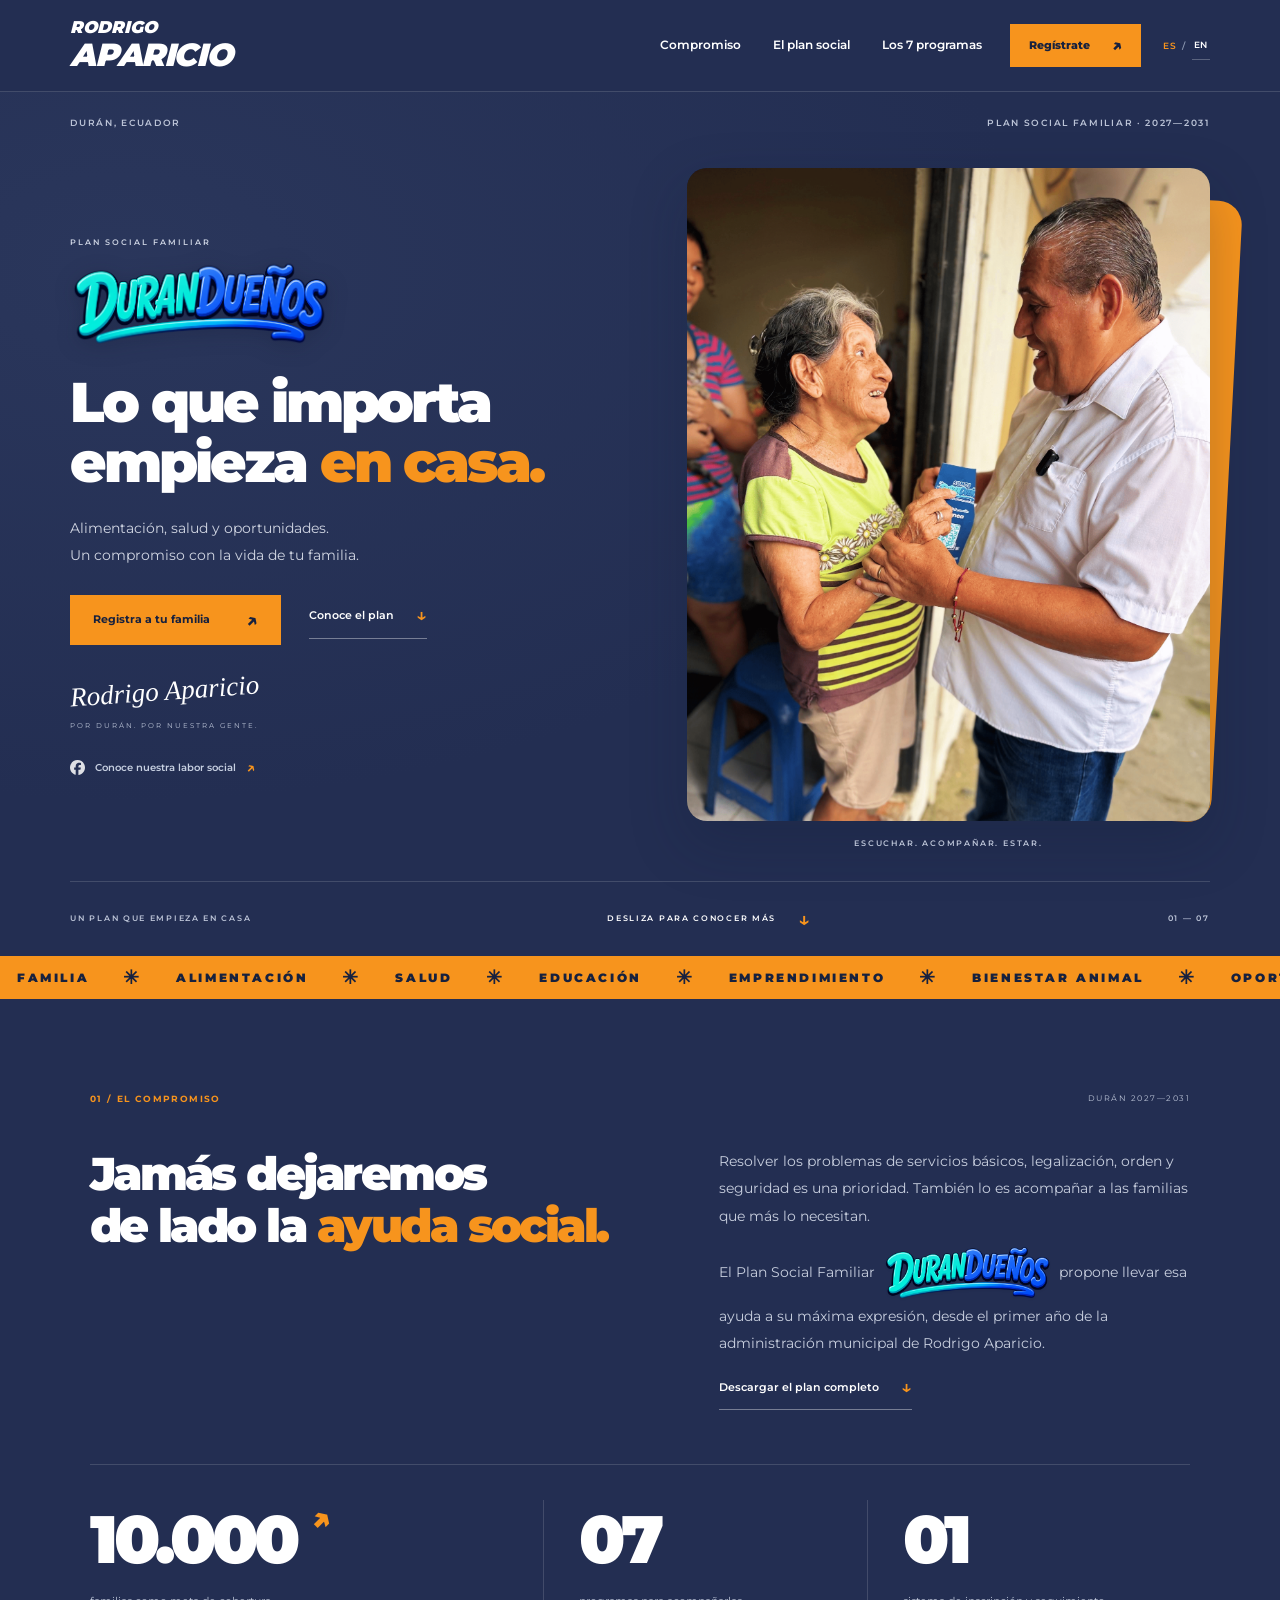
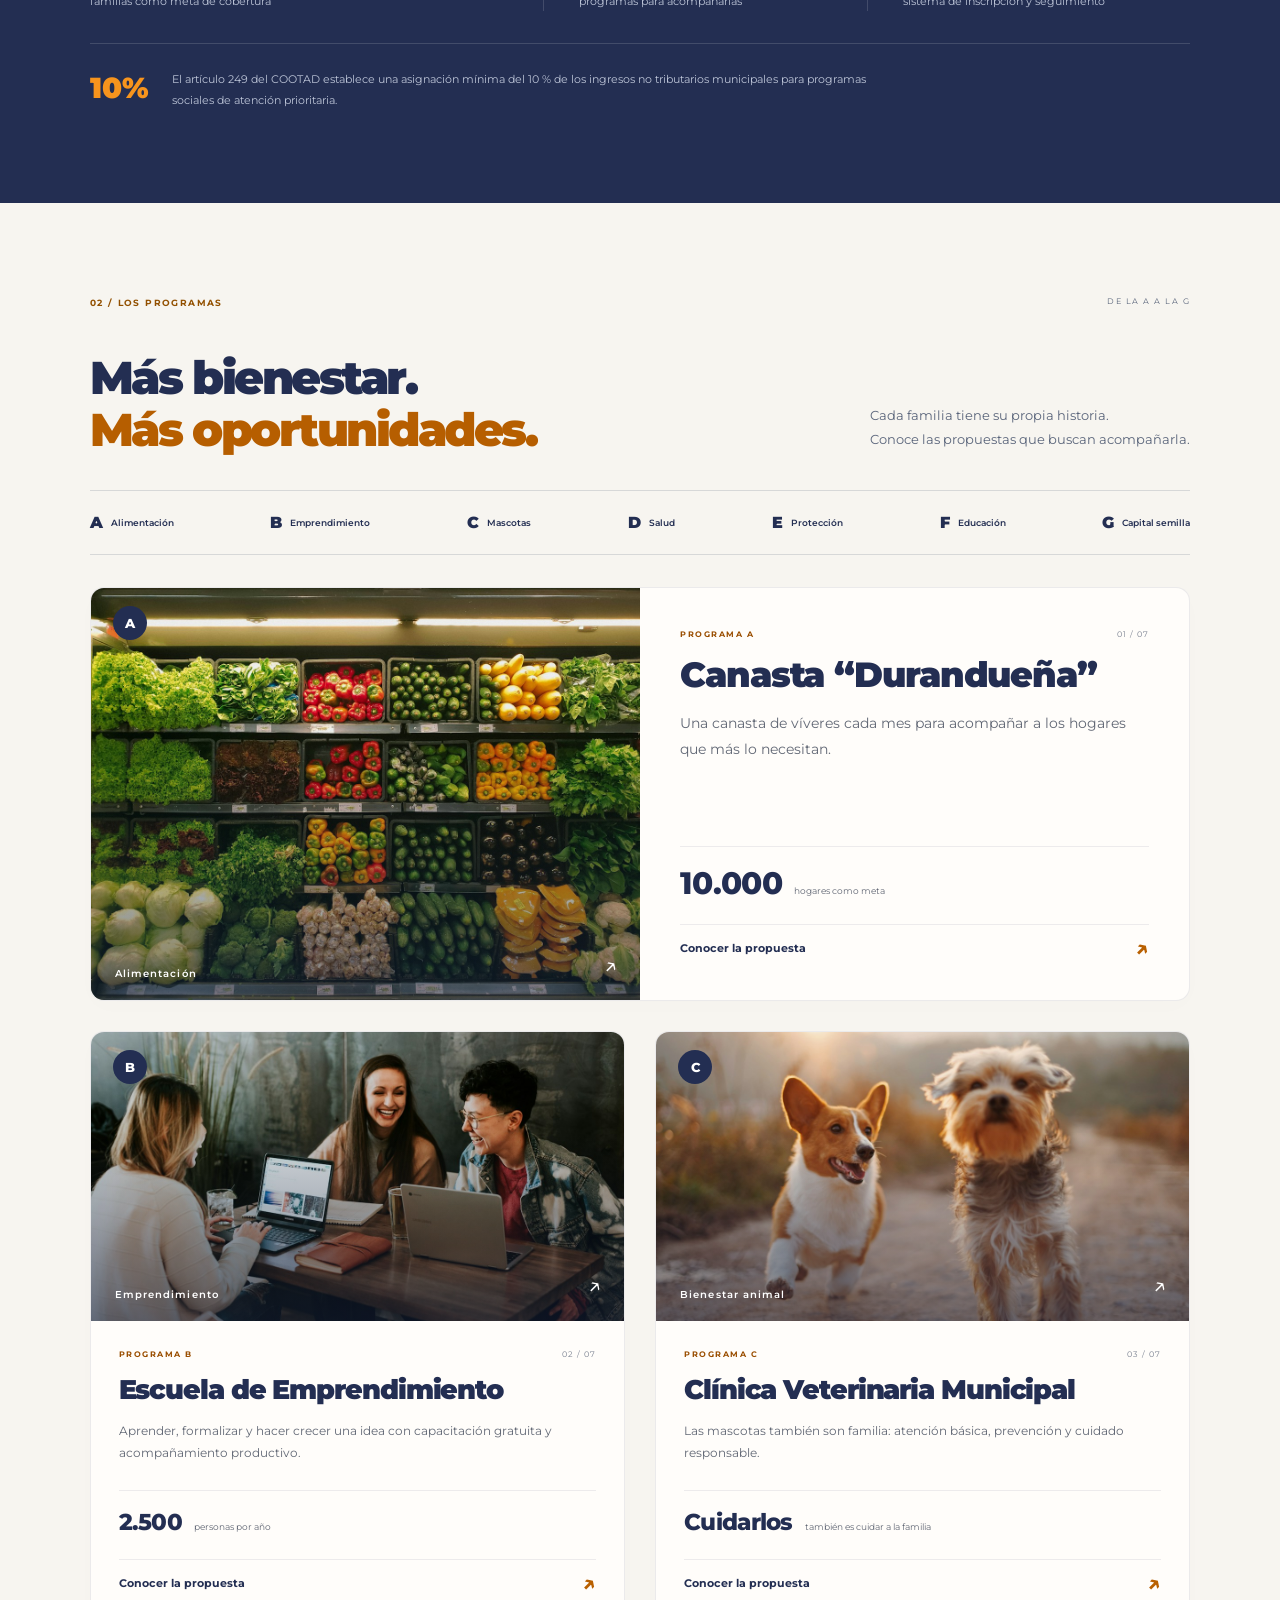
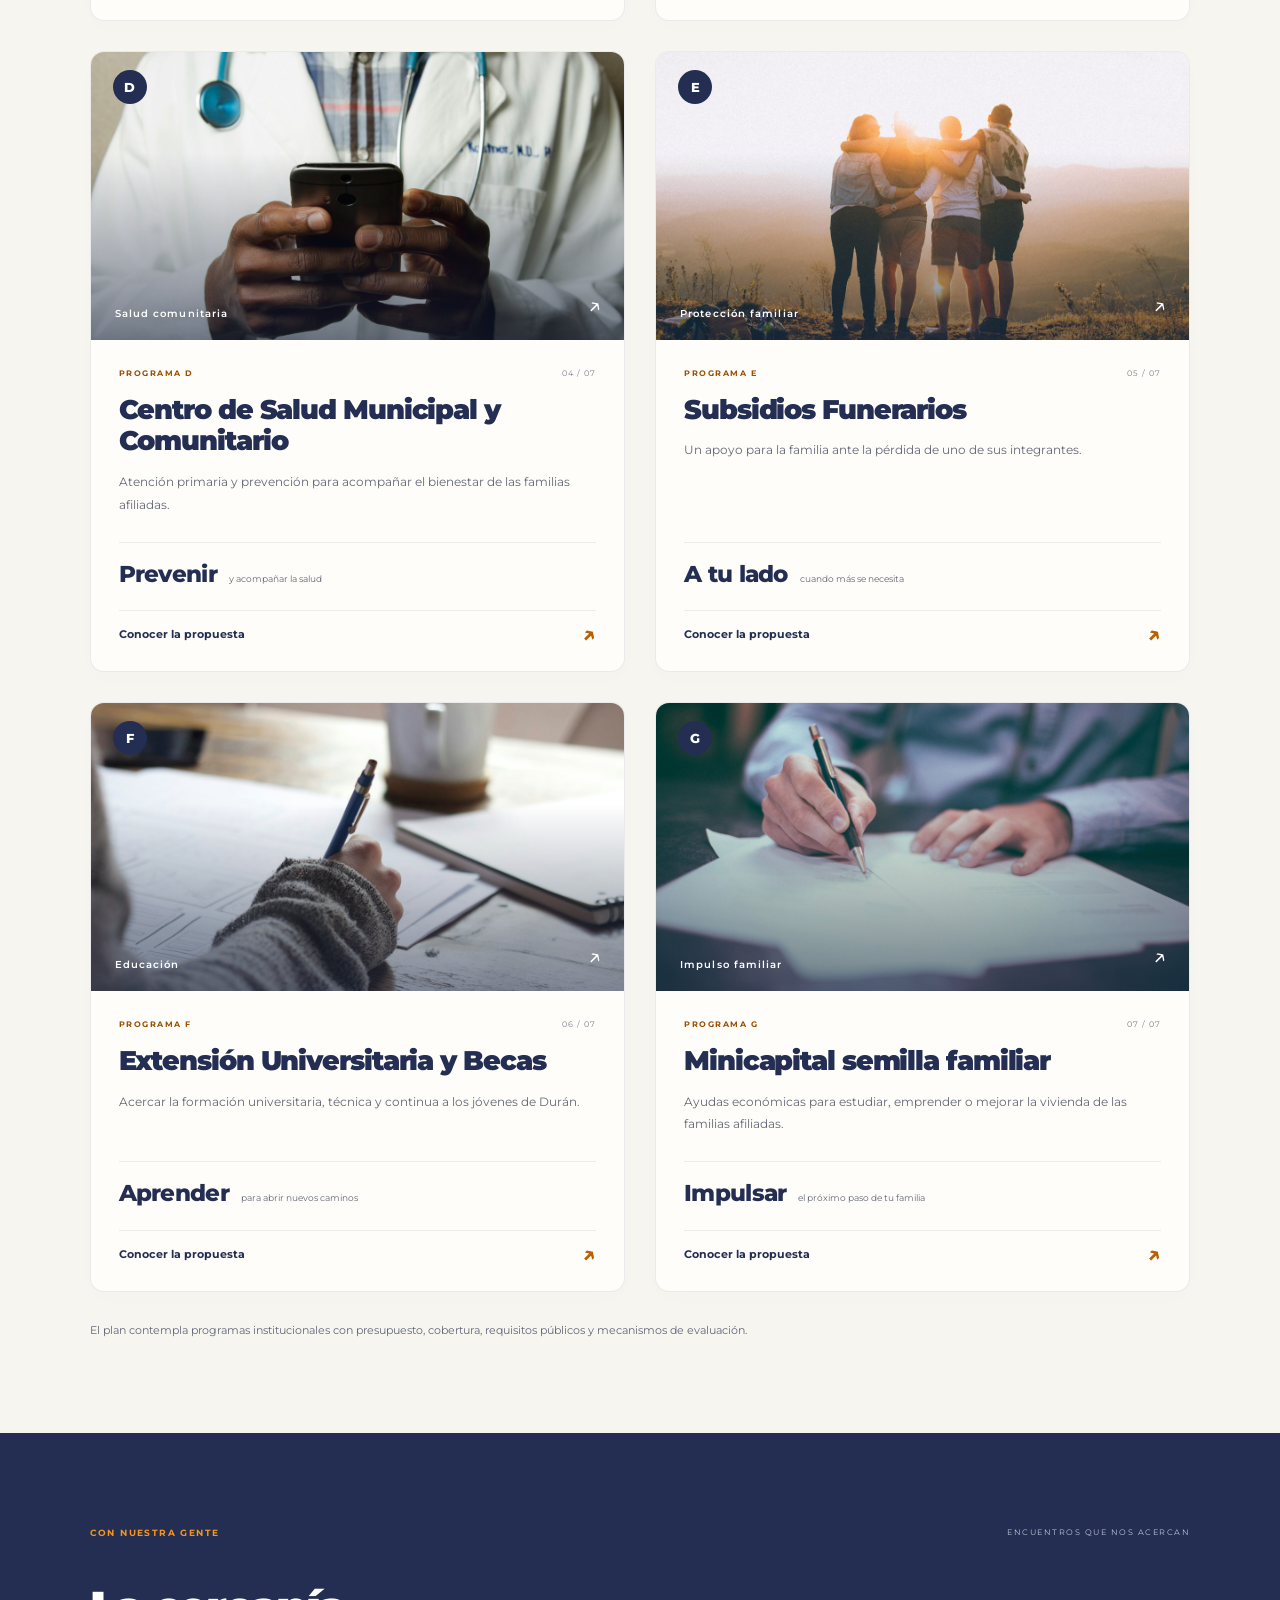
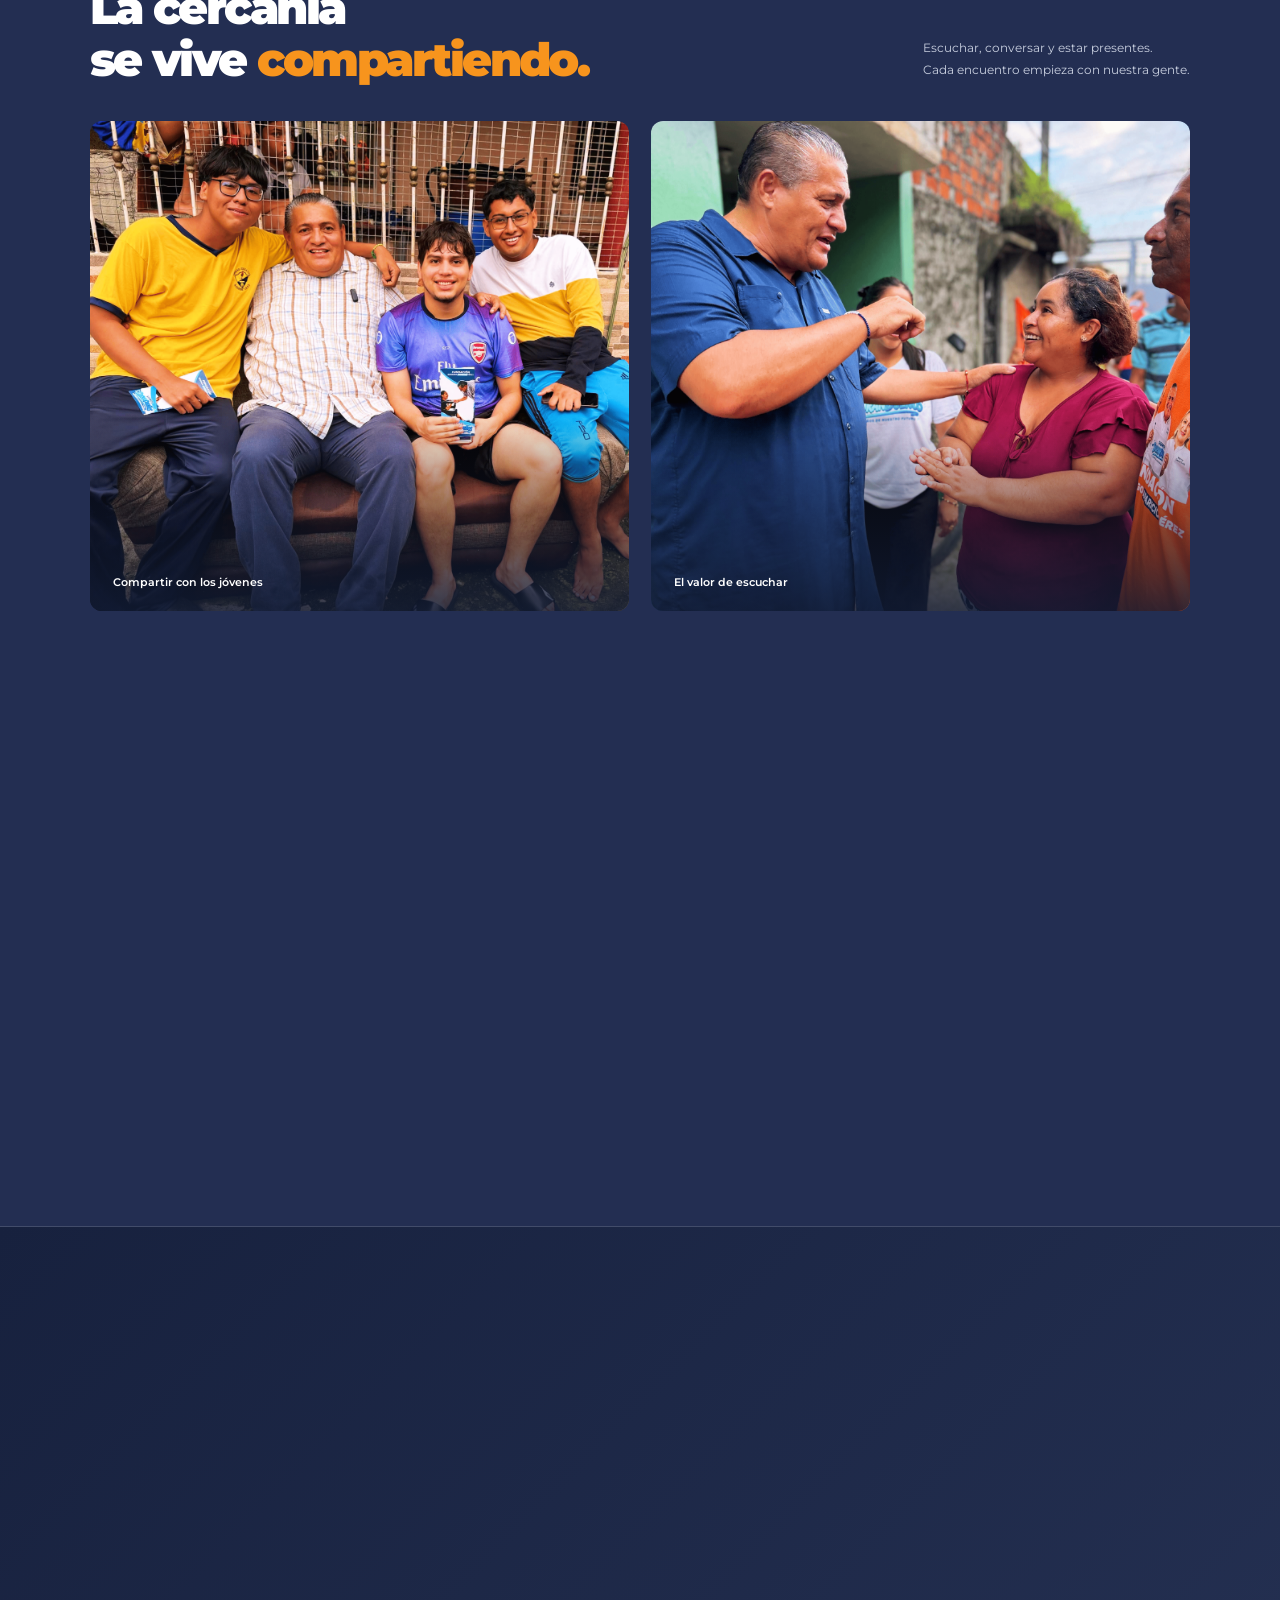
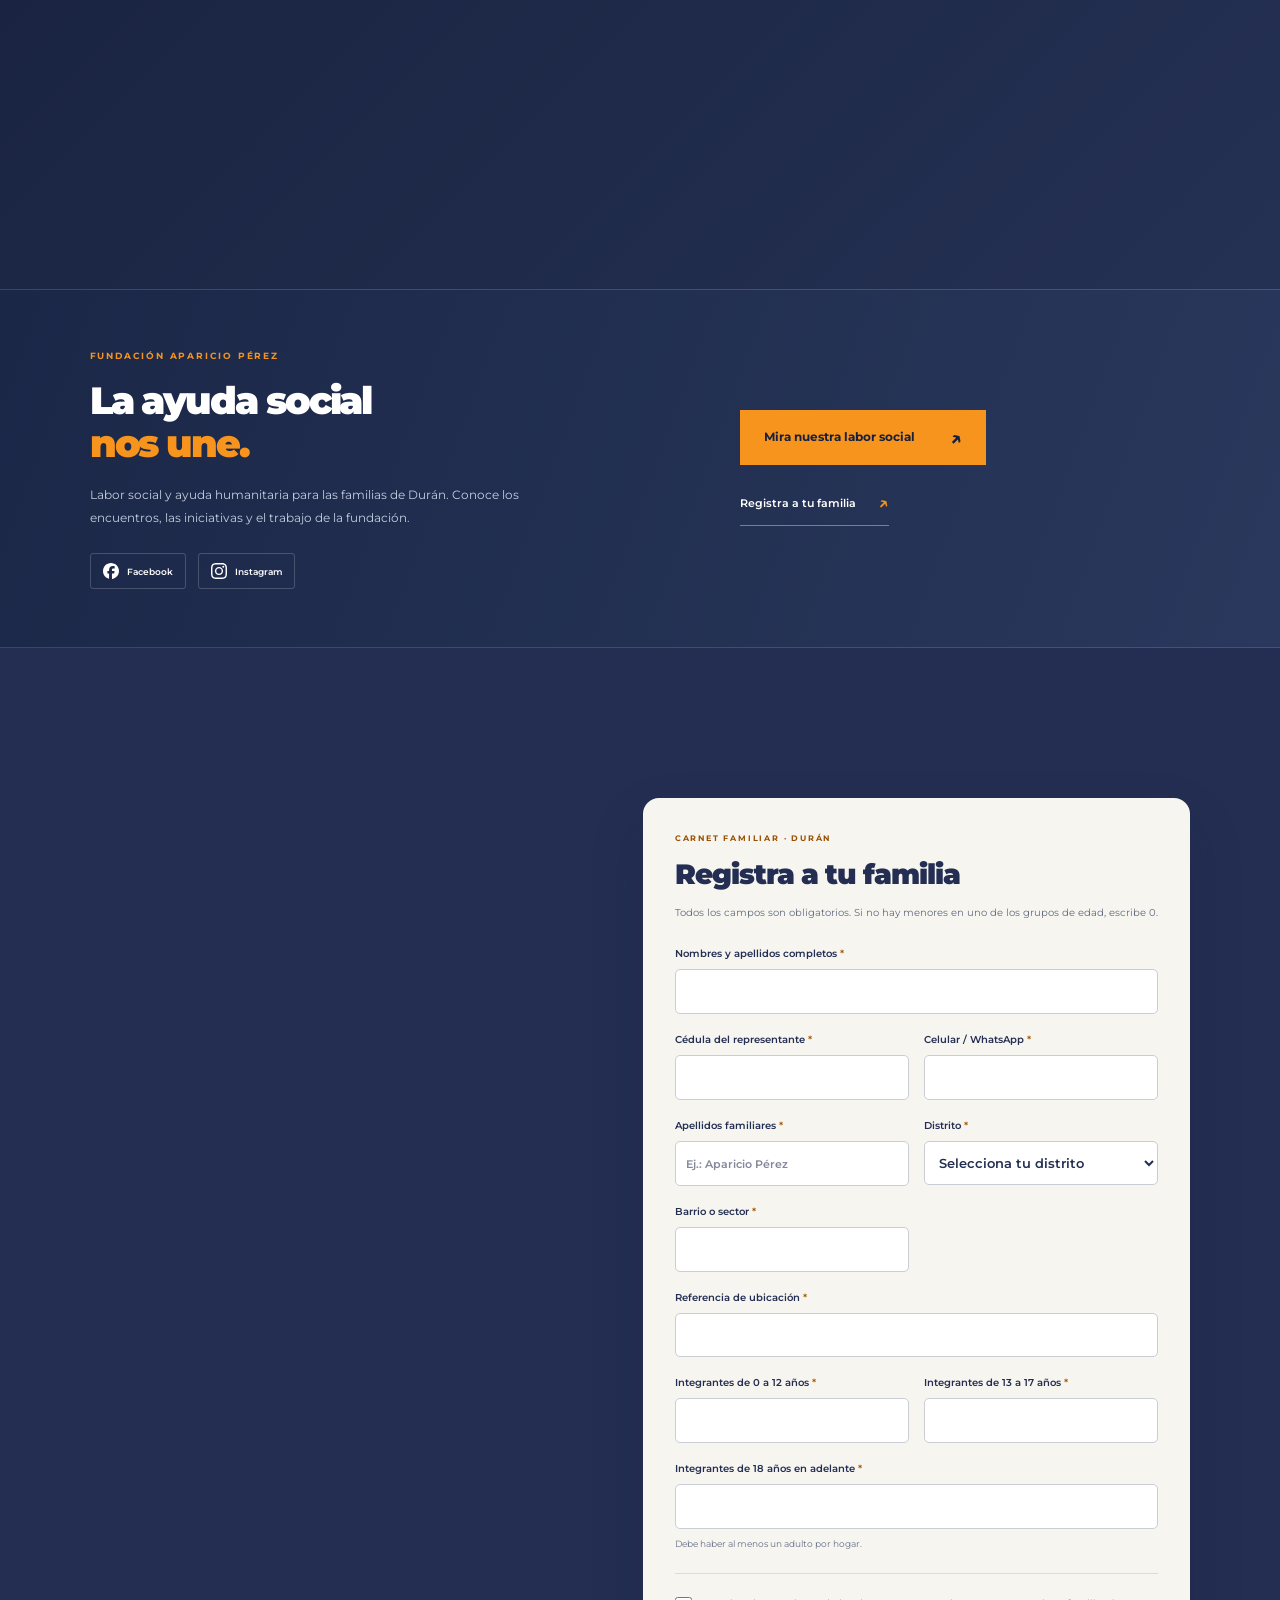
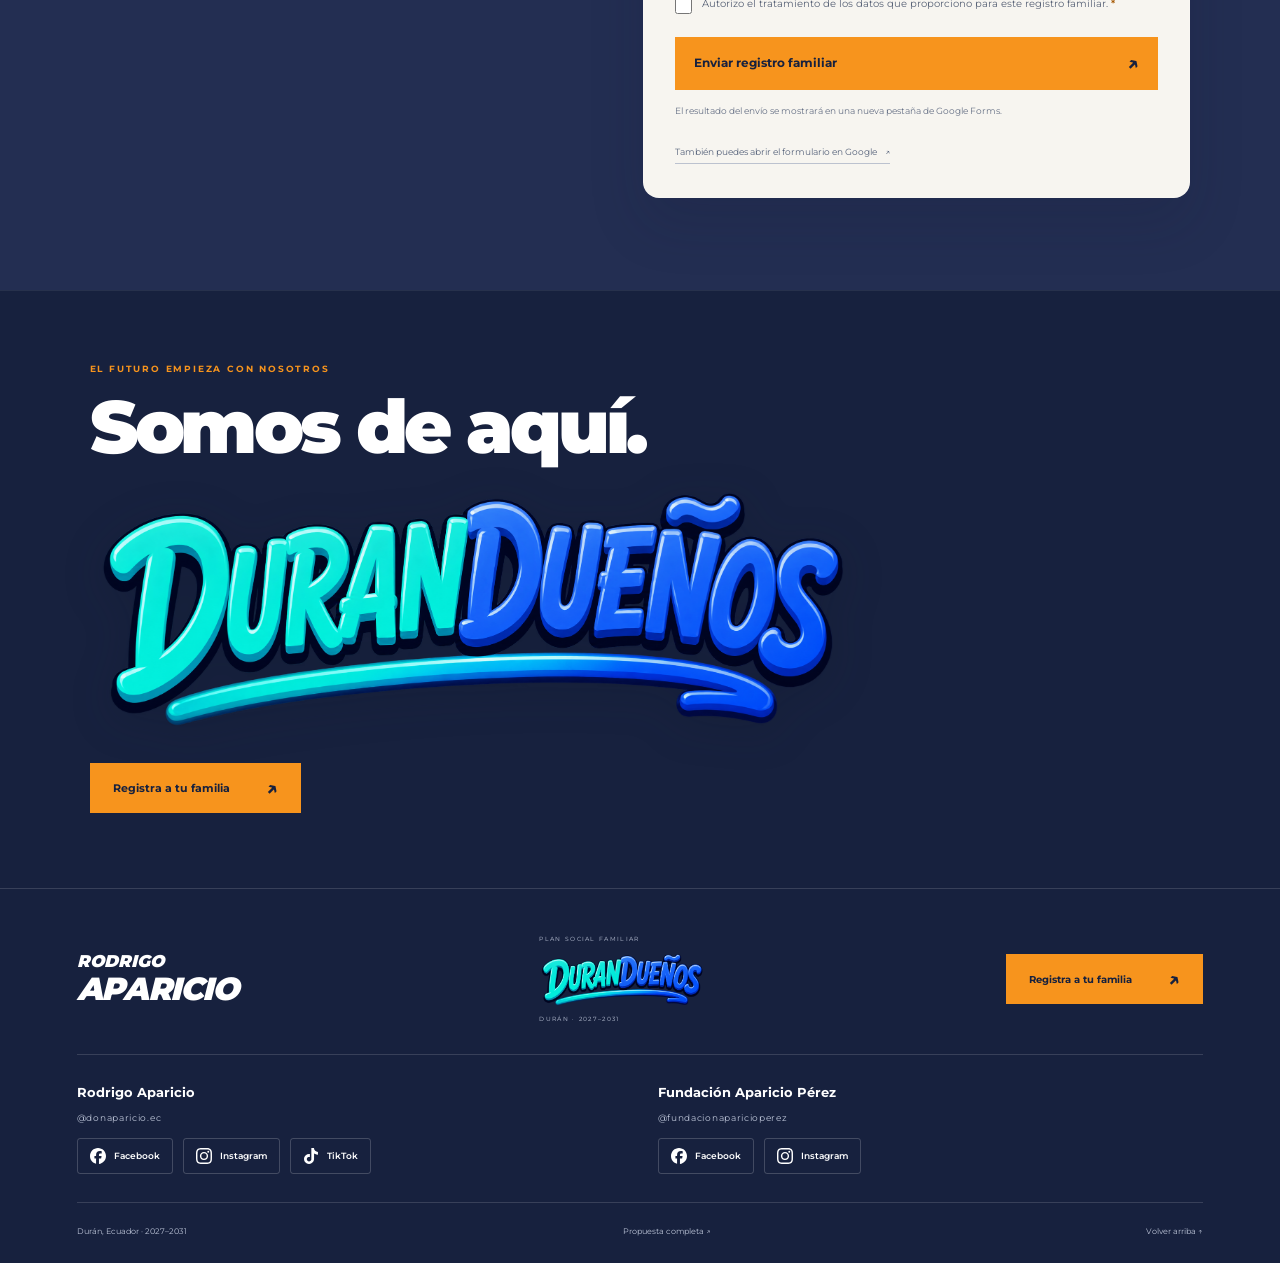
<file: index.html>
<!DOCTYPE html><html lang="es"><head><meta charset="utf-8"><meta name="viewport" content="width=device-width,initial-scale=1"><meta name="theme-color" content="#232e52"><title>Rodrigo Aparicio | Durandueños</title><meta name="description" content="Conoce el Plan Social Familiar Somos Durandueños de Rodrigo Aparicio: siete programas para las familias de Durán, 2027–2031."><meta property="og:title" content="Rodrigo Aparicio · Durandueños"><meta property="og:description" content="Siete programas. Un compromiso con las familias de Durán."><meta property="og:type" content="website"><link rel="icon" href="favicon.ico?v=revalidate-20261112" sizes="any"><link rel="icon" href="favicon-32x32.png?v=revalidate-20261112" type="image/png" sizes="32x32"><link rel="icon" href="favicon-16x16.png?v=revalidate-20261112" type="image/png" sizes="16x16"><link rel="apple-touch-icon" href="apple-touch-icon.png?v=revalidate-20261112" sizes="180x180"><link rel="manifest" href="site.webmanifest?v=revalidate-20261112"><link rel="stylesheet" href="styles.css?v=revalidate-20261112"><script src="app.js?v=revalidate-20261112" defer=""></script><link rel="alternate" hreflang="es" href="index.html"><link rel="alternate" hreflang="en" href="en.html"><link rel="alternate" hreflang="x-default" href="index.html"></head><body>
<a class="skip" href="#contenido">Ir al contenido</a>
<header class="header"><a href="#inicio" class="brand name-brand" aria-label="Rodrigo Aparicio, inicio"><span class="brand-first">RODRIGO</span><span class="brand-last">APARICIO</span></a><nav id="navigation" aria-label="Navegación principal"><a href="#rodrigo">Compromiso</a><a href="#plan">El plan social</a><a href="#programas">Los 7 programas</a></nav><div class="header-actions"><a href="#registro" class="header-register">Regístrate <span aria-hidden="true">↗</span></a><nav class="language-switch" aria-label="Idioma"><span lang="es" aria-current="page">ES</span><span aria-hidden="true">/</span><a href="en.html" lang="en" hreflang="en" aria-label="View this website in English">EN</a></nav></div><button class="menu-button" aria-label="Abrir menú" aria-expanded="false" aria-controls="navigation"><span></span><span></span></button></header>
<main id="contenido"><section class="hero" id="inicio"><div class="hero-topline"><span>DURÁN, ECUADOR</span><span>PLAN SOCIAL FAMILIAR · 2027—2031</span></div><div class="hero-grid"><div class="hero-copy"><div class="hero-program-brand"><span>PLAN SOCIAL FAMILIAR</span><img class="hero-wordmark" src="assets/duranduenos.png?v=revalidate-20261112" width="2176" height="720" alt="Durandueños" loading="eager"></div><h1>Lo que importa<br>empieza <em>en casa.</em></h1><p class="hero-description">Alimentación, salud y oportunidades.<br>Un compromiso con la vida de tu familia.</p><div class="hero-actions"><a class="button orange-button" href="#registro">Registra a tu familia <span>↗</span></a><a class="text-link" href="#programas">Conoce el plan <span>↓</span></a></div><div class="hero-signature"><span>Rodrigo Aparicio</span><small>POR DURÁN. POR NUESTRA GENTE.</small></div><a class="hero-social-cta" href="https://www.facebook.com/fundacionaparicioperez/" target="_blank" rel="noopener noreferrer"><img src="assets/social/facebook.svg?v=revalidate-20261112" alt="" width="15" height="15">Conoce nuestra labor social <span aria-hidden="true">↗</span></a></div><figure class="hero-portrait hero-community"><div class="portrait-frame"><img src="assets/comunidad/visita-vecina.webp?v=revalidate-20261112" width="3024" height="4032" alt="Rodrigo Aparicio conversa con una vecina y le toma las manos" fetchpriority="high"></div><figcaption>ESCUCHAR. ACOMPAÑAR. ESTAR.</figcaption></figure></div><div class="hero-bottom"><span>UN PLAN QUE EMPIEZA EN CASA</span><a href="#plan" aria-label="Descubrir el plan">DESLIZA PARA CONOCER MÁS <span>↓</span></a><span>01 — 07</span></div></section>
<div class="ticker" aria-hidden="true"><div class="ticker-track"><div class="ticker-group"><b class="ticker-word">FAMILIA</b><i aria-hidden="true">✳</i><b class="ticker-word">ALIMENTACIÓN</b><i aria-hidden="true">✳</i><b class="ticker-word">SALUD</b><i aria-hidden="true">✳</i><b class="ticker-word">EDUCACIÓN</b><i aria-hidden="true">✳</i><b class="ticker-word">EMPRENDIMIENTO</b><i aria-hidden="true">✳</i><b class="ticker-word">BIENESTAR ANIMAL</b><i aria-hidden="true">✳</i><b class="ticker-word">OPORTUNIDADES</b><i aria-hidden="true">✳</i><b class="ticker-word">COMUNIDAD</b><i aria-hidden="true">✳</i><b class="ticker-word">VIVIENDA</b><i aria-hidden="true">✳</i><b class="ticker-word">PROTECCIÓN FAMILIAR</b><i aria-hidden="true">✳</i><b class="ticker-word">BECAS</b><i aria-hidden="true">✳</i><b class="ticker-word">DURÁN</b><i aria-hidden="true">✳</i></div><div class="ticker-group"><b class="ticker-word">FAMILIA</b><i aria-hidden="true">✳</i><b class="ticker-word">ALIMENTACIÓN</b><i aria-hidden="true">✳</i><b class="ticker-word">SALUD</b><i aria-hidden="true">✳</i><b class="ticker-word">EDUCACIÓN</b><i aria-hidden="true">✳</i><b class="ticker-word">EMPRENDIMIENTO</b><i aria-hidden="true">✳</i><b class="ticker-word">BIENESTAR ANIMAL</b><i aria-hidden="true">✳</i><b class="ticker-word">OPORTUNIDADES</b><i aria-hidden="true">✳</i><b class="ticker-word">COMUNIDAD</b><i aria-hidden="true">✳</i><b class="ticker-word">VIVIENDA</b><i aria-hidden="true">✳</i><b class="ticker-word">PROTECCIÓN FAMILIAR</b><i aria-hidden="true">✳</i><b class="ticker-word">BECAS</b><i aria-hidden="true">✳</i><b class="ticker-word">DURÁN</b><i aria-hidden="true">✳</i></div></div></div>
<section class="intro section-pad" id="plan"><div class="section-index reveal"><span class="eyebrow">01 / EL COMPROMISO</span><span class="small-label">DURÁN 2027—2031</span></div><div class="intro-grid"><h2 class="reveal">Jamás dejaremos<br>de lado la <span class="orange">ayuda social.</span></h2><div class="intro-copy reveal"><p>Resolver los problemas de servicios básicos, legalización, orden y seguridad es una prioridad. También lo es acompañar a las familias que más lo necesitan.</p><p>El Plan Social Familiar <img class="inline-wordmark" src="assets/duranduenos.png?v=revalidate-20261112" width="2176" height="720" alt="Durandueños" loading="lazy"> propone llevar esa ayuda a su máxima expresión, desde el primer año de la administración municipal de Rodrigo Aparicio.</p><a class="text-link" href="assets/plan-social-somos-duranduenos.pdf?v=revalidate-20261112" download="">Descargar el plan completo <span>↓</span></a></div></div><div class="numbers reveal"><div><strong>10.000<span>↗</span></strong><p>familias como meta de cobertura</p></div><div><strong>07</strong><p>programas para acompañarlas</p></div><div><strong>01</strong><p>sistema de inscripción y seguimiento</p></div></div><div class="plan-funding"><strong>10%</strong><p>El artículo 249 del COOTAD establece una asignación mínima del 10 % de los ingresos no tributarios municipales para programas sociales de atención prioritaria.</p></div></section>
<section class="programs section-pad" id="programas"><div class="section-index reveal"><span class="eyebrow">02 / LOS PROGRAMAS</span><span class="small-label">DE LA A A LA G</span></div><div class="programs-heading reveal"><h2>Más bienestar.<br><span class="orange">Más oportunidades.</span></h2><p>Cada familia tiene su propia historia.<br>Conoce las propuestas que buscan acompañarla.</p></div><nav class="program-nav" aria-label="Ir a un programa"><a href="#programa-a">A <span>Alimentación</span></a><a href="#programa-b">B <span>Emprendimiento</span></a><a href="#programa-c">C <span>Mascotas</span></a><a href="#programa-d">D <span>Salud</span></a><a href="#programa-e">E <span>Protección</span></a><a href="#programa-f">F <span>Educación</span></a><a href="#programa-g">G <span>Capital semilla</span></a></nav><div class="program-list"><article class="program program-photo reveal" id="programa-a"><a class="program-photo-link" href="assets/plan-social-somos-duranduenos.pdf?v=revalidate-20261112#page=6" data-proposal="a" aria-label="Conocer la propuesta: Canasta “Durandueña”"><img class="program-photo-image" src="assets/photos/alimentacion.jpg?v=revalidate-20261112" alt="Frutas y verduras en los estantes de un mercado" width="1200" height="800" loading="lazy"><span class="photo-shade"></span><span class="program-letter">A</span><span class="photo-category">Alimentación</span><span class="photo-arrow" aria-hidden="true">↗</span></a><div class="program-card-body"><div class="program-card-top"><span class="eyebrow">PROGRAMA A</span><span class="program-number">01 / 07</span></div><h3>Canasta “Durandueña”</h3><p>Una canasta de víveres cada mes para acompañar a los hogares que más lo necesitan.</p><div class="card-fact"><strong>10.000</strong><span>hogares como meta</span></div><a class="proposal-open" href="assets/plan-social-somos-duranduenos.pdf?v=revalidate-20261112#page=6" data-proposal="a" aria-label="Conocer la propuesta: Canasta “Durandueña”">Conocer la propuesta <span aria-hidden="true">↗</span></a></div></article><article class="program program-photo reveal" id="programa-b"><a class="program-photo-link" href="assets/plan-social-somos-duranduenos.pdf?v=revalidate-20261112#page=6" data-proposal="b" aria-label="Conocer la propuesta: Escuela de Emprendimiento"><img class="program-photo-image" src="assets/photos/emprendimiento.jpg?v=revalidate-20261112" alt="Tres personas conversan y trabajan con computadoras en una mesa" width="1200" height="800" loading="lazy"><span class="photo-shade"></span><span class="program-letter">B</span><span class="photo-category">Emprendimiento</span><span class="photo-arrow" aria-hidden="true">↗</span></a><div class="program-card-body"><div class="program-card-top"><span class="eyebrow">PROGRAMA B</span><span class="program-number">02 / 07</span></div><h3>Escuela de Emprendimiento</h3><p>Aprender, formalizar y hacer crecer una idea con capacitación gratuita y acompañamiento productivo.</p><div class="card-fact"><strong>2.500</strong><span>personas por año</span></div><a class="proposal-open" href="assets/plan-social-somos-duranduenos.pdf?v=revalidate-20261112#page=6" data-proposal="b" aria-label="Conocer la propuesta: Escuela de Emprendimiento">Conocer la propuesta <span aria-hidden="true">↗</span></a></div></article><article class="program program-photo reveal" id="programa-c"><a class="program-photo-link" href="assets/plan-social-somos-duranduenos.pdf?v=revalidate-20261112#page=7" data-proposal="c" aria-label="Conocer la propuesta: Clínica Veterinaria Municipal"><img class="program-photo-image" src="assets/photos/mascotas.jpg?v=revalidate-20261112" alt="Dos perros corren juntos al aire libre" width="1200" height="800" loading="lazy"><span class="photo-shade"></span><span class="program-letter">C</span><span class="photo-category">Bienestar animal</span><span class="photo-arrow" aria-hidden="true">↗</span></a><div class="program-card-body"><div class="program-card-top"><span class="eyebrow">PROGRAMA C</span><span class="program-number">03 / 07</span></div><h3>Clínica Veterinaria Municipal</h3><p>Las mascotas también son familia: atención básica, prevención y cuidado responsable.</p><div class="card-fact"><strong>Cuidarlos</strong><span>también es cuidar a la familia</span></div><a class="proposal-open" href="assets/plan-social-somos-duranduenos.pdf?v=revalidate-20261112#page=7" data-proposal="c" aria-label="Conocer la propuesta: Clínica Veterinaria Municipal">Conocer la propuesta <span aria-hidden="true">↗</span></a></div></article><article class="program program-photo reveal" id="programa-d"><a class="program-photo-link" href="assets/plan-social-somos-duranduenos.pdf?v=revalidate-20261112#page=7" data-proposal="d" aria-label="Conocer la propuesta: Centro de Salud Municipal y Comunitario"><img class="program-photo-image" src="assets/photos/salud.jpg?v=revalidate-20261112" alt="Profesional de salud con bata y estetoscopio" width="1200" height="800" loading="lazy"><span class="photo-shade"></span><span class="program-letter">D</span><span class="photo-category">Salud comunitaria</span><span class="photo-arrow" aria-hidden="true">↗</span></a><div class="program-card-body"><div class="program-card-top"><span class="eyebrow">PROGRAMA D</span><span class="program-number">04 / 07</span></div><h3>Centro de Salud Municipal y Comunitario</h3><p>Atención primaria y prevención para acompañar el bienestar de las familias afiliadas.</p><div class="card-fact"><strong>Prevenir</strong><span>y acompañar la salud</span></div><a class="proposal-open" href="assets/plan-social-somos-duranduenos.pdf?v=revalidate-20261112#page=7" data-proposal="d" aria-label="Conocer la propuesta: Centro de Salud Municipal y Comunitario">Conocer la propuesta <span aria-hidden="true">↗</span></a></div></article><article class="program program-photo reveal" id="programa-e"><a class="program-photo-link" href="assets/plan-social-somos-duranduenos.pdf?v=revalidate-20261112#page=9" data-proposal="e" aria-label="Conocer la propuesta: Subsidios Funerarios"><img class="program-photo-image" src="assets/photos/proteccion.jpg?v=revalidate-20261112" alt="Personas se acompañan abrazadas frente a un paisaje al atardecer" width="1200" height="800" loading="lazy"><span class="photo-shade"></span><span class="program-letter">E</span><span class="photo-category">Protección familiar</span><span class="photo-arrow" aria-hidden="true">↗</span></a><div class="program-card-body"><div class="program-card-top"><span class="eyebrow">PROGRAMA E</span><span class="program-number">05 / 07</span></div><h3>Subsidios Funerarios</h3><p>Un apoyo para la familia ante la pérdida de uno de sus integrantes.</p><div class="card-fact"><strong>A tu lado</strong><span>cuando más se necesita</span></div><a class="proposal-open" href="assets/plan-social-somos-duranduenos.pdf?v=revalidate-20261112#page=9" data-proposal="e" aria-label="Conocer la propuesta: Subsidios Funerarios">Conocer la propuesta <span aria-hidden="true">↗</span></a></div></article><article class="program program-photo reveal" id="programa-f"><a class="program-photo-link" href="assets/plan-social-somos-duranduenos.pdf?v=revalidate-20261112#page=8" data-proposal="f" aria-label="Conocer la propuesta: Extensión Universitaria y Becas"><img class="program-photo-image" src="assets/photos/educacion.jpg?v=revalidate-20261112" alt="Una persona toma apuntes junto a una computadora portátil" width="1200" height="800" loading="lazy"><span class="photo-shade"></span><span class="program-letter">F</span><span class="photo-category">Educación</span><span class="photo-arrow" aria-hidden="true">↗</span></a><div class="program-card-body"><div class="program-card-top"><span class="eyebrow">PROGRAMA F</span><span class="program-number">06 / 07</span></div><h3>Extensión Universitaria y Becas</h3><p>Acercar la formación universitaria, técnica y continua a los jóvenes de Durán.</p><div class="card-fact"><strong>Aprender</strong><span>para abrir nuevos caminos</span></div><a class="proposal-open" href="assets/plan-social-somos-duranduenos.pdf?v=revalidate-20261112#page=8" data-proposal="f" aria-label="Conocer la propuesta: Extensión Universitaria y Becas">Conocer la propuesta <span aria-hidden="true">↗</span></a></div></article><article class="program program-photo reveal" id="programa-g"><a class="program-photo-link" href="assets/plan-social-somos-duranduenos.pdf?v=revalidate-20261112#page=9" data-proposal="g" aria-label="Conocer la propuesta: Minicapital semilla familiar"><img class="program-photo-image" src="assets/photos/capital.jpg?v=revalidate-20261112" alt="Una persona escribe sobre documentos en una mesa de trabajo" width="1200" height="800" loading="lazy"><span class="photo-shade"></span><span class="program-letter">G</span><span class="photo-category">Impulso familiar</span><span class="photo-arrow" aria-hidden="true">↗</span></a><div class="program-card-body"><div class="program-card-top"><span class="eyebrow">PROGRAMA G</span><span class="program-number">07 / 07</span></div><h3>Minicapital semilla familiar</h3><p>Ayudas económicas para estudiar, emprender o mejorar la vivienda de las familias afiliadas.</p><div class="card-fact"><strong>Impulsar</strong><span>el próximo paso de tu familia</span></div><a class="proposal-open" href="assets/plan-social-somos-duranduenos.pdf?v=revalidate-20261112#page=9" data-proposal="g" aria-label="Conocer la propuesta: Minicapital semilla familiar">Conocer la propuesta <span aria-hidden="true">↗</span></a></div></article></div><p class="program-note">El plan contempla programas institucionales con presupuesto, cobertura, requisitos públicos y mecanismos de evaluación.</p></section>
<section class="community section-pad" id="comunidad"><div class="section-index reveal"><span class="eyebrow">CON NUESTRA GENTE</span><span class="small-label">ENCUENTROS QUE NOS ACERCAN</span></div><div class="community-heading reveal"><h2>La cercanía<br>se vive <span class="orange">compartiendo.</span></h2><p>Escuchar, conversar y estar presentes.<br>Cada encuentro empieza con nuestra gente.</p></div><div class="community-gallery"><figure class="community-shot reveal"><img src="assets/comunidad/encuentro-jovenes.webp?v=revalidate-20261112" alt="Rodrigo Aparicio comparte un momento con tres jóvenes sentados en una banca" width="2680" height="2891" loading="lazy"><figcaption>Compartir con los jóvenes</figcaption></figure><figure class="community-shot reveal"><img src="assets/comunidad/conversacion-vecinos.webp?v=revalidate-20261112" alt="Rodrigo Aparicio conversa con una vecina durante un encuentro" width="3024" height="3554" loading="lazy"><figcaption>El valor de escuchar</figcaption></figure><figure class="community-shot community-wide reveal"><img src="assets/comunidad/recorrido-comercios.webp?v=revalidate-20261112" alt="Rodrigo Aparicio saluda a una vecina en un local comercial" width="3120" height="3120" loading="lazy"><figcaption>Recorridos y conversaciones</figcaption></figure></div></section><section class="rodrigo section-pad" id="rodrigo"><figure class="rodrigo-mark personal-portrait reveal"><img src="assets/rodrigo-aparicio-retrato.jpg?v=revalidate-20261112" alt="Rodrigo Aparicio mira a la cámara y saluda con el pulgar hacia arriba" width="680" height="810" loading="lazy"><figcaption><span>RODRIGO<br>APARICIO</span></figcaption></figure><div class="rodrigo-copy reveal"><p class="eyebrow">03 / COMPROMISO CON LA COMUNIDAD</p><h2>Una vocación<br>de <span class="orange">servicio.</span></h2><p>A través de la Fundación Rodrigo Aparicio Pérez, la ayuda social ha tomado forma en donaciones, brigadas médicas y veterinarias, capacitaciones y ferias de emprendimiento.</p><blockquote>“Jamás dejaremos de lado la ayuda social.”</blockquote><span class="signature">Rodrigo Aparicio</span><div class="social-profiles"><span class="social-handle">@donaparicio.ec</span><div class="social-links"><a class="social-link" href="https://www.facebook.com/donaparicio.ec/" target="_blank" rel="noopener noreferrer" aria-label="Facebook de donaparicio.ec"><img src="assets/social/facebook.svg?v=revalidate-20261112" width="19" height="19" alt=""><span>Facebook</span></a><a class="social-link" href="https://www.instagram.com/donaparicio.ec/" target="_blank" rel="noopener noreferrer" aria-label="Instagram de donaparicio.ec"><img src="assets/social/instagram.svg?v=revalidate-20261112" width="19" height="19" alt=""><span>Instagram</span></a><a class="social-link" href="https://www.tiktok.com/@donaparicio.ec" target="_blank" rel="noopener noreferrer" aria-label="TikTok de donaparicio.ec"><img src="assets/social/tiktok.svg?v=revalidate-20261112" width="19" height="19" alt=""><span>TikTok</span></a></div></div></div></section>
<section class="foundation-band section-pad"><div><p class="eyebrow">FUNDACIÓN APARICIO PÉREZ</p><h2>La ayuda social<br><span class="orange">nos une.</span></h2><p>Labor social y ayuda humanitaria para las familias de Durán. Conoce los encuentros, las iniciativas y el trabajo de la fundación.</p><div class="social-links"><a class="social-link" href="https://www.facebook.com/fundacionaparicioperez/" target="_blank" rel="noopener noreferrer" aria-label="Facebook de fundacionaparicioperez"><img src="assets/social/facebook.svg?v=revalidate-20261112" width="19" height="19" alt=""><span>Facebook</span></a><a class="social-link" href="https://www.instagram.com/fundacionaparicioperez/" target="_blank" rel="noopener noreferrer" aria-label="Instagram de fundacionaparicioperez"><img src="assets/social/instagram.svg?v=revalidate-20261112" width="19" height="19" alt=""><span>Instagram</span></a></div></div><div class="foundation-actions"><a class="button orange-button" href="https://www.facebook.com/fundacionaparicioperez/" target="_blank" rel="noopener noreferrer">Mira nuestra labor social <span>↗</span></a><a class="text-link" href="#registro">Registra a tu familia <span>↗</span></a></div></section><section class="families registration-section section-pad" id="familias"><div class="section-index reveal"><span class="eyebrow">04 / REGISTRO FAMILIAR</span><span class="small-label">EL PRIMER PASO PARA TU HOGAR</span></div><div class="registration-grid" id="registro"><div class="registration-story reveal"><img class="registration-wordmark" src="assets/duranduenos.png?v=revalidate-20261112" width="2176" height="720" alt="Durandueños" loading="lazy"><h2>Tu familia.<br><span class="orange">Nuestro compromiso.</span></h2><p>Registra los datos del jefe o jefa de hogar y de los integrantes de tu familia para el carnet familiar.</p><figure class="registration-photo"><img src="assets/comunidad/encuentro-comunidad.webp?v=revalidate-20261112" width="4032" height="3024" alt="Rodrigo Aparicio junto a un grupo de vecinos y familias" loading="lazy"><figcaption>Un plan que empieza en las familias</figcaption></figure><div class="registration-points"><span><b>01</b> Completa tus datos</span><span><b>02</b> Revisa la información de tu hogar</span><span><b>03</b> Envía tu registro</span></div><p class="registration-explanation">El registro es el primer paso del proceso. La calificación y el acceso a los beneficios estarán sujetos a los requisitos de cada programa.</p><a class="text-link" href="assets/plan-social-somos-duranduenos.pdf?v=revalidate-20261112" target="_blank" rel="noopener">Consulta el plan completo <span>↗</span></a></div><div class="registration-card reveal"><div class="registration-card-head"><span class="eyebrow">CARNET FAMILIAR · DURÁN</span><h3>Registra a tu familia</h3><p>Todos los campos son obligatorios. Si no hay menores en uno de los grupos de edad, escribe 0.</p></div><form id="family-form" action="https://docs.google.com/forms/d/e/1FAIpQLSfVVML2ToPmvagncjsfRIB1ZM5KZGLEKYoaeZqDF_1l52rRVw/formResponse" method="POST" target="_blank" rel="noopener noreferrer" aria-label="Registro familiar"><input type="hidden" name="fvv" value="1"><input type="hidden" name="pageHistory" value="0"><div class="registration-fields"><label class="wide" for="registro-representante"><span>Nombres y apellidos completos <b aria-hidden="true">*</b></span><input id="registro-representante" name="entry.1926352606" type="text" autocomplete="name" maxlength="120" required=""></label><label class="" for="registro-cedula"><span>Cédula del representante <b aria-hidden="true">*</b></span><input id="registro-cedula" name="entry.647804699" type="text" inputmode="numeric" pattern="[0-9]{10}" minlength="10" maxlength="10" title="Escribe los 10 dígitos de tu cédula, sin espacios ni guiones." required=""></label><label class="" for="registro-telefono"><span>Celular / WhatsApp <b aria-hidden="true">*</b></span><input id="registro-telefono" name="entry.1271461771" type="tel" autocomplete="tel" pattern="(09[0-9]{8}|[+]5939[0-9]{8})" title="Escribe tu celular como 0991234567 o +593991234567, sin espacios ni guiones." required=""></label><label class="" for="registro-familia"><span>Apellidos familiares <b aria-hidden="true">*</b></span><input id="registro-familia" name="entry.1056012508" type="text" maxlength="120" placeholder="Ej.: Aparicio Pérez" required=""></label><label for="registro-distrito"><span>Distrito <b aria-hidden="true">*</b></span><select id="registro-distrito" name="entry.1814688568" required=""><option value="">Selecciona tu distrito</option><option value="Distrito 1">Distrito 1</option><option value="Distrito 2">Distrito 2</option><option value="Distrito 3">Distrito 3</option></select></label><label class="" for="registro-sector"><span>Barrio o sector <b aria-hidden="true">*</b></span><input id="registro-sector" name="entry.1822201441" type="text" autocomplete="address-line1" maxlength="200" required=""></label><label class="wide" for="registro-referencia"><span>Referencia de ubicación <b aria-hidden="true">*</b></span><input id="registro-referencia" name="entry.1537436141" type="text" maxlength="250" required=""></label><label class="" for="registro-menores12"><span>Integrantes de 0 a 12 años <b aria-hidden="true">*</b></span><input id="registro-menores12" name="entry.1106739097" type="text" inputmode="numeric" pattern="[0-9]+" title="Escribe un número entero, como 0, 1 o 2." required=""></label><label class="" for="registro-adolescentes"><span>Integrantes de 13 a 17 años <b aria-hidden="true">*</b></span><input id="registro-adolescentes" name="entry.639034366" type="text" inputmode="numeric" pattern="[0-9]+" title="Escribe un número entero, como 0, 1 o 2." required=""></label><label class="wide" for="registro-adultos"><span>Integrantes de 18 años en adelante <b aria-hidden="true">*</b></span><input id="registro-adultos" name="entry.1195699111" type="text" inputmode="numeric" pattern="[1-9]+" title="Escribe la cantidad de adultos del hogar. Debe haber al menos uno." required=""><small class="field-helper">Debe haber al menos un adulto por hogar.</small></label></div><label class="registration-consent"><input type="checkbox" name="entry.1658887415" value="Sí" required=""><span>Autorizo el tratamiento de los datos que proporciono para este registro familiar. <b aria-hidden="true">*</b></span></label><button class="button orange-button registration-submit" type="submit">Enviar registro familiar <span aria-hidden="true">↗</span></button><p class="registration-submit-note">El resultado del envío se mostrará en una nueva pestaña de Google Forms.</p><p id="form-status" role="status" aria-live="polite"></p><a class="registration-direct" href="https://docs.google.com/forms/d/e/1FAIpQLSfVVML2ToPmvagncjsfRIB1ZM5KZGLEKYoaeZqDF_1l52rRVw/viewform?hl=es" target="_blank" rel="noopener noreferrer">También puedes abrir el formulario en Google <span aria-hidden="true">↗</span></a></form></div></div></section>
<section class="closing section-pad"><p class="eyebrow reveal">EL FUTURO EMPIEZA CON NOSOTROS</p><div class="closing-brand reveal"><h2>Somos de aquí.</h2><img class="closing-wordmark" src="assets/duranduenos.png?v=revalidate-20261112" width="2176" height="720" alt="Durandueños" loading="lazy"></div><a class="button light-button" href="#registro">Registra a tu familia <span>↗</span></a><div class="closing-outline" aria-hidden="true">DURÁN</div></section>
</main><footer class="footer"><div class="footer-top"><a href="#inicio" class="brand name-brand" aria-label="Rodrigo Aparicio, inicio"><span class="brand-first">RODRIGO</span><span class="brand-last">APARICIO</span></a><div class="footer-plan"><span>PLAN SOCIAL FAMILIAR</span><img class="footer-wordmark" src="assets/duranduenos.png?v=revalidate-20261112" width="2176" height="720" alt="Durandueños" loading="lazy"><small>DURÁN · 2027–2031</small></div><a class="button orange-button" href="#registro">Registra a tu familia <span>↗</span></a></div><div class="footer-social"><div><h3>Rodrigo Aparicio</h3><span class="social-handle">@donaparicio.ec</span><div class="social-links"><a class="social-link" href="https://www.facebook.com/donaparicio.ec/" target="_blank" rel="noopener noreferrer" aria-label="Facebook de donaparicio.ec"><img src="assets/social/facebook.svg?v=revalidate-20261112" width="19" height="19" alt=""><span>Facebook</span></a><a class="social-link" href="https://www.instagram.com/donaparicio.ec/" target="_blank" rel="noopener noreferrer" aria-label="Instagram de donaparicio.ec"><img src="assets/social/instagram.svg?v=revalidate-20261112" width="19" height="19" alt=""><span>Instagram</span></a><a class="social-link" href="https://www.tiktok.com/@donaparicio.ec" target="_blank" rel="noopener noreferrer" aria-label="TikTok de donaparicio.ec"><img src="assets/social/tiktok.svg?v=revalidate-20261112" width="19" height="19" alt=""><span>TikTok</span></a></div></div><div><h3>Fundación Aparicio Pérez</h3><span class="social-handle">@fundacionaparicioperez</span><div class="social-links"><a class="social-link" href="https://www.facebook.com/fundacionaparicioperez/" target="_blank" rel="noopener noreferrer" aria-label="Facebook de fundacionaparicioperez"><img src="assets/social/facebook.svg?v=revalidate-20261112" width="19" height="19" alt=""><span>Facebook</span></a><a class="social-link" href="https://www.instagram.com/fundacionaparicioperez/" target="_blank" rel="noopener noreferrer" aria-label="Instagram de fundacionaparicioperez"><img src="assets/social/instagram.svg?v=revalidate-20261112" width="19" height="19" alt=""><span>Instagram</span></a></div></div></div><div class="footer-bottom"><span>Durán, Ecuador · 2027–2031</span><a href="assets/plan-social-somos-duranduenos.pdf?v=revalidate-20261112" target="_blank" rel="noopener">Propuesta completa ↗</a><a href="#inicio">Volver arriba ↑</a></div></footer>

<dialog class="proposal-dialog" id="propuesta-a" aria-labelledby="propuesta-title-a"><div class="proposal-dialog-top"><div><span class="eyebrow">PLAN SOCIAL FAMILIAR · 2027—2031</span><img class="dialog-wordmark" src="assets/duranduenos.png?v=revalidate-20261112" width="2176" height="720" alt="Durandueños" loading="lazy"></div><button class="close-button proposal-close" type="button" aria-label="Cerrar propuesta" autofocus="">×</button></div><figure class="proposal-hero"><img src="assets/photos/alimentacion.jpg?v=revalidate-20261112" alt="Frutas y verduras en los estantes de un mercado" width="1200" height="800" loading="lazy"><figcaption>PROGRAMA A · ALIMENTACIÓN</figcaption></figure><div class="proposal-dialog-body"><span class="eyebrow">Alimentación</span><h2 id="propuesta-title-a">Canasta “Durandueña”</h2><p class="proposal-lead">Que lo esencial llegue a casa.</p><div class="proposal-fact"><strong>10.000</strong><span>hogares como meta</span></div><p>La Canasta “Durandueña” es la propuesta de asistencia alimentaria del Plan Social Familiar. Está dirigida a 10.000 hogares vulnerables del cantón y contempla la entrega de canastas de víveres mensuales durante la administración municipal de Rodrigo Aparicio.</p><p>La alimentación forma parte de las necesidades cotidianas de una familia. Por eso, esta iniciativa se plantea como un apoyo periódico a los hogares, dentro de un plan que también reúne salud, educación y oportunidades de emprendimiento. La cobertura propuesta busca que este apoyo llegue de forma periódica a las familias que más lo necesitan.</p><section class="proposal-includes"><h3>Qué contempla</h3><ul><li>Canastas de víveres con una frecuencia mensual.</li><li>Asistencia alimentaria dirigida a hogares en situación de vulnerabilidad.</li><li>Una meta de cobertura de 10.000 hogares del cantón.</li><li>Continuidad durante la administración municipal propuesta.</li></ul></section><section class="proposal-audience"><h3>¿A quién se dirige?</h3><p>Hogares vulnerables de Durán, mediante el proceso de inscripción y calificación familiar del plan.</p></section><section class="proposal-context"><h3>Implementación del programa</h3><p>El programa se integraría al sistema municipal único de inscripción y seguimiento. Su institucionalización contempla presupuesto, cobertura, requisitos públicos y mecanismos de evaluación.</p></section><div class="proposal-links"><a class="button orange-button" href="#registro" data-go-family="">Registrar a mi familia <span>↗</span></a><a class="text-link" href="assets/plan-social-somos-duranduenos.pdf?v=revalidate-20261112#page=6" target="_blank" rel="noopener">Leer en el plan · p. 6 <span>↗</span></a></div><div class="proposal-pagination"><span>01 DE 07 PROPUESTAS</span><button type="button" data-next-proposal="b">Siguiente propuesta <span>→</span></button></div></div></dialog><dialog class="proposal-dialog" id="propuesta-b" aria-labelledby="propuesta-title-b"><div class="proposal-dialog-top"><div><span class="eyebrow">PLAN SOCIAL FAMILIAR · 2027—2031</span><img class="dialog-wordmark" src="assets/duranduenos.png?v=revalidate-20261112" width="2176" height="720" alt="Durandueños" loading="lazy"></div><button class="close-button proposal-close" type="button" aria-label="Cerrar propuesta" autofocus="">×</button></div><figure class="proposal-hero"><img src="assets/photos/emprendimiento.jpg?v=revalidate-20261112" alt="Tres personas conversan y trabajan con computadoras en una mesa" width="1200" height="800" loading="lazy"><figcaption>PROGRAMA B · EMPRENDIMIENTO</figcaption></figure><div class="proposal-dialog-body"><span class="eyebrow">Emprendimiento</span><h2 id="propuesta-title-b">Escuela de Emprendimiento</h2><p class="proposal-lead">Herramientas para dar el siguiente paso.</p><div class="proposal-fact"><strong>2.500</strong><span>personas por año</span></div><p>La Escuela de Emprendimiento propone capacitar gratuitamente a 2.500 personas al año. La formación reúne herramientas de gestión, conocimientos digitales y oficios para apoyar a quienes buscan desarrollar una actividad productiva.</p><p>El programa incluye administración, ventas, marketing digital, inteligencia artificial, costos y formalización de negocios. A estos contenidos se suma el acompañamiento productivo. La formación y el apoyo al desarrollo del emprendimiento se plantean como partes de una misma iniciativa.</p><section class="proposal-includes"><h3>Las áreas de capacitación</h3><ul><li>Administración y costos para la gestión del negocio.</li><li>Ventas y marketing digital.</li><li>Inteligencia artificial aplicada al aprendizaje y la actividad productiva.</li><li>Oficios y formalización de negocios.</li><li>Acompañamiento productivo.</li></ul></section><section class="proposal-audience"><h3>¿A quién se dirige?</h3><p>Personas que buscan formación para emprender o fortalecer su actividad productiva en Durán. La meta anual propuesta es de 2.500 participantes.</p></section><section class="proposal-context"><h3>Implementación del programa</h3><p>La capacitación se plantea como un programa institucional gratuito. La cobertura, los requisitos públicos y la evaluación formarían parte de su implementación dentro del plan social.</p></section><div class="proposal-links"><a class="button orange-button" href="#registro" data-go-family="">Registrar a mi familia <span>↗</span></a><a class="text-link" href="assets/plan-social-somos-duranduenos.pdf?v=revalidate-20261112#page=6" target="_blank" rel="noopener">Leer en el plan · p. 6 <span>↗</span></a></div><div class="proposal-pagination"><span>02 DE 07 PROPUESTAS</span><button type="button" data-next-proposal="c">Siguiente propuesta <span>→</span></button></div></div></dialog><dialog class="proposal-dialog" id="propuesta-c" aria-labelledby="propuesta-title-c"><div class="proposal-dialog-top"><div><span class="eyebrow">PLAN SOCIAL FAMILIAR · 2027—2031</span><img class="dialog-wordmark" src="assets/duranduenos.png?v=revalidate-20261112" width="2176" height="720" alt="Durandueños" loading="lazy"></div><button class="close-button proposal-close" type="button" aria-label="Cerrar propuesta" autofocus="">×</button></div><figure class="proposal-hero"><img src="assets/photos/mascotas.jpg?v=revalidate-20261112" alt="Dos perros corren juntos al aire libre" width="1200" height="800" loading="lazy"><figcaption>PROGRAMA C · BIENESTAR ANIMAL</figcaption></figure><div class="proposal-dialog-body"><span class="eyebrow">Bienestar animal</span><h2 id="propuesta-title-c">Clínica Veterinaria Municipal</h2><p class="proposal-lead">Una familia incluye a sus mascotas.</p><div class="proposal-fact"><strong>Cuidarlos</strong><span>también es cuidar a la familia</span></div><p>La propuesta de Clínica Veterinaria Municipal incorpora a las mascotas a los beneficios del carnet familiar. El plan contempla consultas básicas, esterilización, vacunación y desparasitación como parte de la atención veterinaria.</p><p>El alcance también incluye a los animales rescatados y las campañas de tenencia responsable. De esta manera, el programa reúne atención a las mascotas de las familias afiliadas, acciones preventivas y cuidado de animales que han sido rescatados. Cuidar a los animales y promover una convivencia responsable forman parte de este compromiso.</p><section class="proposal-includes"><h3>Los servicios previstos</h3><ul><li>Consultas veterinarias básicas.</li><li>Esterilización.</li><li>Vacunación y desparasitación.</li><li>Atención a animales rescatados.</li><li>Campañas de tenencia responsable.</li></ul></section><section class="proposal-audience"><h3>¿A quién se dirige?</h3><p>Mascotas de las familias afiliadas mediante su carnet familiar, además de los animales rescatados contemplados por la propuesta.</p></section><section class="proposal-context"><h3>Implementación del programa</h3><p>La clínica formaría parte de los siete programas iniciales del plan, con presupuesto, cobertura y requisitos públicos definidos en su implementación institucional.</p></section><div class="proposal-links"><a class="button orange-button" href="#registro" data-go-family="">Registrar a mi familia <span>↗</span></a><a class="text-link" href="assets/plan-social-somos-duranduenos.pdf?v=revalidate-20261112#page=7" target="_blank" rel="noopener">Leer en el plan · p. 7 <span>↗</span></a></div><div class="proposal-pagination"><span>03 DE 07 PROPUESTAS</span><button type="button" data-next-proposal="d">Siguiente propuesta <span>→</span></button></div></div></dialog><dialog class="proposal-dialog" id="propuesta-d" aria-labelledby="propuesta-title-d"><div class="proposal-dialog-top"><div><span class="eyebrow">PLAN SOCIAL FAMILIAR · 2027—2031</span><img class="dialog-wordmark" src="assets/duranduenos.png?v=revalidate-20261112" width="2176" height="720" alt="Durandueños" loading="lazy"></div><button class="close-button proposal-close" type="button" aria-label="Cerrar propuesta" autofocus="">×</button></div><figure class="proposal-hero"><img src="assets/photos/salud.jpg?v=revalidate-20261112" alt="Profesional de salud con bata y estetoscopio" width="1200" height="800" loading="lazy"><figcaption>PROGRAMA D · SALUD COMUNITARIA</figcaption></figure><div class="proposal-dialog-body"><span class="eyebrow">Salud comunitaria</span><h2 id="propuesta-title-d">Centro de Salud Municipal y Comunitario</h2><p class="proposal-lead">La salud se cuida todos los días.</p><div class="proposal-fact"><strong>Prevenir</strong><span>y acompañar la salud</span></div><p>El Centro de Salud Municipal y Comunitario se plantea como un espacio de atención primaria para las personas afiliadas al plan social. Su alcance reúne prevención, control de enfermedades crónicas y orientación médica.</p><p>La propuesta establece que estos servicios se desarrollarían mediante un convenio con las autoridades sanitarias. Esa articulación forma parte del programa: el centro se concibe dentro de un trabajo coordinado para atender a las familias, orientar sus consultas y acompañar el cuidado de su salud en el ámbito de la atención primaria.</p><section class="proposal-includes"><h3>Las líneas de atención</h3><ul><li>Atención primaria para las personas afiliadas.</li><li>Prevención y cuidado de la salud.</li><li>Control de enfermedades crónicas.</li><li>Orientación médica.</li><li>Articulación mediante un convenio con las autoridades sanitarias.</li></ul></section><section class="proposal-audience"><h3>¿A quién se dirige?</h3><p>Personas afiliadas al Plan Social Familiar, dentro de la cobertura que se establezca para el centro.</p></section><section class="proposal-context"><h3>Implementación del programa</h3><p>La puesta en marcha está vinculada al convenio sanitario contemplado en el documento y a la definición del presupuesto, los requisitos públicos y los mecanismos de evaluación del programa.</p></section><div class="proposal-links"><a class="button orange-button" href="#registro" data-go-family="">Registrar a mi familia <span>↗</span></a><a class="text-link" href="assets/plan-social-somos-duranduenos.pdf?v=revalidate-20261112#page=7" target="_blank" rel="noopener">Leer en el plan · p. 7 <span>↗</span></a></div><div class="proposal-pagination"><span>04 DE 07 PROPUESTAS</span><button type="button" data-next-proposal="e">Siguiente propuesta <span>→</span></button></div></div></dialog><dialog class="proposal-dialog" id="propuesta-e" aria-labelledby="propuesta-title-e"><div class="proposal-dialog-top"><div><span class="eyebrow">PLAN SOCIAL FAMILIAR · 2027—2031</span><img class="dialog-wordmark" src="assets/duranduenos.png?v=revalidate-20261112" width="2176" height="720" alt="Durandueños" loading="lazy"></div><button class="close-button proposal-close" type="button" aria-label="Cerrar propuesta" autofocus="">×</button></div><figure class="proposal-hero"><img src="assets/photos/proteccion.jpg?v=revalidate-20261112" alt="Personas se acompañan abrazadas frente a un paisaje al atardecer" width="1200" height="800" loading="lazy"><figcaption>PROGRAMA E · PROTECCIÓN FAMILIAR</figcaption></figure><div class="proposal-dialog-body"><span class="eyebrow">Protección familiar</span><h2 id="propuesta-title-e">Subsidios Funerarios</h2><p class="proposal-lead">Acompañar también en los momentos difíciles.</p><div class="proposal-fact"><strong>A tu lado</strong><span>cuando más se necesita</span></div><p>Ante el fallecimiento de un integrante de una familia afiliada, el plan propone brindar ayuda mediante exoneraciones o subsidios autorizados de los servicios del cementerio municipal.</p><p>La iniciativa forma parte del eje de apoyo a las familias en los momentos que importan. Su alcance se refiere específicamente a servicios del cementerio municipal y a los mecanismos de exoneración o subsidio autorizados. El apoyo en estos momentos es uno de los siete programas iniciales del Plan Social Familiar.</p><section class="proposal-includes"><h3>El apoyo contemplado</h3><ul><li>Ayuda ante la pérdida de un integrante de la familia afiliada.</li><li>Exoneraciones o subsidios autorizados.</li><li>Aplicación a los servicios del cementerio municipal.</li><li>Incorporación al sistema único de inscripción y seguimiento del plan.</li></ul></section><section class="proposal-audience"><h3>¿A quién se dirige?</h3><p>Familias afiliadas al plan que atraviesen la pérdida de uno de sus integrantes, según las condiciones que se establezcan para el programa.</p></section><section class="proposal-context"><h3>Implementación del programa</h3><p>El presupuesto, la cobertura y los requisitos se definirían de forma pública como parte de la institucionalización del programa. </p></section><div class="proposal-links"><a class="button orange-button" href="#registro" data-go-family="">Registrar a mi familia <span>↗</span></a><a class="text-link" href="assets/plan-social-somos-duranduenos.pdf?v=revalidate-20261112#page=9" target="_blank" rel="noopener">Leer en el plan · p. 9 <span>↗</span></a></div><div class="proposal-pagination"><span>05 DE 07 PROPUESTAS</span><button type="button" data-next-proposal="f">Siguiente propuesta <span>→</span></button></div></div></dialog><dialog class="proposal-dialog" id="propuesta-f" aria-labelledby="propuesta-title-f"><div class="proposal-dialog-top"><div><span class="eyebrow">PLAN SOCIAL FAMILIAR · 2027—2031</span><img class="dialog-wordmark" src="assets/duranduenos.png?v=revalidate-20261112" width="2176" height="720" alt="Durandueños" loading="lazy"></div><button class="close-button proposal-close" type="button" aria-label="Cerrar propuesta" autofocus="">×</button></div><figure class="proposal-hero"><img src="assets/photos/educacion.jpg?v=revalidate-20261112" alt="Una persona toma apuntes junto a una computadora portátil" width="1200" height="800" loading="lazy"><figcaption>PROGRAMA F · EDUCACIÓN</figcaption></figure><div class="proposal-dialog-body"><span class="eyebrow">Educación</span><h2 id="propuesta-title-f">Extensión Universitaria y Becas</h2><p class="proposal-lead">Que estudiar abra más puertas.</p><div class="proposal-fact"><strong>Aprender</strong><span>para abrir nuevos caminos</span></div><p>El plan plantea generar convenios con universidades e institutos para acercar gratuitamente a Durán programas académicos, educación continua, formación técnica y vinculación comunitaria. La propuesta parte de conversaciones iniciadas con estas instituciones.</p><p>Las áreas propuestas recogen las carreras solicitadas por jóvenes durante los recorridos en la ciudad. Abarcan tecnología, ingenierías, energías renovables, servicios y actividades creativas. La extensión universitaria y las becas se presentan como una línea de trabajo que depende de los convenios que se concreten; la lista de áreas corresponde a la propuesta académica planteada.</p><section class="proposal-includes"><h3>Modalidades de formación</h3><ul><li>Programas académicos mediante convenios con universidades e institutos.</li><li>Educación continua.</li><li>Formación técnica.</li><li>Vinculación comunitaria.</li><li>Extensión universitaria y becas estudiantiles.</li></ul></section><section class="proposal-areas"><h3>Áreas de estudio propuestas</h3><div><h4>Tecnología y datos</h4><p>Ciberseguridad · Inteligencia artificial y Ciencia de Datos · Desarrollo de Software y Cloud · Ingeniería en Computación e IA · Ingeniería de Software, Sistemas y Ciberseguridad.</p></div><div><h4>Ingeniería y energía</h4><p>Energías Renovables y Sistemas Fotovoltaicos · Automatización Industrial y Mecatrónica · Ingeniería Eléctrica y Energías Renovables · Ingeniería Mecatrónica y Automatización · Ingeniería de Minas y Geología.</p></div><div><h4>Servicios y creatividad</h4><p>Gastronomía · Marketing · Turismo · Comercio Exterior · Diseño Gráfico y otras áreas.</p></div></section><section class="proposal-audience"><h3>¿A quién se dirige?</h3><p>Jóvenes de Durán y personas interesadas en las oportunidades de formación contempladas por los convenios.</p></section><section class="proposal-context"><h3>Implementación del programa</h3><p>La oferta, la cobertura y los requisitos se articularían con las universidades e institutos participantes y con la implementación institucional del programa.</p></section><div class="proposal-links"><a class="button orange-button" href="#registro" data-go-family="">Registrar a mi familia <span>↗</span></a><a class="text-link" href="assets/plan-social-somos-duranduenos.pdf?v=revalidate-20261112#page=8" target="_blank" rel="noopener">Leer en el plan · p. 8 <span>↗</span></a></div><div class="proposal-pagination"><span>06 DE 07 PROPUESTAS</span><button type="button" data-next-proposal="g">Siguiente propuesta <span>→</span></button></div></div></dialog><dialog class="proposal-dialog" id="propuesta-g" aria-labelledby="propuesta-title-g"><div class="proposal-dialog-top"><div><span class="eyebrow">PLAN SOCIAL FAMILIAR · 2027—2031</span><img class="dialog-wordmark" src="assets/duranduenos.png?v=revalidate-20261112" width="2176" height="720" alt="Durandueños" loading="lazy"></div><button class="close-button proposal-close" type="button" aria-label="Cerrar propuesta" autofocus="">×</button></div><figure class="proposal-hero"><img src="assets/photos/capital.jpg?v=revalidate-20261112" alt="Una persona escribe sobre documentos en una mesa de trabajo" width="1200" height="800" loading="lazy"><figcaption>PROGRAMA G · IMPULSO FAMILIAR</figcaption></figure><div class="proposal-dialog-body"><span class="eyebrow">Impulso familiar</span><h2 id="propuesta-title-g">Minicapital semilla familiar</h2><p class="proposal-lead">Un impulso para los proyectos de casa.</p><div class="proposal-fact"><strong>Impulsar</strong><span>el próximo paso de tu familia</span></div><p>El Minicapital semilla familiar propone ayudas económicas para las familias afiliadas que califiquen. El apoyo está previsto para tres destinos: educación superior, desarrollo de emprendimientos y mejoras en la infraestructura de la vivienda.</p><p>Esta línea de apoyo reconoce que los proyectos de una familia pueden tomar caminos distintos: continuar los estudios, desarrollar una actividad productiva o mejorar las condiciones de su hogar. El acceso a las ayudas estará sujeto a la calificación familiar y a los destinos establecidos en la propuesta.</p><section class="proposal-includes"><h3>Tres destinos para el apoyo</h3><ul><li>Educación superior.</li><li>Desarrollo de emprendimientos.</li><li>Mejoras en la infraestructura de la vivienda.</li></ul></section><section class="proposal-audience"><h3>¿A quién se dirige?</h3><p>Familias afiliadas al plan que cumplan con el proceso de calificación para las ayudas económicas.</p></section><section class="proposal-context"><h3>Implementación del programa</h3><p>El programa tendría requisitos públicos, presupuesto, cobertura y evaluación. </p></section><div class="proposal-links"><a class="button orange-button" href="#registro" data-go-family="">Registrar a mi familia <span>↗</span></a><a class="text-link" href="assets/plan-social-somos-duranduenos.pdf?v=revalidate-20261112#page=9" target="_blank" rel="noopener">Leer en el plan · p. 9 <span>↗</span></a></div><div class="proposal-pagination"><span>07 DE 07 PROPUESTAS</span><button type="button" data-next-proposal="a">Siguiente propuesta <span>→</span></button></div></div></dialog></body></html>
</file>
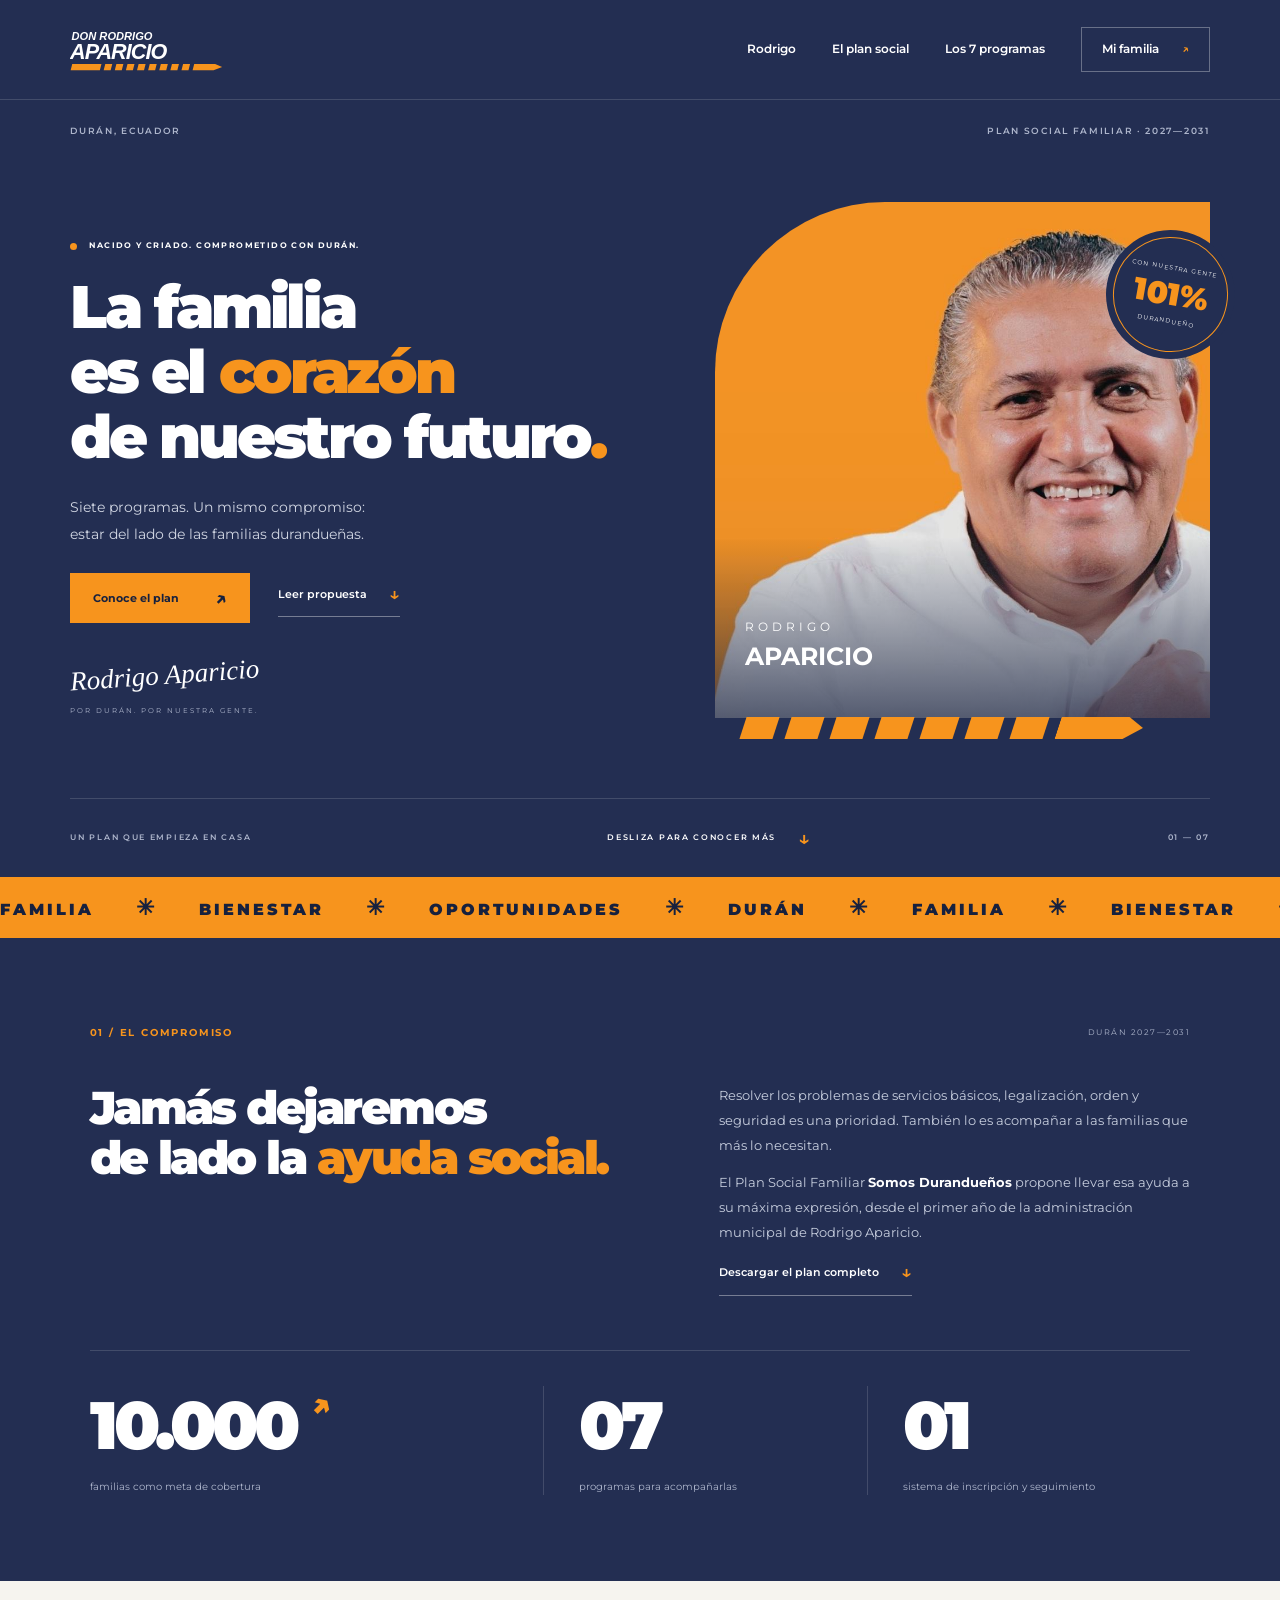
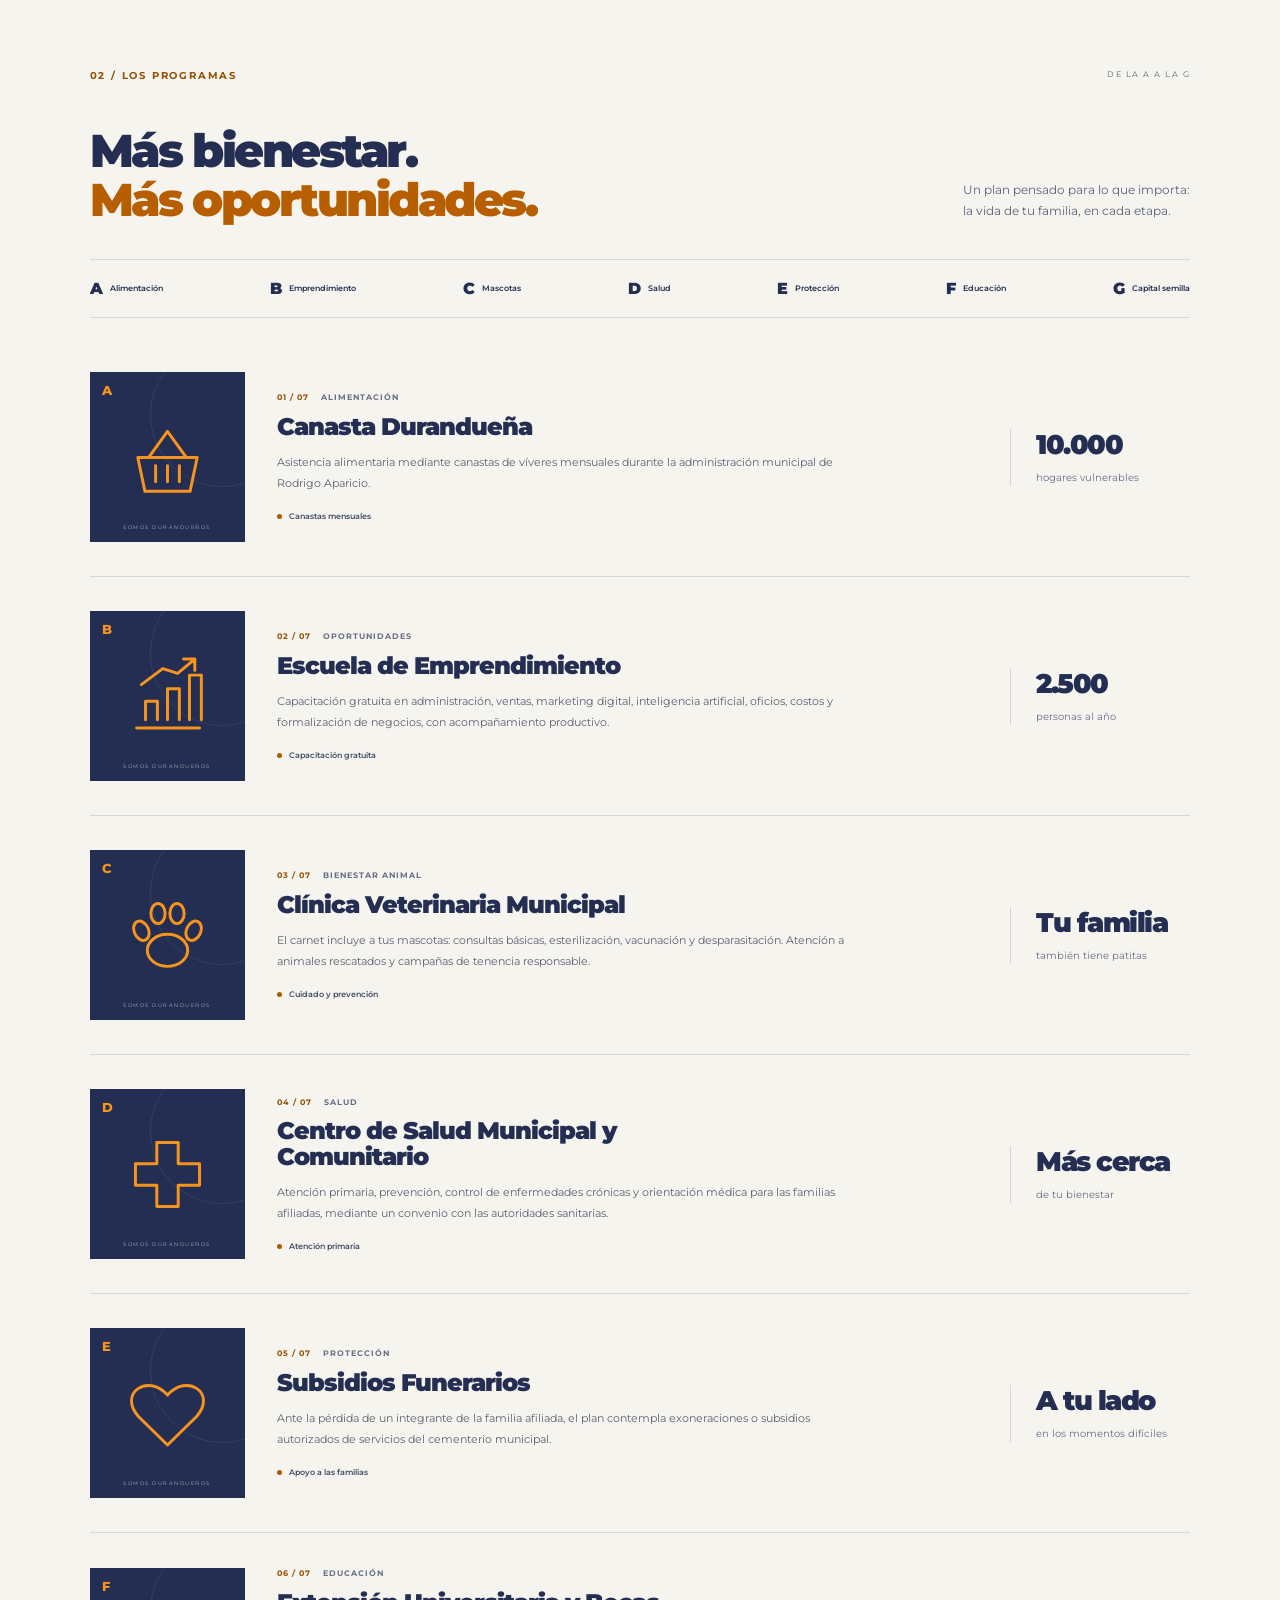
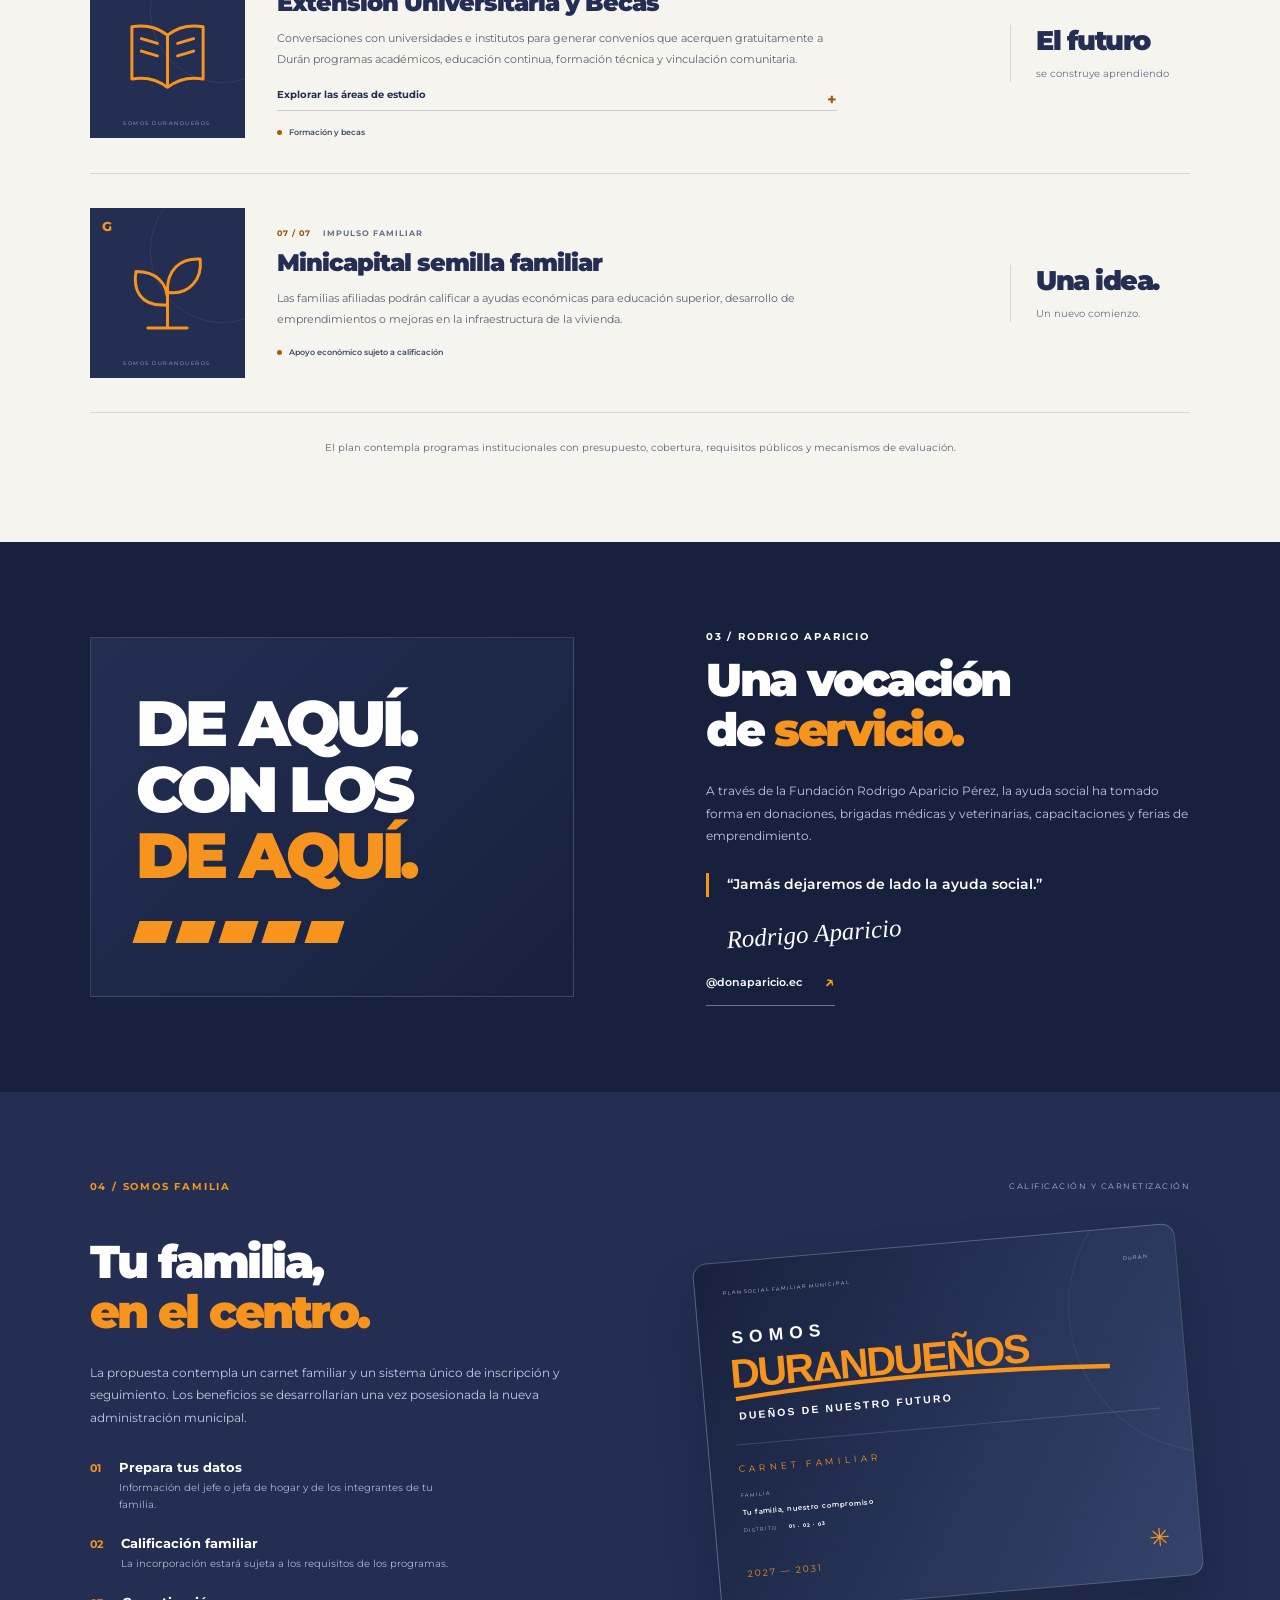
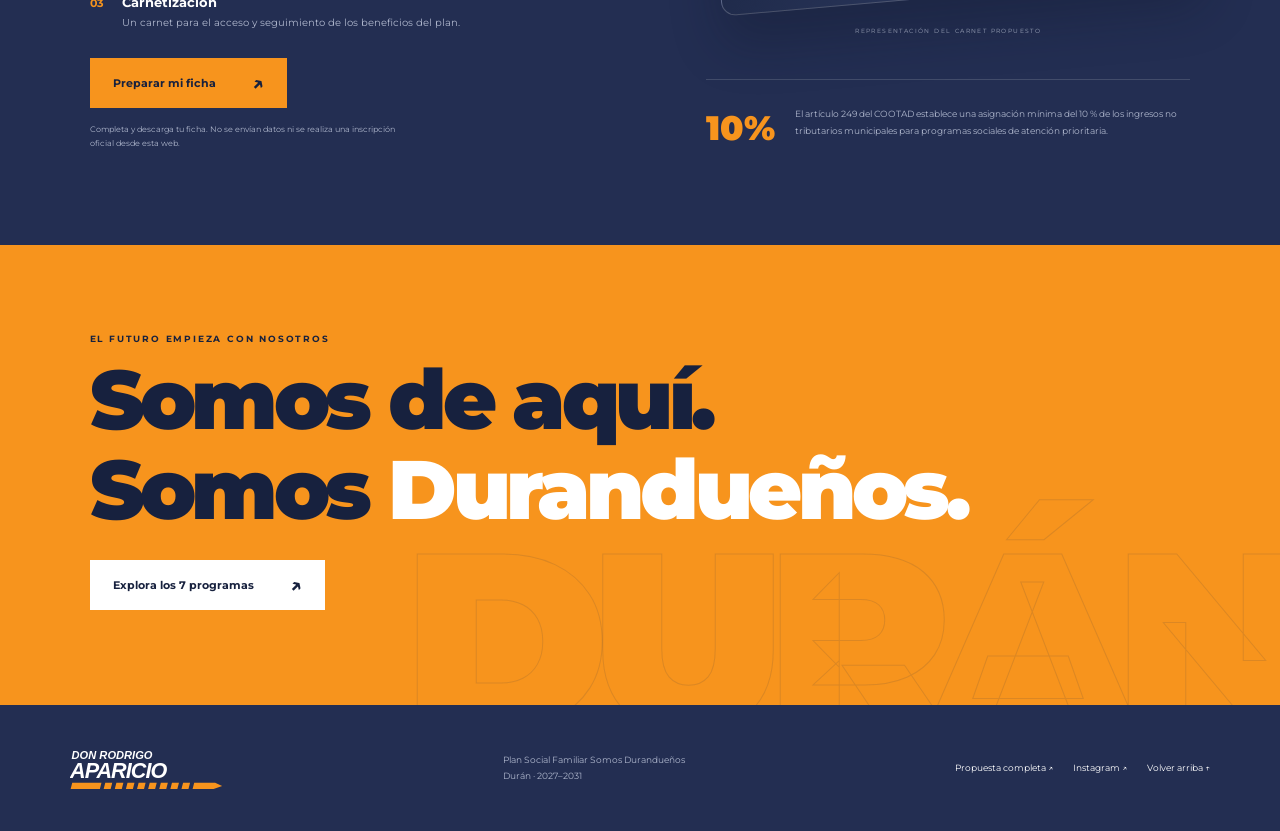
<file: docs/index.html>
<!doctype html>
<html lang="es"><head><meta charset="utf-8"><meta name="viewport" content="width=device-width,initial-scale=1"><meta name="theme-color" content="#232e52"><title>Rodrigo Aparicio | Somos Durandueños</title><meta name="description" content="Conoce el Plan Social Familiar Somos Durandueños de Rodrigo Aparicio: siete programas para las familias de Durán, 2027–2031."><meta property="og:title" content="Rodrigo Aparicio · Somos Durandueños"><meta property="og:description" content="Siete programas. Un compromiso con las familias de Durán."><meta property="og:type" content="website"><link rel="icon" href="assets/favicon.svg" type="image/svg+xml"><link rel="stylesheet" href="styles.css"><script src="app.js" defer></script></head><body>
<a class="skip" href="#contenido">Ir al contenido</a>
<header class="header"><a href="#inicio" class="brand" aria-label="Rodrigo Aparicio, inicio"><img src="assets/donapa.svg" width="170" height="48" alt="Don Rodrigo Aparicio"></a><nav id="navigation" aria-label="Navegación principal"><a href="#rodrigo">Rodrigo</a><a href="#plan">El plan social</a><a href="#programas">Los 7 programas</a><a href="#familias" class="nav-cta">Mi familia <span>↗</span></a></nav><button class="menu-button" aria-label="Abrir menú" aria-expanded="false" aria-controls="navigation"><span></span><span></span></button></header>
<main id="contenido"><section class="hero" id="inicio"><div class="hero-topline"><span>DURÁN, ECUADOR</span><span>PLAN SOCIAL FAMILIAR · 2027—2031</span></div><div class="hero-grid"><div class="hero-copy"><p class="eyebrow"><i></i> NACIDO Y CRIADO. COMPROMETIDO CON DURÁN.</p><h1>La familia<br>es el <em>corazón</em><br>de nuestro futuro<span class="orange">.</span></h1><p class="hero-description">Siete programas. Un mismo compromiso:<br>estar del lado de las familias durandueñas.</p><div class="hero-actions"><a class="button orange-button" href="#programas">Conoce el plan <span>↗</span></a><a class="text-link" href="assets/plan-social-somos-duranduenos.pdf" target="_blank" rel="noopener">Leer propuesta <span>↓</span></a></div><div class="hero-signature"><span>Rodrigo Aparicio</span><small>POR DURÁN. POR NUESTRA GENTE.</small></div></div><div class="hero-portrait"><div class="portrait-frame"><img src="assets/rodrigo-aparicio.jpg" width="930" height="910" alt="Rodrigo Aparicio, con camisa blanca, sonriendo" fetchpriority="high"></div><span class="portrait-label">RODRIGO<br><b>APARICIO</b></span><div class="portrait-seal"><span>CON NUESTRA GENTE</span><strong>101%</strong><span>DURANDUEÑO</span></div><div class="stripes" aria-hidden="true"><i></i><i></i><i></i><i></i><i></i><i></i><i></i><i></i></div></div></div><div class="hero-bottom"><span>UN PLAN QUE EMPIEZA EN CASA</span><a href="#plan" aria-label="Descubrir el plan">DESLIZA PARA CONOCER MÁS <span>↓</span></a><span>01 — 07</span></div></section>
<div class="ticker" aria-hidden="true"><div>FAMILIA <span>✳</span> BIENESTAR <span>✳</span> OPORTUNIDADES <span>✳</span> DURÁN <span>✳</span> FAMILIA <span>✳</span> BIENESTAR <span>✳</span> OPORTUNIDADES <span>✳</span> DURÁN <span>✳</span></div></div>
<section class="intro section-pad" id="plan"><div class="section-index reveal"><span class="eyebrow">01 / EL COMPROMISO</span><span class="small-label">DURÁN 2027—2031</span></div><div class="intro-grid"><h2 class="reveal">Jamás dejaremos<br>de lado la <span class="orange">ayuda social.</span></h2><div class="intro-copy reveal"><p>Resolver los problemas de servicios básicos, legalización, orden y seguridad es una prioridad. También lo es acompañar a las familias que más lo necesitan.</p><p>El Plan Social Familiar <strong>Somos Durandueños</strong> propone llevar esa ayuda a su máxima expresión, desde el primer año de la administración municipal de Rodrigo Aparicio.</p><a class="text-link" href="assets/plan-social-somos-duranduenos.pdf" download>Descargar el plan completo <span>↓</span></a></div></div><div class="numbers reveal"><div><strong>10.000<span>↗</span></strong><p>familias como meta de cobertura</p></div><div><strong>07</strong><p>programas para acompañarlas</p></div><div><strong>01</strong><p>sistema de inscripción y seguimiento</p></div></div></section>
<section class="programs section-pad" id="programas"><div class="section-index reveal"><span class="eyebrow">02 / LOS PROGRAMAS</span><span class="small-label">DE LA A A LA G</span></div><div class="programs-heading reveal"><h2>Más bienestar.<br><span class="orange">Más oportunidades.</span></h2><p>Un plan pensado para lo que importa:<br>la vida de tu familia, en cada etapa.</p></div><nav class="program-nav" aria-label="Ir a un programa"><a href="#programa-a">A <span>Alimentación</span></a><a href="#programa-b">B <span>Emprendimiento</span></a><a href="#programa-c">C <span>Mascotas</span></a><a href="#programa-d">D <span>Salud</span></a><a href="#programa-e">E <span>Protección</span></a><a href="#programa-f">F <span>Educación</span></a><a href="#programa-g">G <span>Capital semilla</span></a></nav><div class="program-list"><article class="program reveal" id="programa-a"><div class="program-visual"><span class="program-code">A</span><img src="assets/basket.svg" alt="" width="160" height="160" loading="lazy"><span class="visual-caption">SOMOS DURANDUEÑOS</span><span class="visual-orbit"></span></div><div class="program-copy"><div class="eyebrow"><span>01 / 07</span> Alimentación</div><h3>Canasta Durandueña</h3><p>Asistencia alimentaria mediante canastas de víveres mensuales durante la administración municipal de Rodrigo Aparicio.</p><span class="program-tag"><i></i>Canastas mensuales</span></div><div class="program-stat"><strong>10.000</strong><span>hogares vulnerables</span></div></article><article class="program reveal" id="programa-b"><div class="program-visual"><span class="program-code">B</span><img src="assets/spark.svg" alt="" width="160" height="160" loading="lazy"><span class="visual-caption">SOMOS DURANDUEÑOS</span><span class="visual-orbit"></span></div><div class="program-copy"><div class="eyebrow"><span>02 / 07</span> Oportunidades</div><h3>Escuela de Emprendimiento</h3><p>Capacitación gratuita en administración, ventas, marketing digital, inteligencia artificial, oficios, costos y formalización de negocios, con acompañamiento productivo.</p><span class="program-tag"><i></i>Capacitación gratuita</span></div><div class="program-stat"><strong>2.500</strong><span>personas al año</span></div></article><article class="program reveal" id="programa-c"><div class="program-visual"><span class="program-code">C</span><img src="assets/paw.svg" alt="" width="160" height="160" loading="lazy"><span class="visual-caption">SOMOS DURANDUEÑOS</span><span class="visual-orbit"></span></div><div class="program-copy"><div class="eyebrow"><span>03 / 07</span> Bienestar animal</div><h3>Clínica Veterinaria Municipal</h3><p>El carnet incluye a tus mascotas: consultas básicas, esterilización, vacunación y desparasitación. Atención a animales rescatados y campañas de tenencia responsable.</p><span class="program-tag"><i></i>Cuidado y prevención</span></div><div class="program-stat"><strong>Tu familia</strong><span>también tiene patitas</span></div></article><article class="program reveal" id="programa-d"><div class="program-visual"><span class="program-code">D</span><img src="assets/health.svg" alt="" width="160" height="160" loading="lazy"><span class="visual-caption">SOMOS DURANDUEÑOS</span><span class="visual-orbit"></span></div><div class="program-copy"><div class="eyebrow"><span>04 / 07</span> Salud</div><h3>Centro de Salud Municipal y Comunitario</h3><p>Atención primaria, prevención, control de enfermedades crónicas y orientación médica para las familias afiliadas, mediante un convenio con las autoridades sanitarias.</p><span class="program-tag"><i></i>Atención primaria</span></div><div class="program-stat"><strong>Más cerca</strong><span>de tu bienestar</span></div></article><article class="program reveal" id="programa-e"><div class="program-visual"><span class="program-code">E</span><img src="assets/heart.svg" alt="" width="160" height="160" loading="lazy"><span class="visual-caption">SOMOS DURANDUEÑOS</span><span class="visual-orbit"></span></div><div class="program-copy"><div class="eyebrow"><span>05 / 07</span> Protección</div><h3>Subsidios Funerarios</h3><p>Ante la pérdida de un integrante de la familia afiliada, el plan contempla exoneraciones o subsidios autorizados de servicios del cementerio municipal.</p><span class="program-tag"><i></i>Apoyo a las familias</span></div><div class="program-stat"><strong>A tu lado</strong><span>en los momentos difíciles</span></div></article><article class="program reveal" id="programa-f"><div class="program-visual"><span class="program-code">F</span><img src="assets/book.svg" alt="" width="160" height="160" loading="lazy"><span class="visual-caption">SOMOS DURANDUEÑOS</span><span class="visual-orbit"></span></div><div class="program-copy"><div class="eyebrow"><span>06 / 07</span> Educación</div><h3>Extensión Universitaria y Becas</h3><p>Conversaciones con universidades e institutos para generar convenios que acerquen gratuitamente a Durán programas académicos, educación continua, formación técnica y vinculación comunitaria.</p><details class="careers"><summary>Explorar las áreas de estudio <span>+</span></summary><p>Ciberseguridad · Inteligencia artificial · Ciencia de Datos · Energías Renovables · Sistemas Fotovoltaicos · Automatización Industrial · Mecatrónica · Desarrollo de Software y Cloud · Ingeniería en Computación · Ingeniería Eléctrica · Ingeniería de Minas · Geología · Ingeniería de Software y Sistemas · Gastronomía · Marketing · Turismo · Comercio Exterior · Diseño Gráfico y otras áreas.</p></details><span class="program-tag"><i></i>Formación y becas</span></div><div class="program-stat"><strong>El futuro</strong><span>se construye aprendiendo</span></div></article><article class="program reveal" id="programa-g"><div class="program-visual"><span class="program-code">G</span><img src="assets/seed.svg" alt="" width="160" height="160" loading="lazy"><span class="visual-caption">SOMOS DURANDUEÑOS</span><span class="visual-orbit"></span></div><div class="program-copy"><div class="eyebrow"><span>07 / 07</span> Impulso familiar</div><h3>Minicapital semilla familiar</h3><p>Las familias afiliadas podrán calificar a ayudas económicas para educación superior, desarrollo de emprendimientos o mejoras en la infraestructura de la vivienda.</p><span class="program-tag"><i></i>Apoyo económico sujeto a calificación</span></div><div class="program-stat"><strong>Una idea.</strong><span>Un nuevo comienzo.</span></div></article></div><p class="program-note">El plan contempla programas institucionales con presupuesto, cobertura, requisitos públicos y mecanismos de evaluación.</p></section>
<section class="rodrigo section-pad" id="rodrigo"><div class="rodrigo-mark reveal"><span>DE AQUÍ.<br>CON LOS<br><em>DE AQUÍ.</em></span><div class="stripes" aria-hidden="true"><i></i><i></i><i></i><i></i><i></i></div></div><div class="rodrigo-copy reveal"><p class="eyebrow">03 / RODRIGO APARICIO</p><h2>Una vocación<br>de <span class="orange">servicio.</span></h2><p>A través de la Fundación Rodrigo Aparicio Pérez, la ayuda social ha tomado forma en donaciones, brigadas médicas y veterinarias, capacitaciones y ferias de emprendimiento.</p><blockquote>“Jamás dejaremos de lado la ayuda social.”</blockquote><span class="signature">Rodrigo Aparicio</span><a class="text-link" href="https://www.instagram.com/donaparicio.ec/" target="_blank" rel="noopener">@donaparicio.ec <span>↗</span></a></div></section>
<section class="families section-pad" id="familias"><div class="section-index reveal"><span class="eyebrow">04 / SOMOS FAMILIA</span><span class="small-label">CALIFICACIÓN Y CARNETIZACIÓN</span></div><div class="families-grid"><div class="reveal"><h2>Tu familia,<br><span class="orange">en el centro.</span></h2><p>La propuesta contempla un carnet familiar y un sistema único de inscripción y seguimiento. Los beneficios se desarrollarían una vez posesionada la nueva administración municipal.</p><ol class="steps"><li><span>01</span><div><h3>Prepara tus datos</h3><p>Información del jefe o jefa de hogar y de los integrantes de tu familia.</p></div></li><li><span>02</span><div><h3>Calificación familiar</h3><p>La incorporación estará sujeta a los requisitos de los programas.</p></div></li><li><span>03</span><div><h3>Carnetización</h3><p>Un carnet para el acceso y seguimiento de los beneficios del plan.</p></div></li></ol><button class="button orange-button" id="open-form">Preparar mi ficha <span>↗</span></button><p class="form-note">Completa y descarga tu ficha. No se envían datos ni se realiza una inscripción oficial desde esta web.</p></div><div class="family-card-wrap reveal"><div class="family-card"><div class="card-top"><span>PLAN SOCIAL FAMILIAR MUNICIPAL</span><span>DURÁN</span></div><img src="assets/somos-duranduenos.svg" width="355" height="95" alt="Somos Durandueños. Dueños de nuestro futuro" loading="lazy"><div class="card-title">CARNET FAMILIAR</div><div class="card-fields"><span>FAMILIA</span><b>Tu familia, nuestro compromiso</b><span>DISTRITO <b>01 · 02 · 03</b></span></div><div class="card-bottom"><span>2027 — 2031</span><span>✳</span></div></div><p class="card-caption">REPRESENTACIÓN DEL CARNET PROPUESTO</p><div class="legal-note"><span>10%</span><p>El artículo 249 del COOTAD establece una asignación mínima del 10 % de los ingresos no tributarios municipales para programas sociales de atención prioritaria.</p></div></div></div></section>
<section class="closing section-pad"><p class="eyebrow reveal">EL FUTURO EMPIEZA CON NOSOTROS</p><h2 class="reveal">Somos de aquí.<br>Somos <span>Durandueños.</span></h2><a class="button light-button" href="#programas">Explora los 7 programas <span>↗</span></a><div class="closing-outline" aria-hidden="true">DURÁN</div></section>
</main><footer class="footer"><a href="#inicio" class="brand"><img src="assets/donapa.svg" width="170" height="48" alt="Don Rodrigo Aparicio"></a><p>Plan Social Familiar Somos Durandueños<br>Durán · 2027–2031</p><div><a href="assets/plan-social-somos-duranduenos.pdf" target="_blank" rel="noopener">Propuesta completa ↗</a><a href="https://www.instagram.com/donaparicio.ec/" target="_blank" rel="noopener">Instagram ↗</a><a href="#inicio">Volver arriba ↑</a></div></footer>
<dialog id="family-dialog" aria-labelledby="form-title"><div class="dialog-top"><span class="eyebrow">SOMOS DURANDUEÑOS</span><button id="close-form" class="close-button" aria-label="Cerrar ficha">×</button></div><h2 id="form-title">La ficha de <span class="orange">tu familia.</span></h2><p>Prepara una copia para descargar. Tus datos permanecen en este navegador mientras completas el formulario; no se guardan en un servidor.</p><form id="family-form"><div class="form-grid"><label class="wide">Nombres y apellidos del jefe o jefa de hogar<input name="representante" autocomplete="name" required maxlength="120"></label><label>Teléfono / WhatsApp<input type="tel" name="telefono" autocomplete="tel" required pattern="[+0-9 ()-]{7,20}" maxlength="20"></label><label>Cédula<input name="cedula" inputmode="numeric" pattern="[0-9]{10}" maxlength="10" required title="Ingresa 10 dígitos"></label><label>Distrito<select name="distrito" required><option value="">Selecciona</option><option>1</option><option>2</option><option>3</option></select></label><label>Nombre de la familia<input name="familia" required maxlength="100"></label><label class="wide">Barrio, ciudadela o sector<input name="sector" autocomplete="address-line1" required maxlength="160"></label><label>Menores de 12 años<input type="number" name="menores12" min="0" max="50" value="0" required></label><label>De 13 a 17 años<input type="number" name="adolescentes" min="0" max="50" value="0" required></label><label>Mayores de edad<input type="number" name="adultos" min="1" max="50" value="1" required></label><label>Brigadista y equipo (opcional)<input name="brigadista" maxlength="120"></label></div><p class="form-note">La ficha original no especifica la categoría de 12 años. Puedes indicarla en observaciones.</p><label>Observaciones (opcional)<textarea name="observaciones" rows="2" maxlength="500"></textarea></label><button class="button orange-button" type="submit">Descargar mi ficha <span>↓</span></button><p id="form-status" role="status"></p><p class="form-note">Descargar esta ficha no implica calificación, carnetización ni acceso a beneficios. Puedes borrar todos los datos al terminar.</p><button class="clear-button" type="reset">Borrar mis datos</button></form></dialog>
</body></html>
</file>
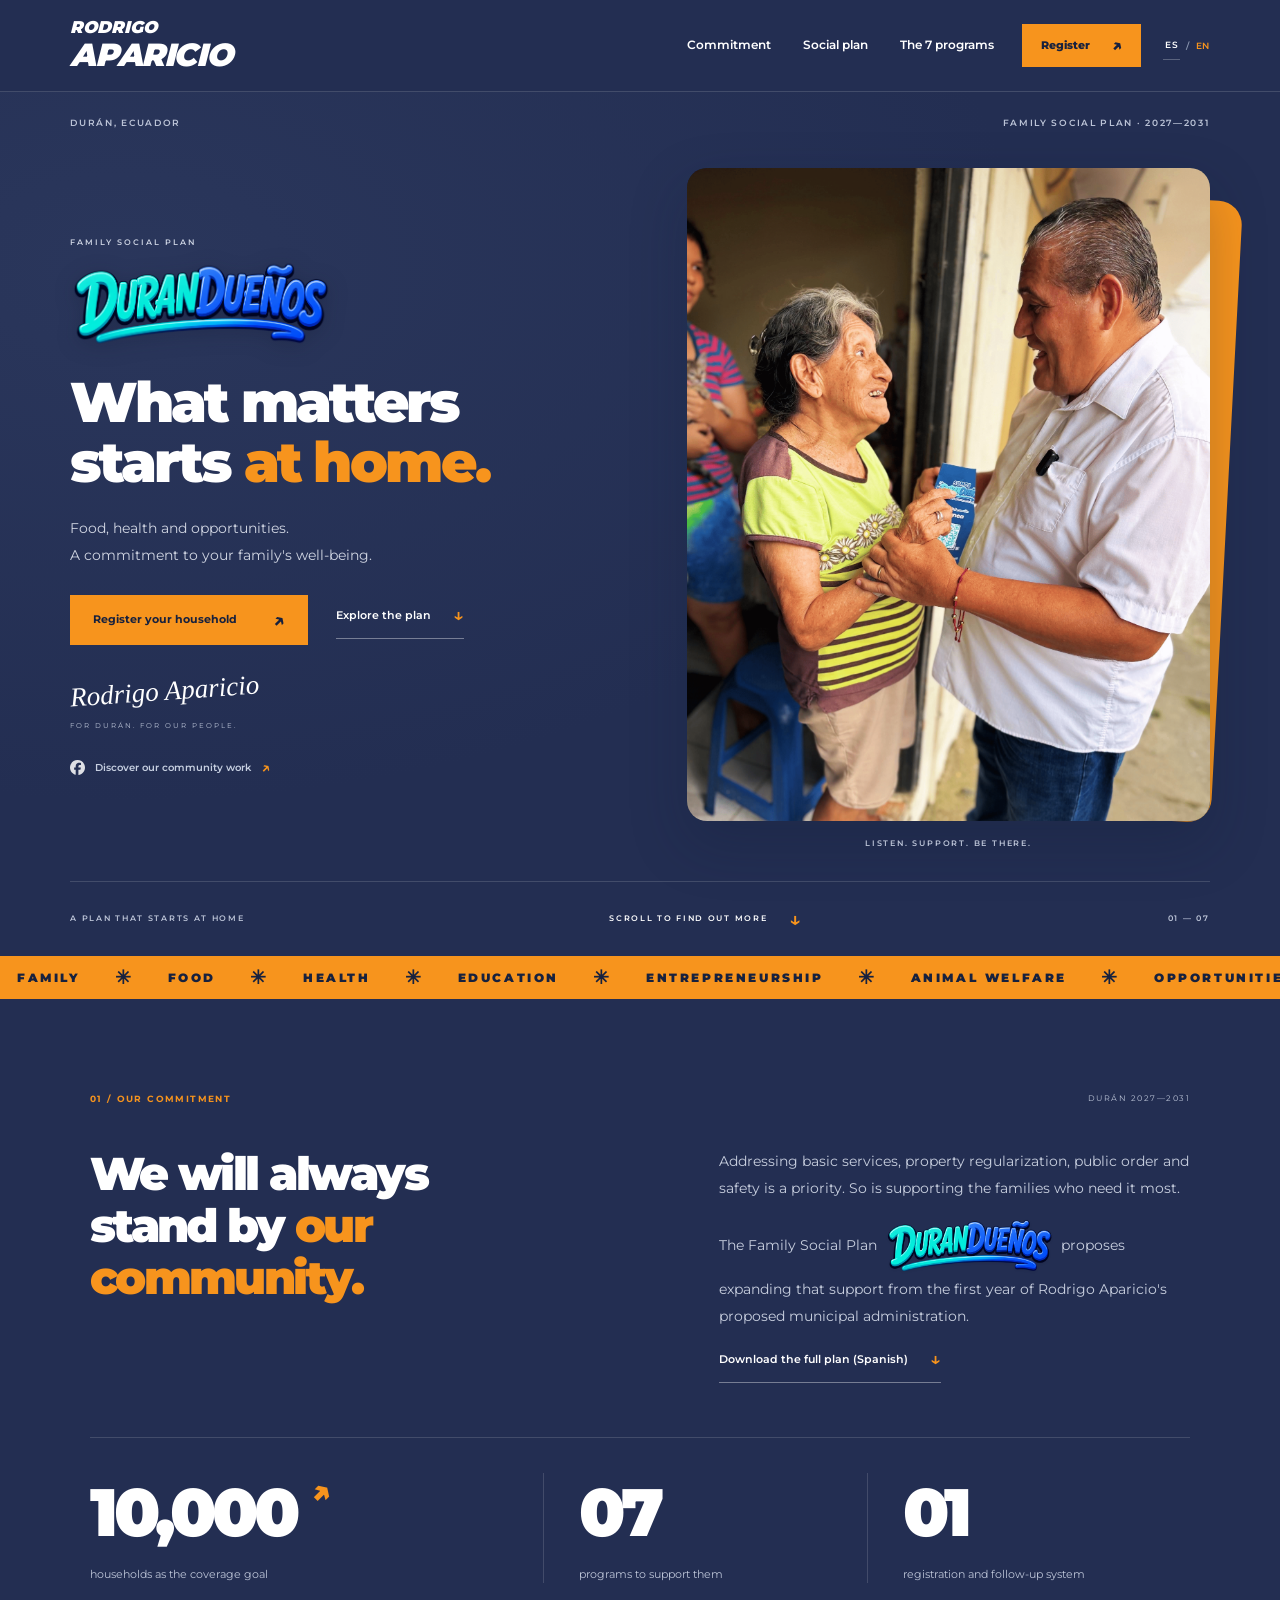
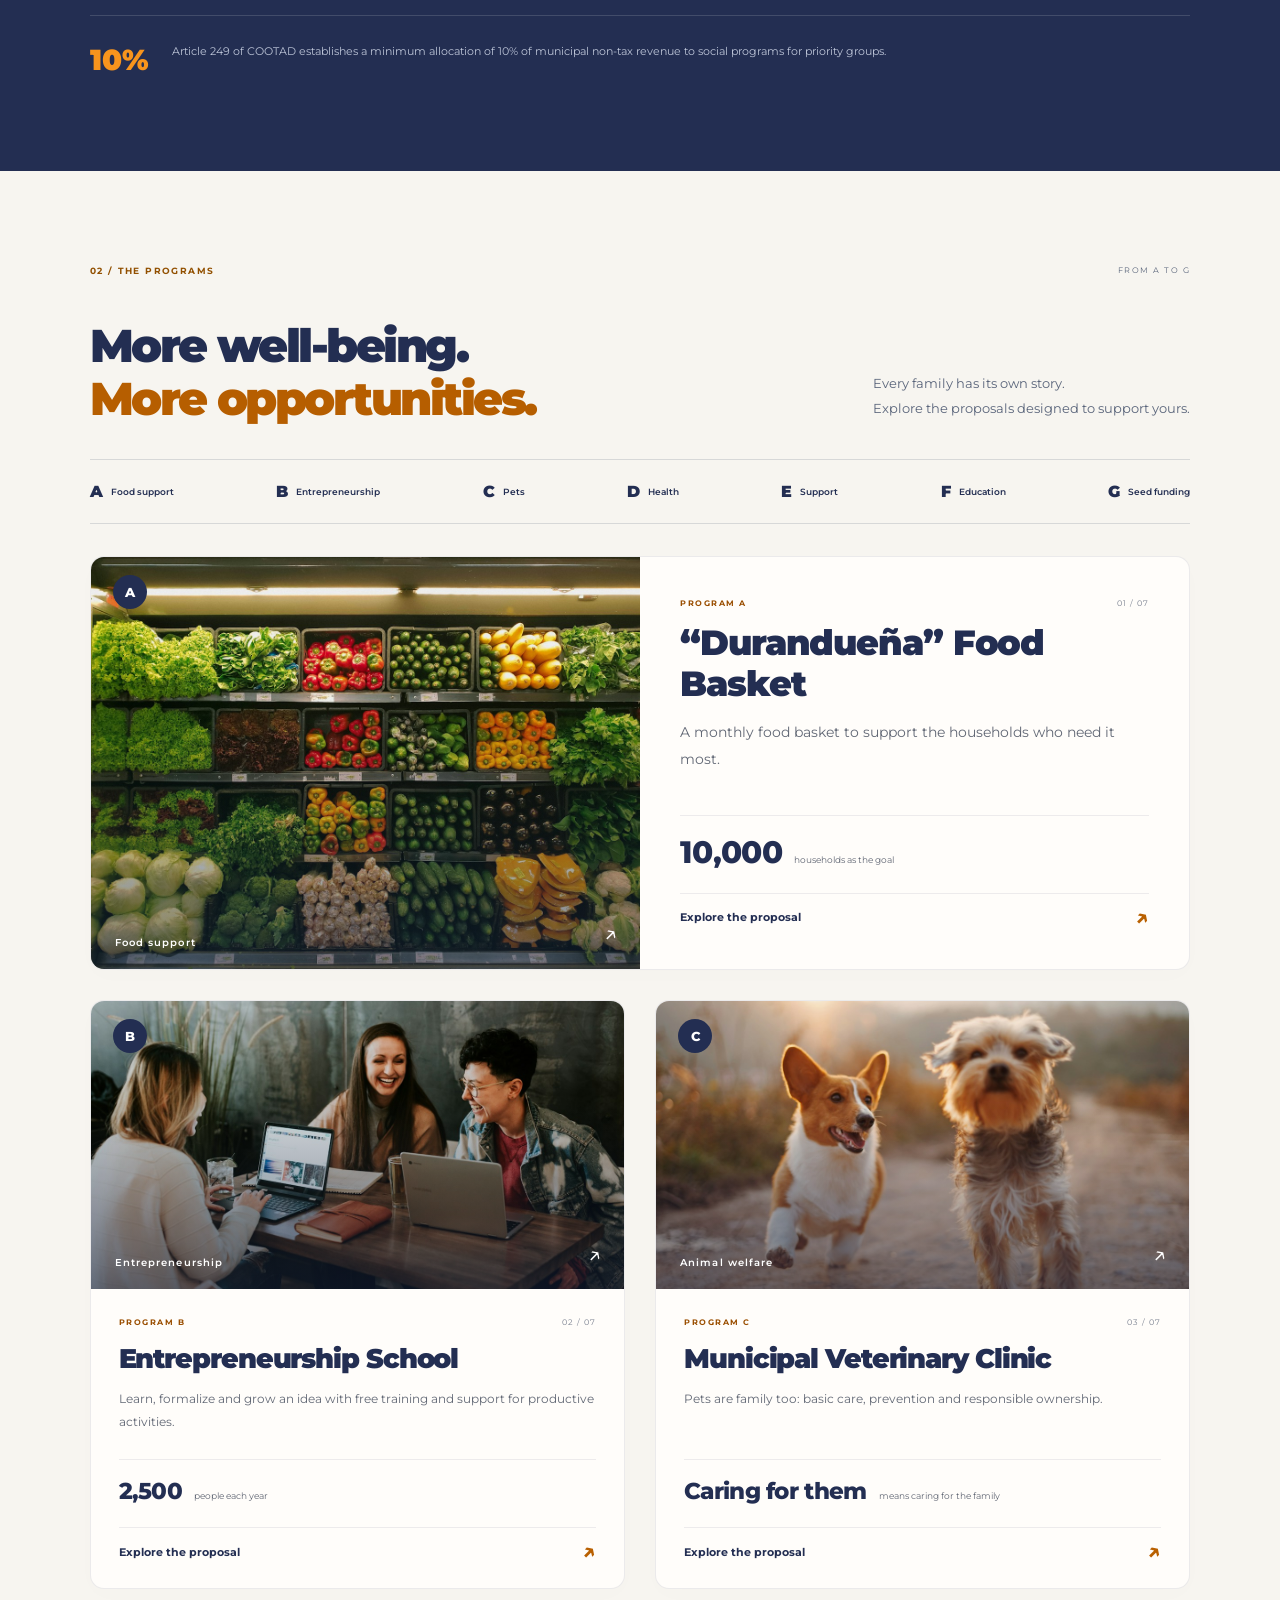
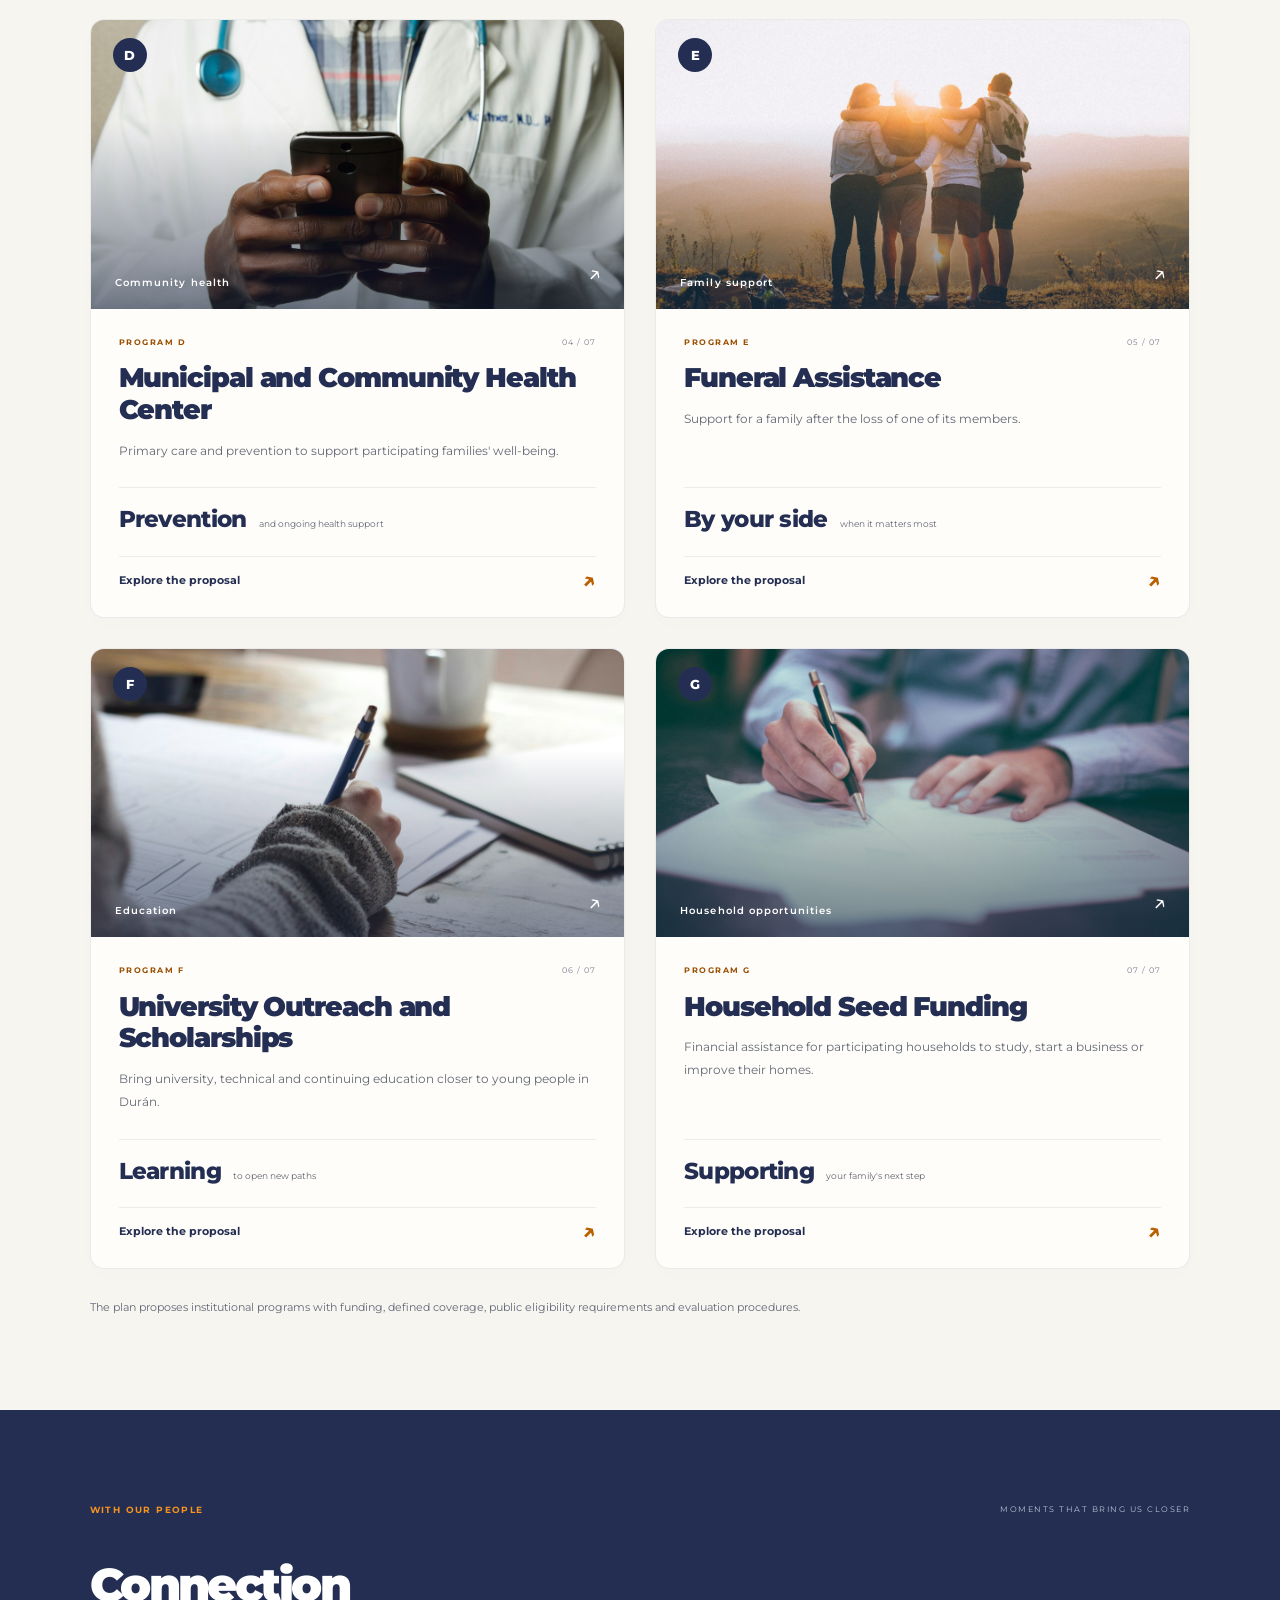
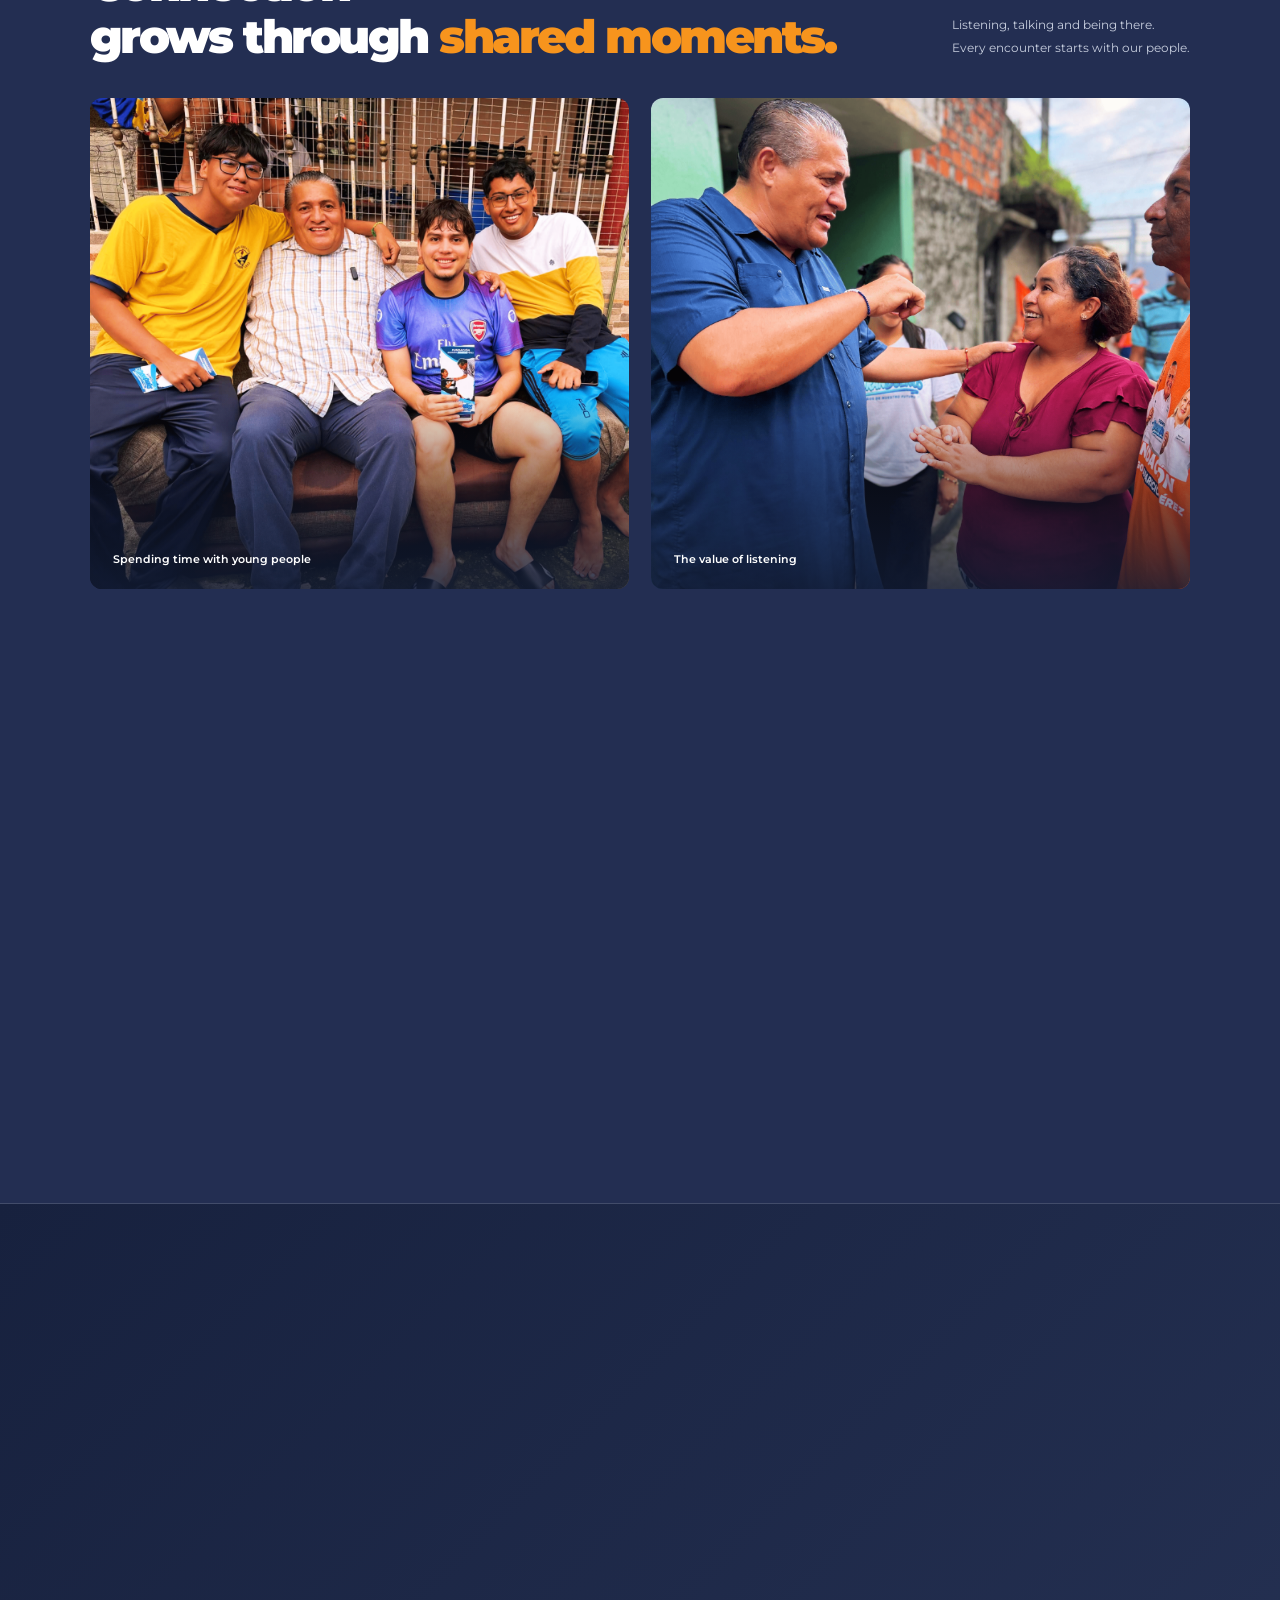
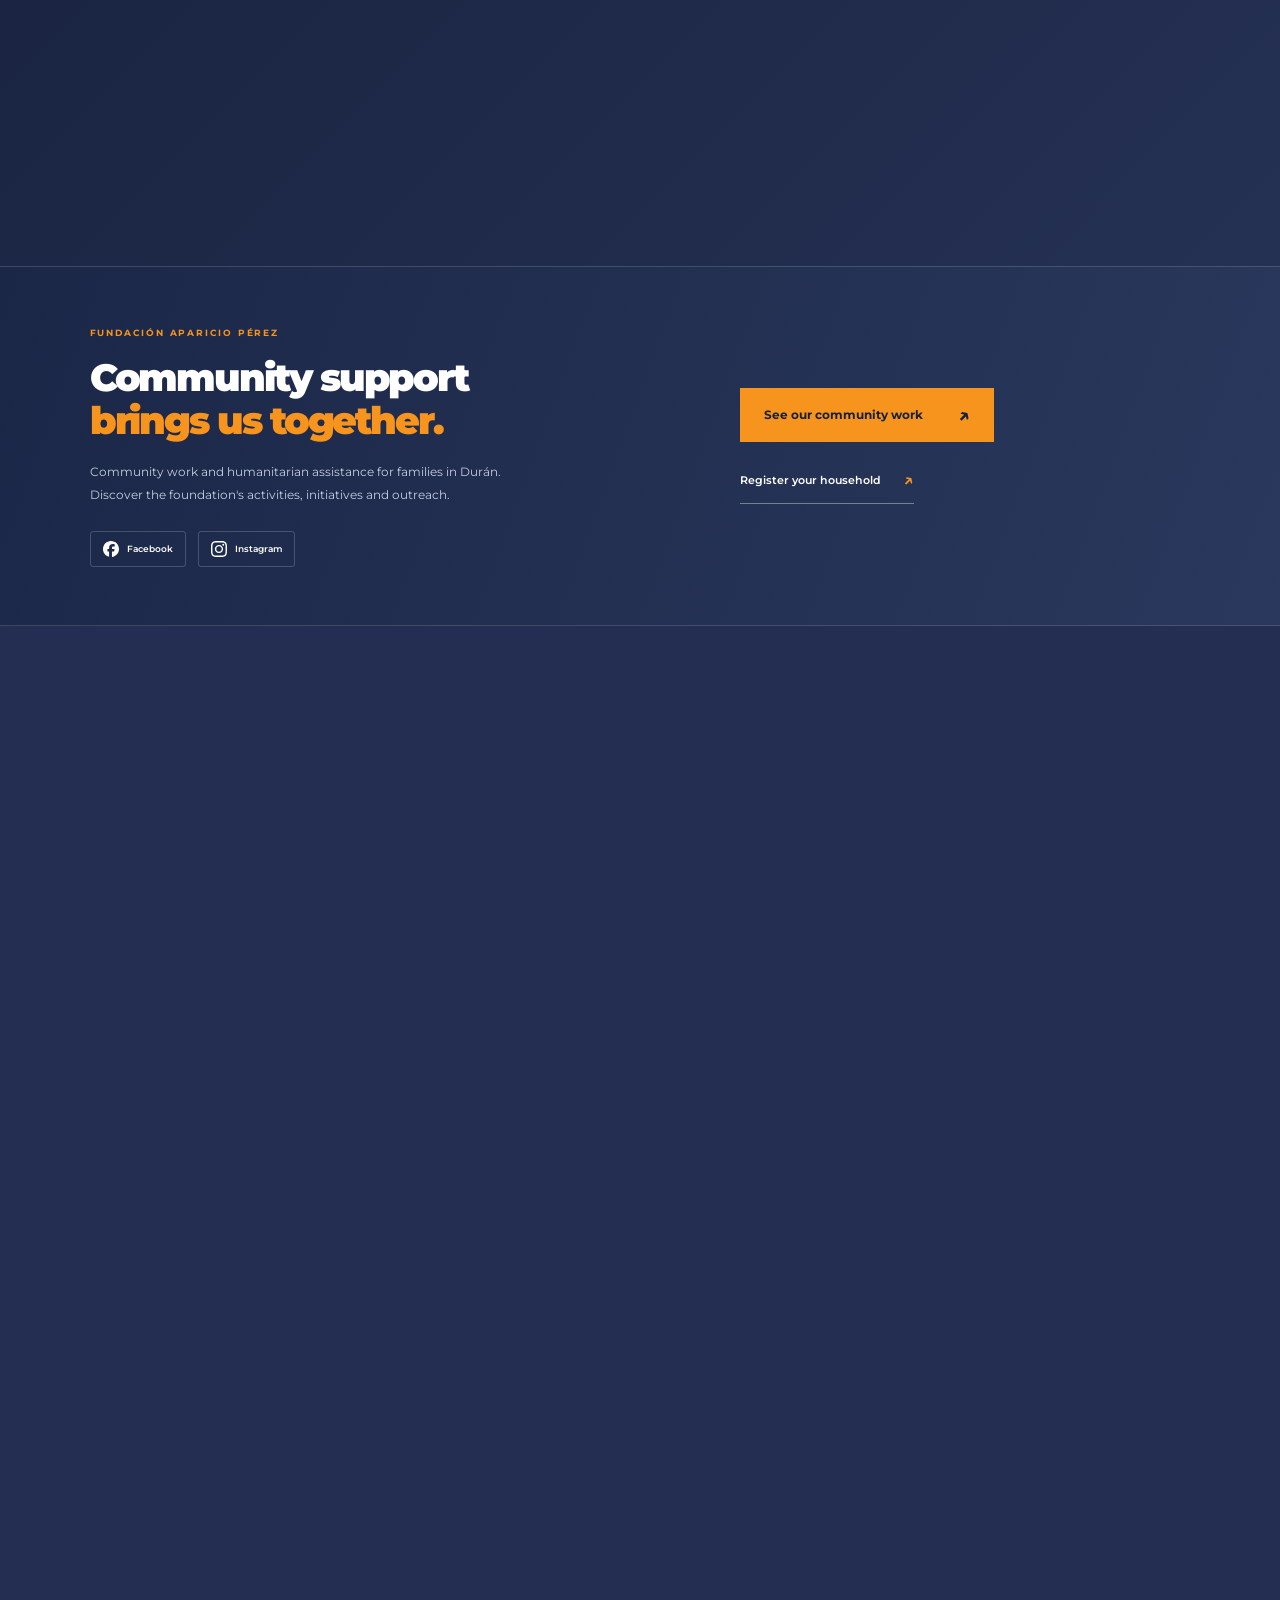
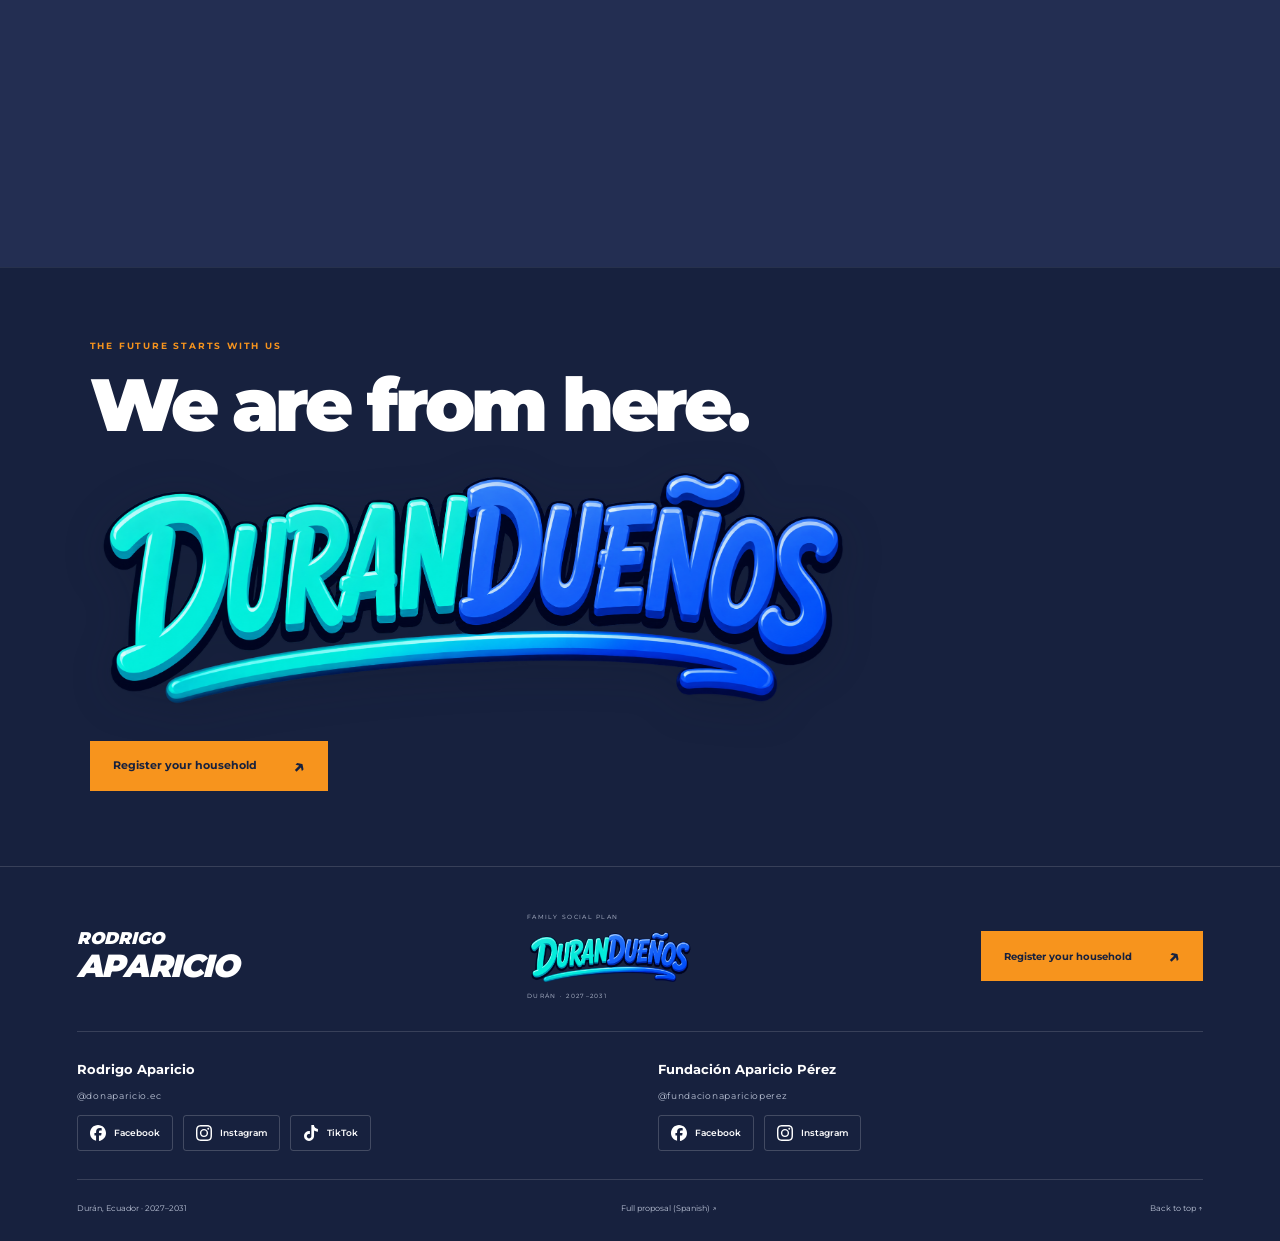
<file: en.html>
<!DOCTYPE html><html lang="en"><head><meta charset="utf-8"><meta name="viewport" content="width=device-width,initial-scale=1"><meta name="theme-color" content="#232e52"><title>Rodrigo Aparicio | Durandueños</title><meta name="description" content="Explore Rodrigo Aparicio’s Family Social Plan for Durán: seven proposed programs for 2027–2031 and household registration."><meta property="og:title" content="Rodrigo Aparicio · Durandueños"><meta property="og:description" content="Seven programs. A commitment to families in Durán."><meta property="og:type" content="website"><link rel="icon" href="favicon.ico?v=revalidate-20261112" sizes="any"><link rel="icon" href="favicon-32x32.png?v=revalidate-20261112" type="image/png" sizes="32x32"><link rel="icon" href="favicon-16x16.png?v=revalidate-20261112" type="image/png" sizes="16x16"><link rel="apple-touch-icon" href="apple-touch-icon.png?v=revalidate-20261112" sizes="180x180"><link rel="manifest" href="site.webmanifest?v=revalidate-20261112"><link rel="stylesheet" href="styles.css?v=revalidate-20261112"><script src="app.js?v=revalidate-20261112" defer=""></script><link rel="alternate" hreflang="es" href="index.html"><link rel="alternate" hreflang="en" href="en.html"><link rel="alternate" hreflang="x-default" href="index.html"></head><body>
<a class="skip" href="#contenido">Skip to content</a>
<header class="header"><a href="#inicio" class="brand name-brand" aria-label="Rodrigo Aparicio, home"><span class="brand-first">RODRIGO</span><span class="brand-last">APARICIO</span></a><nav id="navigation" aria-label="Main navigation"><a href="#rodrigo">Commitment</a><a href="#plan">Social plan</a><a href="#programas">The 7 programs</a></nav><div class="header-actions"><a href="#registro" class="header-register">Register <span aria-hidden="true">↗</span></a><nav class="language-switch" aria-label="Language"><a href="index.html" lang="es" hreflang="es" aria-label="Ver esta web en español">ES</a><span aria-hidden="true">/</span><span lang="en" aria-current="page">EN</span></nav></div><button class="menu-button" aria-label="Open menu" aria-expanded="false" aria-controls="navigation"><span></span><span></span></button></header>
<main id="contenido"><section class="hero" id="inicio"><div class="hero-topline"><span>DURÁN, ECUADOR</span><span>FAMILY SOCIAL PLAN · 2027—2031</span></div><div class="hero-grid"><div class="hero-copy"><div class="hero-program-brand"><span>FAMILY SOCIAL PLAN</span><img class="hero-wordmark" src="assets/duranduenos.png?v=revalidate-20261112" width="2176" height="720" alt="Durandueños" loading="eager"></div><h1>What matters<br>starts <em>at home.</em></h1><p class="hero-description">Food, health and opportunities.<br>A commitment to your family's well-being.</p><div class="hero-actions"><a class="button orange-button" href="#registro">Register your household <span>↗</span></a><a class="text-link" href="#programas">Explore the plan <span>↓</span></a></div><div class="hero-signature"><span>Rodrigo Aparicio</span><small>FOR DURÁN. FOR OUR PEOPLE.</small></div><a class="hero-social-cta" href="https://www.facebook.com/fundacionaparicioperez/" target="_blank" rel="noopener noreferrer"><img src="assets/social/facebook.svg?v=revalidate-20261112" alt="" width="15" height="15">Discover our community work <span aria-hidden="true">↗</span></a></div><figure class="hero-portrait hero-community"><div class="portrait-frame"><img src="assets/comunidad/visita-vecina.webp?v=revalidate-20261112" width="3024" height="4032" alt="Rodrigo Aparicio talks with a neighbor and holds her hands" fetchpriority="high"></div><figcaption>LISTEN. SUPPORT. BE THERE.</figcaption></figure></div><div class="hero-bottom"><span>A PLAN THAT STARTS AT HOME</span><a href="#plan" aria-label="Discover the plan">SCROLL TO FIND OUT MORE <span>↓</span></a><span>01 — 07</span></div></section>
<div class="ticker" aria-hidden="true"><div class="ticker-track"><div class="ticker-group"><b class="ticker-word">FAMILY</b><i aria-hidden="true">✳</i><b class="ticker-word">FOOD</b><i aria-hidden="true">✳</i><b class="ticker-word">HEALTH</b><i aria-hidden="true">✳</i><b class="ticker-word">EDUCATION</b><i aria-hidden="true">✳</i><b class="ticker-word">ENTREPRENEURSHIP</b><i aria-hidden="true">✳</i><b class="ticker-word">ANIMAL WELFARE</b><i aria-hidden="true">✳</i><b class="ticker-word">OPPORTUNITIES</b><i aria-hidden="true">✳</i><b class="ticker-word">COMMUNITY</b><i aria-hidden="true">✳</i><b class="ticker-word">HOUSING</b><i aria-hidden="true">✳</i><b class="ticker-word">FAMILY SUPPORT</b><i aria-hidden="true">✳</i><b class="ticker-word">SCHOLARSHIPS</b><i aria-hidden="true">✳</i><b class="ticker-word">DURÁN</b><i aria-hidden="true">✳</i></div><div class="ticker-group"><b class="ticker-word">FAMILY</b><i aria-hidden="true">✳</i><b class="ticker-word">FOOD</b><i aria-hidden="true">✳</i><b class="ticker-word">HEALTH</b><i aria-hidden="true">✳</i><b class="ticker-word">EDUCATION</b><i aria-hidden="true">✳</i><b class="ticker-word">ENTREPRENEURSHIP</b><i aria-hidden="true">✳</i><b class="ticker-word">ANIMAL WELFARE</b><i aria-hidden="true">✳</i><b class="ticker-word">OPPORTUNITIES</b><i aria-hidden="true">✳</i><b class="ticker-word">COMMUNITY</b><i aria-hidden="true">✳</i><b class="ticker-word">HOUSING</b><i aria-hidden="true">✳</i><b class="ticker-word">FAMILY SUPPORT</b><i aria-hidden="true">✳</i><b class="ticker-word">SCHOLARSHIPS</b><i aria-hidden="true">✳</i><b class="ticker-word">DURÁN</b><i aria-hidden="true">✳</i></div></div></div>
<section class="intro section-pad" id="plan"><div class="section-index reveal"><span class="eyebrow">01 / OUR COMMITMENT</span><span class="small-label">DURÁN 2027—2031</span></div><div class="intro-grid"><h2 class="reveal">We will always<br>stand by <span class="orange">our community.</span></h2><div class="intro-copy reveal"><p>Addressing basic services, property regularization, public order and safety is a priority. So is supporting the families who need it most.</p><p>The Family Social Plan <img class="inline-wordmark" src="assets/duranduenos.png?v=revalidate-20261112" width="2176" height="720" alt="Durandueños" loading="lazy"> proposes expanding that support from the first year of Rodrigo Aparicio's proposed municipal administration.</p><a class="text-link" href="assets/plan-social-somos-duranduenos.pdf?v=revalidate-20261112" download="">Download the full plan (Spanish) <span>↓</span></a></div></div><div class="numbers reveal"><div><strong>10,000<span>↗</span></strong><p>households as the coverage goal</p></div><div><strong>07</strong><p>programs to support them</p></div><div><strong>01</strong><p>registration and follow-up system</p></div></div><div class="plan-funding"><strong>10%</strong><p>Article 249 of COOTAD establishes a minimum allocation of 10% of municipal non-tax revenue to social programs for priority groups.</p></div></section>
<section class="programs section-pad" id="programas"><div class="section-index reveal"><span class="eyebrow">02 / THE PROGRAMS</span><span class="small-label">FROM A TO G</span></div><div class="programs-heading reveal"><h2>More well-being.<br><span class="orange">More opportunities.</span></h2><p>Every family has its own story.<br>Explore the proposals designed to support yours.</p></div><nav class="program-nav" aria-label="Go to a program"><a href="#programa-a">A <span>Food support</span></a><a href="#programa-b">B <span>Entrepreneurship</span></a><a href="#programa-c">C <span>Pets</span></a><a href="#programa-d">D <span>Health</span></a><a href="#programa-e">E <span>Support</span></a><a href="#programa-f">F <span>Education</span></a><a href="#programa-g">G <span>Seed funding</span></a></nav><div class="program-list"><article class="program program-photo reveal" id="programa-a"><a class="program-photo-link" href="assets/plan-social-somos-duranduenos.pdf?v=revalidate-20261112#page=6" data-proposal="a" aria-label="Explore the proposal: “Durandueña” Food Basket"><img class="program-photo-image" src="assets/photos/alimentacion.jpg?v=revalidate-20261112" alt="Fruit and vegetables on market shelves" width="1200" height="800" loading="lazy"><span class="photo-shade"></span><span class="program-letter">A</span><span class="photo-category">Food support</span><span class="photo-arrow" aria-hidden="true">↗</span></a><div class="program-card-body"><div class="program-card-top"><span class="eyebrow">PROGRAM A</span><span class="program-number">01 / 07</span></div><h3>“Durandueña” Food Basket</h3><p>A monthly food basket to support the households who need it most.</p><div class="card-fact"><strong>10,000</strong><span>households as the goal</span></div><a class="proposal-open" href="assets/plan-social-somos-duranduenos.pdf?v=revalidate-20261112#page=6" data-proposal="a" aria-label="Explore the proposal: “Durandueña” Food Basket">Explore the proposal <span aria-hidden="true">↗</span></a></div></article><article class="program program-photo reveal" id="programa-b"><a class="program-photo-link" href="assets/plan-social-somos-duranduenos.pdf?v=revalidate-20261112#page=6" data-proposal="b" aria-label="Explore the proposal: Entrepreneurship School"><img class="program-photo-image" src="assets/photos/emprendimiento.jpg?v=revalidate-20261112" alt="Three people talk and work on laptops around a table" width="1200" height="800" loading="lazy"><span class="photo-shade"></span><span class="program-letter">B</span><span class="photo-category">Entrepreneurship</span><span class="photo-arrow" aria-hidden="true">↗</span></a><div class="program-card-body"><div class="program-card-top"><span class="eyebrow">PROGRAM B</span><span class="program-number">02 / 07</span></div><h3>Entrepreneurship School</h3><p>Learn, formalize and grow an idea with free training and support for productive activities.</p><div class="card-fact"><strong>2,500</strong><span>people each year</span></div><a class="proposal-open" href="assets/plan-social-somos-duranduenos.pdf?v=revalidate-20261112#page=6" data-proposal="b" aria-label="Explore the proposal: Entrepreneurship School">Explore the proposal <span aria-hidden="true">↗</span></a></div></article><article class="program program-photo reveal" id="programa-c"><a class="program-photo-link" href="assets/plan-social-somos-duranduenos.pdf?v=revalidate-20261112#page=7" data-proposal="c" aria-label="Explore the proposal: Municipal Veterinary Clinic"><img class="program-photo-image" src="assets/photos/mascotas.jpg?v=revalidate-20261112" alt="Two dogs run together outdoors" width="1200" height="800" loading="lazy"><span class="photo-shade"></span><span class="program-letter">C</span><span class="photo-category">Animal welfare</span><span class="photo-arrow" aria-hidden="true">↗</span></a><div class="program-card-body"><div class="program-card-top"><span class="eyebrow">PROGRAM C</span><span class="program-number">03 / 07</span></div><h3>Municipal Veterinary Clinic</h3><p>Pets are family too: basic care, prevention and responsible ownership.</p><div class="card-fact"><strong>Caring for them</strong><span>means caring for the family</span></div><a class="proposal-open" href="assets/plan-social-somos-duranduenos.pdf?v=revalidate-20261112#page=7" data-proposal="c" aria-label="Explore the proposal: Municipal Veterinary Clinic">Explore the proposal <span aria-hidden="true">↗</span></a></div></article><article class="program program-photo reveal" id="programa-d"><a class="program-photo-link" href="assets/plan-social-somos-duranduenos.pdf?v=revalidate-20261112#page=7" data-proposal="d" aria-label="Explore the proposal: Municipal and Community Health Center"><img class="program-photo-image" src="assets/photos/salud.jpg?v=revalidate-20261112" alt="Health professional wearing a coat and stethoscope" width="1200" height="800" loading="lazy"><span class="photo-shade"></span><span class="program-letter">D</span><span class="photo-category">Community health</span><span class="photo-arrow" aria-hidden="true">↗</span></a><div class="program-card-body"><div class="program-card-top"><span class="eyebrow">PROGRAM D</span><span class="program-number">04 / 07</span></div><h3>Municipal and Community Health Center</h3><p>Primary care and prevention to support participating families' well-being.</p><div class="card-fact"><strong>Prevention</strong><span>and ongoing health support</span></div><a class="proposal-open" href="assets/plan-social-somos-duranduenos.pdf?v=revalidate-20261112#page=7" data-proposal="d" aria-label="Explore the proposal: Municipal and Community Health Center">Explore the proposal <span aria-hidden="true">↗</span></a></div></article><article class="program program-photo reveal" id="programa-e"><a class="program-photo-link" href="assets/plan-social-somos-duranduenos.pdf?v=revalidate-20261112#page=9" data-proposal="e" aria-label="Explore the proposal: Funeral Assistance"><img class="program-photo-image" src="assets/photos/proteccion.jpg?v=revalidate-20261112" alt="People stand together with their arms around each other at sunset" width="1200" height="800" loading="lazy"><span class="photo-shade"></span><span class="program-letter">E</span><span class="photo-category">Family support</span><span class="photo-arrow" aria-hidden="true">↗</span></a><div class="program-card-body"><div class="program-card-top"><span class="eyebrow">PROGRAM E</span><span class="program-number">05 / 07</span></div><h3>Funeral Assistance</h3><p>Support for a family after the loss of one of its members.</p><div class="card-fact"><strong>By your side</strong><span>when it matters most</span></div><a class="proposal-open" href="assets/plan-social-somos-duranduenos.pdf?v=revalidate-20261112#page=9" data-proposal="e" aria-label="Explore the proposal: Funeral Assistance">Explore the proposal <span aria-hidden="true">↗</span></a></div></article><article class="program program-photo reveal" id="programa-f"><a class="program-photo-link" href="assets/plan-social-somos-duranduenos.pdf?v=revalidate-20261112#page=8" data-proposal="f" aria-label="Explore the proposal: University Outreach and Scholarships"><img class="program-photo-image" src="assets/photos/educacion.jpg?v=revalidate-20261112" alt="A person takes notes next to a laptop" width="1200" height="800" loading="lazy"><span class="photo-shade"></span><span class="program-letter">F</span><span class="photo-category">Education</span><span class="photo-arrow" aria-hidden="true">↗</span></a><div class="program-card-body"><div class="program-card-top"><span class="eyebrow">PROGRAM F</span><span class="program-number">06 / 07</span></div><h3>University Outreach and Scholarships</h3><p>Bring university, technical and continuing education closer to young people in Durán.</p><div class="card-fact"><strong>Learning</strong><span>to open new paths</span></div><a class="proposal-open" href="assets/plan-social-somos-duranduenos.pdf?v=revalidate-20261112#page=8" data-proposal="f" aria-label="Explore the proposal: University Outreach and Scholarships">Explore the proposal <span aria-hidden="true">↗</span></a></div></article><article class="program program-photo reveal" id="programa-g"><a class="program-photo-link" href="assets/plan-social-somos-duranduenos.pdf?v=revalidate-20261112#page=9" data-proposal="g" aria-label="Explore the proposal: Household Seed Funding"><img class="program-photo-image" src="assets/photos/capital.jpg?v=revalidate-20261112" alt="A person writes on documents at a desk" width="1200" height="800" loading="lazy"><span class="photo-shade"></span><span class="program-letter">G</span><span class="photo-category">Household opportunities</span><span class="photo-arrow" aria-hidden="true">↗</span></a><div class="program-card-body"><div class="program-card-top"><span class="eyebrow">PROGRAM G</span><span class="program-number">07 / 07</span></div><h3>Household Seed Funding</h3><p>Financial assistance for participating households to study, start a business or improve their homes.</p><div class="card-fact"><strong>Supporting</strong><span>your family's next step</span></div><a class="proposal-open" href="assets/plan-social-somos-duranduenos.pdf?v=revalidate-20261112#page=9" data-proposal="g" aria-label="Explore the proposal: Household Seed Funding">Explore the proposal <span aria-hidden="true">↗</span></a></div></article></div><p class="program-note">The plan proposes institutional programs with funding, defined coverage, public eligibility requirements and evaluation procedures.</p></section>
<section class="community section-pad" id="comunidad"><div class="section-index reveal"><span class="eyebrow">WITH OUR PEOPLE</span><span class="small-label">MOMENTS THAT BRING US CLOSER</span></div><div class="community-heading reveal"><h2>Connection<br>grows through <span class="orange">shared moments.</span></h2><p>Listening, talking and being there.<br>Every encounter starts with our people.</p></div><div class="community-gallery"><figure class="community-shot reveal"><img src="assets/comunidad/encuentro-jovenes.webp?v=revalidate-20261112" alt="Rodrigo Aparicio shares a moment with three young people sitting on a bench" width="2680" height="2891" loading="lazy"><figcaption>Spending time with young people</figcaption></figure><figure class="community-shot reveal"><img src="assets/comunidad/conversacion-vecinos.webp?v=revalidate-20261112" alt="Rodrigo Aparicio talks with a neighbor during a visit" width="3024" height="3554" loading="lazy"><figcaption>The value of listening</figcaption></figure><figure class="community-shot community-wide reveal"><img src="assets/comunidad/recorrido-comercios.webp?v=revalidate-20261112" alt="Rodrigo Aparicio greets a neighbor in a shop" width="3120" height="3120" loading="lazy"><figcaption>Visits and conversations</figcaption></figure></div></section><section class="rodrigo section-pad" id="rodrigo"><figure class="rodrigo-mark personal-portrait reveal"><img src="assets/rodrigo-aparicio-retrato.jpg?v=revalidate-20261112" alt="Rodrigo Aparicio faces the camera and gives a thumbs-up" width="680" height="810" loading="lazy"><figcaption><span>RODRIGO<br>APARICIO</span></figcaption></figure><div class="rodrigo-copy reveal"><p class="eyebrow">03 / COMMITMENT TO THE COMMUNITY</p><h2>A commitment<br>to <span class="orange">service.</span></h2><p>Through Fundación Rodrigo Aparicio Pérez, community support has taken the form of donations, medical and veterinary outreach, training and entrepreneurship fairs.</p><blockquote>“We will always stand by our community.”</blockquote><span class="signature">Rodrigo Aparicio</span><div class="social-profiles"><span class="social-handle">@donaparicio.ec</span><div class="social-links"><a class="social-link" href="https://www.facebook.com/donaparicio.ec/" target="_blank" rel="noopener noreferrer" aria-label="Facebook: donaparicio.ec"><img src="assets/social/facebook.svg?v=revalidate-20261112" width="19" height="19" alt=""><span>Facebook</span></a><a class="social-link" href="https://www.instagram.com/donaparicio.ec/" target="_blank" rel="noopener noreferrer" aria-label="Instagram: donaparicio.ec"><img src="assets/social/instagram.svg?v=revalidate-20261112" width="19" height="19" alt=""><span>Instagram</span></a><a class="social-link" href="https://www.tiktok.com/@donaparicio.ec" target="_blank" rel="noopener noreferrer" aria-label="TikTok: donaparicio.ec"><img src="assets/social/tiktok.svg?v=revalidate-20261112" width="19" height="19" alt=""><span>TikTok</span></a></div></div></div></section>
<section class="foundation-band section-pad"><div><p class="eyebrow">FUNDACIÓN APARICIO PÉREZ</p><h2>Community support<br><span class="orange">brings us together.</span></h2><p>Community work and humanitarian assistance for families in Durán. Discover the foundation's activities, initiatives and outreach.</p><div class="social-links"><a class="social-link" href="https://www.facebook.com/fundacionaparicioperez/" target="_blank" rel="noopener noreferrer" aria-label="Facebook: fundacionaparicioperez"><img src="assets/social/facebook.svg?v=revalidate-20261112" width="19" height="19" alt=""><span>Facebook</span></a><a class="social-link" href="https://www.instagram.com/fundacionaparicioperez/" target="_blank" rel="noopener noreferrer" aria-label="Instagram: fundacionaparicioperez"><img src="assets/social/instagram.svg?v=revalidate-20261112" width="19" height="19" alt=""><span>Instagram</span></a></div></div><div class="foundation-actions"><a class="button orange-button" href="https://www.facebook.com/fundacionaparicioperez/" target="_blank" rel="noopener noreferrer">See our community work <span>↗</span></a><a class="text-link" href="#registro">Register your household <span>↗</span></a></div></section><section class="families registration-section section-pad" id="familias"><div class="section-index reveal"><span class="eyebrow">04 / HOUSEHOLD REGISTRATION</span><span class="small-label">THE FIRST STEP FOR YOUR HOUSEHOLD</span></div><div class="registration-grid" id="registro"><div class="registration-story reveal"><img class="registration-wordmark" src="assets/duranduenos.png?v=revalidate-20261112" width="2176" height="720" alt="Durandueños" loading="lazy"><h2>Your family.<br><span class="orange">Our commitment.</span></h2><p>Enter the household representative's details and the number of family members to register for the family card.</p><figure class="registration-photo"><img src="assets/comunidad/encuentro-comunidad.webp?v=revalidate-20261112" width="4032" height="3024" alt="Rodrigo Aparicio with a group of neighbors and families" loading="lazy"><figcaption>A plan that starts with families</figcaption></figure><div class="registration-points"><span><b>01</b> Enter your details</span><span><b>02</b> Review your household information</span><span><b>03</b> Submit your registration</span></div><p class="registration-explanation">Registration is the first step. Eligibility and access to benefits remain subject to each program's requirements.</p><a class="text-link" href="assets/plan-social-somos-duranduenos.pdf?v=revalidate-20261112" target="_blank" rel="noopener">Read the full plan (Spanish) <span>↗</span></a></div><div class="registration-card reveal"><div class="registration-card-head"><span class="eyebrow">FAMILY CARD · DURÁN</span><h3>Register your household</h3><p>All fields are required. Enter 0 for any age group with no children in your household.</p></div><form id="family-form" action="https://docs.google.com/forms/d/e/1FAIpQLSfVVML2ToPmvagncjsfRIB1ZM5KZGLEKYoaeZqDF_1l52rRVw/formResponse?hl=en" method="POST" target="_blank" rel="noopener noreferrer" aria-label="Household registration"><input type="hidden" name="fvv" value="1"><input type="hidden" name="pageHistory" value="0"><div class="registration-fields"><label class="wide" for="registro-representante"><span>Full name of the household representative <b aria-hidden="true">*</b></span><input id="registro-representante" name="entry.1926352606" type="text" autocomplete="name" maxlength="120" required=""></label><label class="" for="registro-cedula"><span>Representative's Ecuadorian ID number <b aria-hidden="true">*</b></span><input id="registro-cedula" name="entry.647804699" type="text" inputmode="numeric" pattern="[0-9]{10}" minlength="10" maxlength="10" title="Enter the 10 digits of your Ecuadorian ID number, without spaces or hyphens." required=""></label><label class="" for="registro-telefono"><span>Mobile / WhatsApp <b aria-hidden="true">*</b></span><input id="registro-telefono" name="entry.1271461771" type="tel" autocomplete="tel" pattern="(09[0-9]{8}|[+]5939[0-9]{8})" title="Enter your mobile number as 0991234567 or +593991234567, without spaces or hyphens." required=""></label><label class="" for="registro-familia"><span>Family surnames <b aria-hidden="true">*</b></span><input id="registro-familia" name="entry.1056012508" type="text" maxlength="120" placeholder="E.g. Aparicio Pérez" required=""></label><label for="registro-distrito"><span>District <b aria-hidden="true">*</b></span><select id="registro-distrito" name="entry.1814688568" required=""><option value="">Select your district</option><option value="Distrito 1">District 1</option><option value="Distrito 2">District 2</option><option value="Distrito 3">District 3</option></select></label><label class="" for="registro-sector"><span>Neighborhood or area <b aria-hidden="true">*</b></span><input id="registro-sector" name="entry.1822201441" type="text" autocomplete="address-line1" maxlength="200" required=""></label><label class="wide" for="registro-referencia"><span>Directions or nearby landmark <b aria-hidden="true">*</b></span><input id="registro-referencia" name="entry.1537436141" type="text" maxlength="250" required=""></label><label class="" for="registro-menores12"><span>Household members aged 0–12 <b aria-hidden="true">*</b></span><input id="registro-menores12" name="entry.1106739097" type="text" inputmode="numeric" pattern="[0-9]+" title="Enter a whole number, such as 0, 1 or 2." required=""></label><label class="" for="registro-adolescentes"><span>Household members aged 13–17 <b aria-hidden="true">*</b></span><input id="registro-adolescentes" name="entry.639034366" type="text" inputmode="numeric" pattern="[0-9]+" title="Enter a whole number, such as 0, 1 or 2." required=""></label><label class="wide" for="registro-adultos"><span>Household members aged 18 and over <b aria-hidden="true">*</b></span><input id="registro-adultos" name="entry.1195699111" type="text" inputmode="numeric" pattern="[1-9]+" title="Enter the number of adults in your household. At least one is required." required=""><small class="field-helper">Each household must have at least one adult.</small></label></div><label class="registration-consent"><input type="checkbox" name="entry.1658887415" value="Sí" required=""><span>I authorize the processing of the information I provide for this household registration. <b aria-hidden="true">*</b></span></label><button class="button orange-button registration-submit" type="submit">Submit household registration <span aria-hidden="true">↗</span></button><p class="registration-submit-note">The result of your submission will appear in a new Google Forms tab.</p><p id="form-status" role="status" aria-live="polite"></p><a class="registration-direct" href="https://docs.google.com/forms/d/e/1FAIpQLSfVVML2ToPmvagncjsfRIB1ZM5KZGLEKYoaeZqDF_1l52rRVw/viewform?hl=en" target="_blank" rel="noopener noreferrer">You can also open the form in Google <span aria-hidden="true">↗</span></a></form></div></div></section>
<section class="closing section-pad"><p class="eyebrow reveal">THE FUTURE STARTS WITH US</p><div class="closing-brand reveal"><h2>We are from here.</h2><img class="closing-wordmark" src="assets/duranduenos.png?v=revalidate-20261112" width="2176" height="720" alt="Durandueños" loading="lazy"></div><a class="button light-button" href="#registro">Register your household <span>↗</span></a><div class="closing-outline" aria-hidden="true">DURÁN</div></section>
</main><footer class="footer"><div class="footer-top"><a href="#inicio" class="brand name-brand" aria-label="Rodrigo Aparicio, home"><span class="brand-first">RODRIGO</span><span class="brand-last">APARICIO</span></a><div class="footer-plan"><span>FAMILY SOCIAL PLAN</span><img class="footer-wordmark" src="assets/duranduenos.png?v=revalidate-20261112" width="2176" height="720" alt="Durandueños" loading="lazy"><small>DURÁN · 2027–2031</small></div><a class="button orange-button" href="#registro">Register your household <span>↗</span></a></div><div class="footer-social"><div><h3>Rodrigo Aparicio</h3><span class="social-handle">@donaparicio.ec</span><div class="social-links"><a class="social-link" href="https://www.facebook.com/donaparicio.ec/" target="_blank" rel="noopener noreferrer" aria-label="Facebook: donaparicio.ec"><img src="assets/social/facebook.svg?v=revalidate-20261112" width="19" height="19" alt=""><span>Facebook</span></a><a class="social-link" href="https://www.instagram.com/donaparicio.ec/" target="_blank" rel="noopener noreferrer" aria-label="Instagram: donaparicio.ec"><img src="assets/social/instagram.svg?v=revalidate-20261112" width="19" height="19" alt=""><span>Instagram</span></a><a class="social-link" href="https://www.tiktok.com/@donaparicio.ec" target="_blank" rel="noopener noreferrer" aria-label="TikTok: donaparicio.ec"><img src="assets/social/tiktok.svg?v=revalidate-20261112" width="19" height="19" alt=""><span>TikTok</span></a></div></div><div><h3>Fundación Aparicio Pérez</h3><span class="social-handle">@fundacionaparicioperez</span><div class="social-links"><a class="social-link" href="https://www.facebook.com/fundacionaparicioperez/" target="_blank" rel="noopener noreferrer" aria-label="Facebook: fundacionaparicioperez"><img src="assets/social/facebook.svg?v=revalidate-20261112" width="19" height="19" alt=""><span>Facebook</span></a><a class="social-link" href="https://www.instagram.com/fundacionaparicioperez/" target="_blank" rel="noopener noreferrer" aria-label="Instagram: fundacionaparicioperez"><img src="assets/social/instagram.svg?v=revalidate-20261112" width="19" height="19" alt=""><span>Instagram</span></a></div></div></div><div class="footer-bottom"><span>Durán, Ecuador · 2027–2031</span><a href="assets/plan-social-somos-duranduenos.pdf?v=revalidate-20261112" target="_blank" rel="noopener">Full proposal (Spanish) ↗</a><a href="#inicio">Back to top ↑</a></div></footer>

<dialog class="proposal-dialog" id="propuesta-a" aria-labelledby="propuesta-title-a"><div class="proposal-dialog-top"><div><span class="eyebrow">FAMILY SOCIAL PLAN · 2027—2031</span><img class="dialog-wordmark" src="assets/duranduenos.png?v=revalidate-20261112" width="2176" height="720" alt="Durandueños" loading="lazy"></div><button class="close-button proposal-close" type="button" aria-label="Close proposal" autofocus="">×</button></div><figure class="proposal-hero"><img src="assets/photos/alimentacion.jpg?v=revalidate-20261112" alt="Fruit and vegetables on market shelves" width="1200" height="800" loading="lazy"><figcaption>PROGRAM A · FOOD</figcaption></figure><div class="proposal-dialog-body"><span class="eyebrow">Food support</span><h2 id="propuesta-title-a">“Durandueña” Food Basket</h2><p class="proposal-lead">Bringing the essentials home.</p><div class="proposal-fact"><strong>10,000</strong><span>households as the goal</span></div><p>The “Durandueña” Food Basket is the Family Social Plan's food assistance proposal. It targets 10,000 vulnerable households in the canton and proposes monthly food baskets during Rodrigo Aparicio's proposed municipal administration.</p><p>Food is an everyday household need. This initiative therefore proposes regular support within a plan that also brings together health, education and entrepreneurship opportunities. Its proposed coverage aims to reach the families who need this recurring assistance most.</p><section class="proposal-includes"><h3>What it includes</h3><ul><li>Food baskets distributed monthly.</li><li>Food assistance for vulnerable households.</li><li>A coverage goal of 10,000 households in the canton.</li><li>Continuity throughout the proposed municipal administration.</li></ul></section><section class="proposal-audience"><h3>Who is it for?</h3><p>Vulnerable households in Durán, through the plan's household registration and eligibility process.</p></section><section class="proposal-context"><h3>Program implementation</h3><p>The program would join the municipality's unified registration and follow-up system. Its institutional implementation would define funding, coverage, public eligibility requirements and evaluation procedures.</p></section><div class="proposal-links"><a class="button orange-button" href="#registro" data-go-family="">Register my household <span>↗</span></a><a class="text-link" href="assets/plan-social-somos-duranduenos.pdf?v=revalidate-20261112#page=6" target="_blank" rel="noopener">Read the plan (Spanish) · p. 6 <span>↗</span></a></div><div class="proposal-pagination"><span>01 OF 07 PROPOSALS</span><button type="button" data-next-proposal="b">Next proposal <span>→</span></button></div></div></dialog><dialog class="proposal-dialog" id="propuesta-b" aria-labelledby="propuesta-title-b"><div class="proposal-dialog-top"><div><span class="eyebrow">FAMILY SOCIAL PLAN · 2027—2031</span><img class="dialog-wordmark" src="assets/duranduenos.png?v=revalidate-20261112" width="2176" height="720" alt="Durandueños" loading="lazy"></div><button class="close-button proposal-close" type="button" aria-label="Close proposal" autofocus="">×</button></div><figure class="proposal-hero"><img src="assets/photos/emprendimiento.jpg?v=revalidate-20261112" alt="Three people talk and work on laptops around a table" width="1200" height="800" loading="lazy"><figcaption>PROGRAM B · ENTREPRENEURSHIP</figcaption></figure><div class="proposal-dialog-body"><span class="eyebrow">Entrepreneurship</span><h2 id="propuesta-title-b">Entrepreneurship School</h2><p class="proposal-lead">Tools for taking the next step.</p><div class="proposal-fact"><strong>2,500</strong><span>people each year</span></div><p>The Entrepreneurship School proposes free training for 2,500 people each year. It brings together management tools, digital skills and practical trades to support people seeking to develop a productive activity.</p><p>The program covers administration, sales, digital marketing, artificial intelligence, costs and business formalization. It also includes support for productive activities. Training and assistance with developing a business are proposed as parts of the same initiative.</p><section class="proposal-includes"><h3>Training areas</h3><ul><li>Administration and costs for business management.</li><li>Sales and digital marketing.</li><li>Artificial intelligence applied to learning and productive activities.</li><li>Practical trades and business formalization.</li><li>Support for productive activities.</li></ul></section><section class="proposal-audience"><h3>Who is it for?</h3><p>People seeking training to start or strengthen a productive activity in Durán. The proposed annual goal is 2,500 participants.</p></section><section class="proposal-context"><h3>Program implementation</h3><p>Training is proposed as a free institutional program. Coverage, public eligibility requirements and evaluation would be defined as part of its implementation within the social plan.</p></section><div class="proposal-links"><a class="button orange-button" href="#registro" data-go-family="">Register my household <span>↗</span></a><a class="text-link" href="assets/plan-social-somos-duranduenos.pdf?v=revalidate-20261112#page=6" target="_blank" rel="noopener">Read the plan (Spanish) · p. 6 <span>↗</span></a></div><div class="proposal-pagination"><span>02 OF 07 PROPOSALS</span><button type="button" data-next-proposal="c">Next proposal <span>→</span></button></div></div></dialog><dialog class="proposal-dialog" id="propuesta-c" aria-labelledby="propuesta-title-c"><div class="proposal-dialog-top"><div><span class="eyebrow">FAMILY SOCIAL PLAN · 2027—2031</span><img class="dialog-wordmark" src="assets/duranduenos.png?v=revalidate-20261112" width="2176" height="720" alt="Durandueños" loading="lazy"></div><button class="close-button proposal-close" type="button" aria-label="Close proposal" autofocus="">×</button></div><figure class="proposal-hero"><img src="assets/photos/mascotas.jpg?v=revalidate-20261112" alt="Two dogs run together outdoors" width="1200" height="800" loading="lazy"><figcaption>PROGRAM C · ANIMAL WELFARE</figcaption></figure><div class="proposal-dialog-body"><span class="eyebrow">Animal welfare</span><h2 id="propuesta-title-c">Municipal Veterinary Clinic</h2><p class="proposal-lead">Pets are part of the family.</p><div class="proposal-fact"><strong>Caring for them</strong><span>means caring for the family</span></div><p>The proposed Municipal Veterinary Clinic includes pets among the family card's benefits. The plan covers basic consultations, spaying and neutering, vaccination and parasite treatment as part of veterinary care.</p><p>Its scope also includes rescued animals and responsible ownership campaigns. The program brings together care for participating families' pets, preventive services and support for rescued animals. Animal care and responsible ownership are part of this commitment.</p><section class="proposal-includes"><h3>Planned services</h3><ul><li>Basic veterinary consultations.</li><li>Spaying and neutering.</li><li>Vaccination and parasite treatment.</li><li>Care for rescued animals.</li><li>Responsible pet ownership campaigns.</li></ul></section><section class="proposal-audience"><h3>Who is it for?</h3><p>Pets belonging to participating families through their family card, as well as the rescued animals covered by the proposal.</p></section><section class="proposal-context"><h3>Program implementation</h3><p>The clinic would be one of the plan's seven initial programs, with funding, coverage and public eligibility requirements defined during institutional implementation.</p></section><div class="proposal-links"><a class="button orange-button" href="#registro" data-go-family="">Register my household <span>↗</span></a><a class="text-link" href="assets/plan-social-somos-duranduenos.pdf?v=revalidate-20261112#page=7" target="_blank" rel="noopener">Read the plan (Spanish) · p. 7 <span>↗</span></a></div><div class="proposal-pagination"><span>03 OF 07 PROPOSALS</span><button type="button" data-next-proposal="d">Next proposal <span>→</span></button></div></div></dialog><dialog class="proposal-dialog" id="propuesta-d" aria-labelledby="propuesta-title-d"><div class="proposal-dialog-top"><div><span class="eyebrow">FAMILY SOCIAL PLAN · 2027—2031</span><img class="dialog-wordmark" src="assets/duranduenos.png?v=revalidate-20261112" width="2176" height="720" alt="Durandueños" loading="lazy"></div><button class="close-button proposal-close" type="button" aria-label="Close proposal" autofocus="">×</button></div><figure class="proposal-hero"><img src="assets/photos/salud.jpg?v=revalidate-20261112" alt="Health professional wearing a coat and stethoscope" width="1200" height="800" loading="lazy"><figcaption>PROGRAM D · SALUD COMUNITARIA</figcaption></figure><div class="proposal-dialog-body"><span class="eyebrow">Community health</span><h2 id="propuesta-title-d">Municipal and Community Health Center</h2><p class="proposal-lead">Caring for health every day.</p><div class="proposal-fact"><strong>Prevention</strong><span>and ongoing health support</span></div><p>The Municipal and Community Health Center is proposed as a primary care facility for people enrolled in the social plan. Its scope includes prevention, chronic disease management and medical guidance.</p><p>The proposal states that these services would be developed through an agreement with health authorities. This coordination is part of the program: the center would provide a coordinated approach to family care, consultations and health support within primary care.</p><section class="proposal-includes"><h3>Areas of care</h3><ul><li>Primary care for enrolled participants.</li><li>Prevention and health care.</li><li>Chronic disease management.</li><li>Medical guidance.</li><li>Coordination through an agreement with health authorities.</li></ul></section><section class="proposal-audience"><h3>Who is it for?</h3><p>People enrolled in the Family Social Plan, within the coverage established for the center.</p></section><section class="proposal-context"><h3>Program implementation</h3><p>Implementation depends on the proposed health agreement and on defining funding, public eligibility requirements and evaluation procedures.</p></section><div class="proposal-links"><a class="button orange-button" href="#registro" data-go-family="">Register my household <span>↗</span></a><a class="text-link" href="assets/plan-social-somos-duranduenos.pdf?v=revalidate-20261112#page=7" target="_blank" rel="noopener">Read the plan (Spanish) · p. 7 <span>↗</span></a></div><div class="proposal-pagination"><span>04 OF 07 PROPOSALS</span><button type="button" data-next-proposal="e">Next proposal <span>→</span></button></div></div></dialog><dialog class="proposal-dialog" id="propuesta-e" aria-labelledby="propuesta-title-e"><div class="proposal-dialog-top"><div><span class="eyebrow">FAMILY SOCIAL PLAN · 2027—2031</span><img class="dialog-wordmark" src="assets/duranduenos.png?v=revalidate-20261112" width="2176" height="720" alt="Durandueños" loading="lazy"></div><button class="close-button proposal-close" type="button" aria-label="Close proposal" autofocus="">×</button></div><figure class="proposal-hero"><img src="assets/photos/proteccion.jpg?v=revalidate-20261112" alt="People stand together with their arms around each other at sunset" width="1200" height="800" loading="lazy"><figcaption>PROGRAM E · FAMILY SUPPORT</figcaption></figure><div class="proposal-dialog-body"><span class="eyebrow">Family support</span><h2 id="propuesta-title-e">Funeral Assistance</h2><p class="proposal-lead">Support through difficult times too.</p><div class="proposal-fact"><strong>By your side</strong><span>when it matters most</span></div><p>When a member of a participating household dies, the plan proposes assistance through authorized fee exemptions or subsidies for municipal cemetery services.</p><p>This initiative is part of the plan's support for families at important moments. It applies specifically to municipal cemetery services and authorized exemption or subsidy mechanisms. Assistance at these times is one of the Family Social Plan's seven initial programs.</p><section class="proposal-includes"><h3>Proposed assistance</h3><ul><li>Support after the loss of a participating household member.</li><li>Authorized fee exemptions or subsidies.</li><li>Coverage of municipal cemetery services.</li><li>Inclusion in the plan's unified registration and follow-up system.</li></ul></section><section class="proposal-audience"><h3>Who is it for?</h3><p>Enrolled households experiencing the loss of one of their members, subject to the conditions established for the program.</p></section><section class="proposal-context"><h3>Program implementation</h3><p>Funding, coverage and eligibility requirements would be made public as part of the program's institutional implementation. </p></section><div class="proposal-links"><a class="button orange-button" href="#registro" data-go-family="">Register my household <span>↗</span></a><a class="text-link" href="assets/plan-social-somos-duranduenos.pdf?v=revalidate-20261112#page=9" target="_blank" rel="noopener">Read the plan (Spanish) · p. 9 <span>↗</span></a></div><div class="proposal-pagination"><span>05 OF 07 PROPOSALS</span><button type="button" data-next-proposal="f">Next proposal <span>→</span></button></div></div></dialog><dialog class="proposal-dialog" id="propuesta-f" aria-labelledby="propuesta-title-f"><div class="proposal-dialog-top"><div><span class="eyebrow">FAMILY SOCIAL PLAN · 2027—2031</span><img class="dialog-wordmark" src="assets/duranduenos.png?v=revalidate-20261112" width="2176" height="720" alt="Durandueños" loading="lazy"></div><button class="close-button proposal-close" type="button" aria-label="Close proposal" autofocus="">×</button></div><figure class="proposal-hero"><img src="assets/photos/educacion.jpg?v=revalidate-20261112" alt="A person takes notes next to a laptop" width="1200" height="800" loading="lazy"><figcaption>PROGRAM F · EDUCATION</figcaption></figure><div class="proposal-dialog-body"><span class="eyebrow">Education</span><h2 id="propuesta-title-f">University Outreach and Scholarships</h2><p class="proposal-lead">Opening more doors through education.</p><div class="proposal-fact"><strong>Learning</strong><span>to open new paths</span></div><p>The plan proposes agreements with universities and institutes to bring free academic programs, continuing education, technical training and community outreach to Durán. The proposal builds on discussions initiated with these institutions.</p><p>The proposed areas reflect courses requested by young people during visits around the city. They span technology, engineering, renewable energy, services and creative activities. University outreach and scholarships depend on the agreements reached; the listed areas represent the proposed academic scope.</p><section class="proposal-includes"><h3>Types of education</h3><ul><li>Academic programs through university and institute agreements.</li><li>Continuing education.</li><li>Technical training.</li><li>Community outreach.</li><li>University outreach and student scholarships.</li></ul></section><section class="proposal-areas"><h3>Proposed study areas</h3><div><h4>Technology and data</h4><p>Cybersecurity · Artificial Intelligence and Data Science · Software Development and Cloud · Computer Engineering and AI · Software, Systems and Cybersecurity Engineering.</p></div><div><h4>Engineering and energy</h4><p>Renewable Energy and Photovoltaic Systems · Industrial Automation and Mechatronics · Electrical Engineering and Renewable Energy · Mechatronics and Automation Engineering · Mining Engineering and Geology.</p></div><div><h4>Services and creativity</h4><p>Culinary Arts · Marketing · Tourism · International Trade · Graphic Design and other areas.</p></div></section><section class="proposal-audience"><h3>Who is it for?</h3><p>Young people in Durán and others interested in the educational opportunities covered by the agreements.</p></section><section class="proposal-context"><h3>Program implementation</h3><p>Courses, coverage and eligibility requirements would be coordinated with participating universities and institutes as part of the program's institutional implementation.</p></section><div class="proposal-links"><a class="button orange-button" href="#registro" data-go-family="">Register my household <span>↗</span></a><a class="text-link" href="assets/plan-social-somos-duranduenos.pdf?v=revalidate-20261112#page=8" target="_blank" rel="noopener">Read the plan (Spanish) · p. 8 <span>↗</span></a></div><div class="proposal-pagination"><span>06 OF 07 PROPOSALS</span><button type="button" data-next-proposal="g">Next proposal <span>→</span></button></div></div></dialog><dialog class="proposal-dialog" id="propuesta-g" aria-labelledby="propuesta-title-g"><div class="proposal-dialog-top"><div><span class="eyebrow">FAMILY SOCIAL PLAN · 2027—2031</span><img class="dialog-wordmark" src="assets/duranduenos.png?v=revalidate-20261112" width="2176" height="720" alt="Durandueños" loading="lazy"></div><button class="close-button proposal-close" type="button" aria-label="Close proposal" autofocus="">×</button></div><figure class="proposal-hero"><img src="assets/photos/capital.jpg?v=revalidate-20261112" alt="A person writes on documents at a desk" width="1200" height="800" loading="lazy"><figcaption>PROGRAM G · IMPULSO FAMILIAR</figcaption></figure><div class="proposal-dialog-body"><span class="eyebrow">Household opportunities</span><h2 id="propuesta-title-g">Household Seed Funding</h2><p class="proposal-lead">A boost for household projects.</p><div class="proposal-fact"><strong>Supporting</strong><span>your family's next step</span></div><p>Household Seed Funding proposes financial assistance for eligible enrolled households. Support is intended for three purposes: higher education, business development and improvements to housing infrastructure.</p><p>This support recognizes that family projects can follow different paths: continuing education, developing a productive activity or improving living conditions. Access to assistance would depend on household eligibility and the purposes established in the proposal.</p><section class="proposal-includes"><h3>Three purposes for assistance</h3><ul><li>Higher education.</li><li>Business development.</li><li>Housing infrastructure improvements.</li></ul></section><section class="proposal-audience"><h3>Who is it for?</h3><p>Enrolled households meeting the eligibility requirements for financial assistance.</p></section><section class="proposal-context"><h3>Program implementation</h3><p>The program would have public eligibility requirements, funding, coverage and evaluation procedures. </p></section><div class="proposal-links"><a class="button orange-button" href="#registro" data-go-family="">Register my household <span>↗</span></a><a class="text-link" href="assets/plan-social-somos-duranduenos.pdf?v=revalidate-20261112#page=9" target="_blank" rel="noopener">Read the plan (Spanish) · p. 9 <span>↗</span></a></div><div class="proposal-pagination"><span>07 OF 07 PROPOSALS</span><button type="button" data-next-proposal="a">Next proposal <span>→</span></button></div></div></dialog></body></html>
</file>
<file: styles.css>
@font-face{font-family:'Gotham Black';src:local('Gotham Black'),local('Gotham-Black');font-weight:900;font-display:swap}
@font-face{font-family:Montserrat;src:url('assets/fonts/montserrat-400.ttf?v=revalidate-20261112')}@font-face{font-family:Montserrat;src:url('assets/fonts/montserrat-600.ttf?v=revalidate-20261112');font-weight:600}@font-face{font-family:Montserrat;src:url('assets/fonts/montserrat-700.ttf?v=revalidate-20261112');font-weight:700}@font-face{font-family:Montserrat;src:url('assets/fonts/montserrat-800.ttf?v=revalidate-20261112');font-weight:800}@font-face{font-family:Montserrat;src:url('assets/fonts/montserrat-900.ttf?v=revalidate-20261112');font-weight:900}
:root{--navy:#232e52;--deep:#17213e;--orange:#f7941d;--cream:#f6f4ef;--muted:#aeb6cc;--line:#ffffff24;--heading:'Gotham Black',Montserrat,Arial,sans-serif}*{box-sizing:border-box}html{scroll-behavior:smooth;scroll-padding-top:110px}body{margin:0;background:var(--navy);color:white;font-family:Montserrat,Arial,sans-serif;font-size:15px;line-height:1.7}body.modal-open{overflow:hidden}a{color:inherit;text-decoration:none}button,input,select,textarea{font:inherit}button,a,input,select,textarea{-webkit-tap-highlight-color:transparent}button{cursor:pointer}button:focus-visible,a:focus-visible,summary:focus-visible{outline:3px solid var(--orange);outline-offset:6px}::selection{background:var(--orange);color:var(--deep)}.skip{position:fixed;top:-100px;left:20px;z-index:100;background:var(--orange);color:var(--deep);padding:12px}.skip:focus{top:10px}.orange{color:var(--orange)}.header{height:100px;padding:0 5.5%;display:flex;align-items:center;justify-content:space-between;border-bottom:1px solid var(--line);position:relative;z-index:20;background:var(--navy)}.brand{display:block;line-height:0}.brand img{width:162px;height:auto}.header nav{display:flex;align-items:center;gap:36px;font-size:12px;font-weight:600}.header nav a{transition:color .2s}.header nav a:hover{color:var(--orange)}.header .nav-cta{border:1px solid #ffffff50;padding:11px 20px}.nav-cta span{margin-left:20px;color:var(--orange)}.menu-button{display:none}.hero{padding:23px 5.5% 0;overflow:hidden}.hero-topline,.hero-bottom{display:flex;justify-content:space-between;font-size:9px;letter-spacing:1.7px;font-weight:600;color:var(--muted)}.hero-grid{display:grid;grid-template-columns:1.15fr 1fr;gap:28px;max-width:1450px;margin:64px auto 44px;align-items:center}.eyebrow{font-size:10px;font-weight:700;letter-spacing:1.8px;display:flex;align-items:center;gap:12px;text-transform:uppercase}.eyebrow i{width:7px;height:7px;display:inline-block;background:var(--orange);border-radius:50%}.hero-copy .eyebrow{font-size:8px;letter-spacing:1.4px;margin-bottom:22px}h1,h2,h3,p{margin-top:0}h1,h2,h3{font-family:var(--heading);font-weight:900;letter-spacing:-.055em;line-height:1.08}h1{font-size:clamp(40px,4.7vw,78px);margin-bottom:24px}h1 em{font-style:normal;color:var(--orange)}.hero-description{font-size:14px;color:#d0d5e2;line-height:1.9;margin-bottom:26px}.hero-actions{display:flex;align-items:center;gap:28px}.button{display:inline-flex;align-items:center;justify-content:space-between;gap:36px;font-size:11px;font-weight:700;min-height:50px;padding:15px 23px;border:0;transition:transform .25s,background .25s}.button:hover{transform:translateY(-3px)}.button span{font-size:20px;line-height:1}.orange-button{background:var(--orange);color:var(--deep)}.orange-button:hover{background:#ffad43}.text-link{font-size:11px;font-weight:600;border-bottom:1px solid #ffffff60;padding-bottom:7px;display:inline-flex;align-items:center;gap:22px}.text-link span{color:var(--orange);font-size:18px}.hero-signature{margin-top:32px;display:flex;flex-direction:column;align-items:flex-start}.hero-signature>span,.signature{font-family:Georgia,serif;font-style:italic;font-size:27px;line-height:1.5;transform:rotate(-4deg)}.hero-signature small{font-size:7px;letter-spacing:2px;color:var(--muted);margin-top:9px}.hero-portrait{position:relative;padding:0 0 36px 22px;max-width:580px}.portrait-frame{background:var(--orange);border-radius:170px 0 0 0;overflow:hidden;aspect-ratio:.96;position:relative}.portrait-frame img{display:block;width:100%;height:100%;object-fit:cover}.portrait-frame:after{content:'';position:absolute;inset:65% 0 0;background:linear-gradient(transparent,#17213eaa)}.portrait-label{position:absolute;bottom:78px;left:52px;font-size:12px;letter-spacing:4px;line-height:1.6}.portrait-label b{font-size:25px;letter-spacing:0}.portrait-seal{position:absolute;right:-18px;top:35px;background:var(--navy);border:1px solid var(--orange);border-radius:50%;width:115px;height:115px;display:flex;align-items:center;justify-content:center;flex-direction:column;transform:rotate(10deg);box-shadow:0 0 0 7px var(--navy)}.portrait-seal span{font-size:6px;letter-spacing:1.1px}.portrait-seal strong{font-size:31px;line-height:1.4;color:var(--orange);font-weight:900}.stripes{display:flex;gap:12px;align-items:flex-end;transform:skew(-18deg);height:22px}.stripes i{height:22px;width:33px;background:var(--orange);display:block}.hero-portrait>.stripes{position:absolute;bottom:15px;left:50px}.hero-portrait>.stripes i:last-child{width:85px;clip-path:polygon(0 0,80% 0,100% 50%,80% 100%,0 100%)}.hero-bottom{border-top:1px solid var(--line);padding:22px 0;align-items:center;font-size:8px}.hero-bottom a{display:flex;align-items:center;gap:22px;color:white}.hero-bottom a span{font-size:20px;color:var(--orange)}.ticker{overflow:hidden;background:var(--orange);color:var(--deep);padding:12px 0;font-weight:900;font-size:16px;letter-spacing:3px;white-space:nowrap}.ticker div{width:max-content;animation:ticker 40s linear infinite}.ticker span{margin:0 34px;font-size:22px}.section-pad{padding:86px 7%}.section-index{display:flex;align-items:center;justify-content:space-between;margin-bottom:42px}.section-index .eyebrow{margin:0;color:var(--orange)}.small-label{font-size:8px;letter-spacing:1.5px;color:var(--muted)}h2{font-size:clamp(30px,3.6vw,55px);margin-bottom:25px}.intro-grid{display:grid;grid-template-columns:1.1fr 1fr;gap:10%;align-items:start}.intro-copy p{font-size:13px;color:#c7cede;line-height:1.9}.intro-copy strong{color:white}.numbers{display:grid;grid-template-columns:1.4fr 1fr 1fr;border-top:1px solid var(--line);margin-top:54px;padding-top:35px}.numbers>div{padding-left:35px;border-left:1px solid var(--line)}.numbers>div:first-child{padding-left:0;border:0}.numbers strong{font-size:clamp(40px,5.2vw,76px);font-weight:900;letter-spacing:-4px;line-height:1.2}.numbers strong span{font-size:31px;color:var(--orange);margin-left:16px;vertical-align:top;letter-spacing:0}.numbers p{font-size:10px;color:var(--muted);margin:12px 0 0}.programs{background:var(--cream);color:var(--navy)}.programs .section-index .eyebrow{color:#925000}.programs .small-label{color:#59647a}.programs-heading{display:flex;justify-content:space-between;align-items:flex-end;gap:50px;margin-bottom:34px}.programs-heading h2{margin-bottom:0}.programs-heading h2 .orange{color:#b65e00}.programs-heading p{font-size:12px;margin-bottom:4px;color:#59647a}.program-nav{display:flex;border-top:1px solid #232e5226;border-bottom:1px solid #232e5226;padding:15px 0;gap:14px;margin-bottom:20px;justify-content:space-between;flex-wrap:wrap}.program-nav a{display:flex;align-items:center;gap:7px;font-weight:900;font-size:16px}.program-nav span{font-size:8px;font-weight:600}.program-nav a:hover{color:#ad5900}.program{display:grid;grid-template-columns:155px 1fr 180px;gap:32px;align-items:center;padding:34px 0;border-bottom:1px solid #232e5226;scroll-margin-top:40px}.program-visual{height:170px;position:relative;display:flex;align-items:center;justify-content:center;background:var(--navy);overflow:hidden}.program-visual img{width:95px;height:95px;z-index:1;transition:transform .5s}.program:hover .program-visual img{transform:translateY(-5px) rotate(-4deg)}.program-code{position:absolute;top:7px;left:12px;font-size:13px;font-weight:800;color:var(--orange);z-index:1}.visual-caption{position:absolute;bottom:11px;font-size:5px;letter-spacing:1.5px;color:#ffffffa0;z-index:1}.visual-orbit{position:absolute;width:145px;height:145px;border:1px solid #ffffff13;border-radius:50%;right:-50px;top:-30px}.program-copy .eyebrow{font-size:8px;letter-spacing:1px;margin-bottom:9px;color:#667085}.program-copy .eyebrow>span{color:#965000}.program h3{font-size:24px;letter-spacing:-1px;margin-bottom:12px;max-width:450px}.program-copy>p{font-size:11px;line-height:1.9;max-width:570px;margin-bottom:16px;color:#5b6271}.program-tag{font-size:8px;font-weight:600;display:flex;align-items:center;gap:7px;color:#424d65}.program-tag i{width:5px;height:5px;border-radius:50%;background:#af5a00}.program-stat{border-left:1px solid #232e5226;padding-left:25px}.program-stat strong{font-size:27px;line-height:1.2;display:block;font-weight:900;letter-spacing:-1.5px;max-width:180px}.program-stat span{display:block;font-size:10px;line-height:1.7;margin-top:8px;color:#667085}.program-note{font-size:10px;text-align:center;max-width:700px;margin:26px auto 0;color:#606777}.careers{font-size:10px;margin:0 0 15px;max-width:560px}.careers summary{font-weight:700;cursor:pointer;list-style:none;border-bottom:1px solid #232e5230;padding-bottom:7px}.careers summary span{float:right;font-size:16px;color:#a75700}.careers p{line-height:1.9;margin:12px 0}.rodrigo{display:grid;grid-template-columns:1fr 1fr;gap:12%;background:var(--deep);align-items:center}.rodrigo-mark{min-height:360px;display:flex;flex-direction:column;justify-content:center;align-items:flex-start;position:relative;padding:35px 45px;border:1px solid var(--line);background:linear-gradient(135deg,#232e52,var(--deep))}.rodrigo-mark>span{font-weight:900;font-size:clamp(38px,5vw,75px);letter-spacing:-4px;line-height:1.03}.rodrigo-mark em{color:var(--orange);font-style:normal}.rodrigo-mark .stripes{margin-top:32px;gap:10px}.rodrigo-copy>p:not(.eyebrow){font-size:12px;color:#bdc6d9;line-height:1.9}.rodrigo-copy blockquote{font-size:14px;font-weight:600;margin:25px 0 8px;padding-left:18px;border-left:3px solid var(--orange)}.rodrigo-copy .signature{display:block;font-size:25px;margin-left:20px}.rodrigo-copy .text-link{margin-top:25px}.families-grid{display:grid;grid-template-columns:1fr 1fr;gap:12%;align-items:center}.families-grid>div>p{font-size:12px;line-height:1.9;color:#c2cbdf}.steps{padding:0;margin:27px 0;list-style:none}.steps li{display:flex;align-items:flex-start;gap:18px;margin-bottom:20px}.steps li>span{color:var(--orange);font-size:11px;font-weight:700;line-height:2}.steps h3{font-size:13px;letter-spacing:0;margin:3px 0 5px;font-weight:700}.steps p{font-size:10px;color:var(--muted);margin:0;max-width:340px}.families-grid .form-note{font-size:8px;max-width:330px;line-height:1.8;color:var(--muted);margin-top:14px}.family-card-wrap{perspective:1000px}.family-card{background:linear-gradient(120deg,#17213e,#35436c);padding:26px 28px 18px;border:1px solid #ffffff35;border-radius:14px;transform:rotate(-5deg);box-shadow:0 30px 50px #0d15274a;position:relative;overflow:hidden;transition:transform .4s}.family-card:hover{transform:rotate(0deg)}.family-card:before{content:'';width:290px;height:290px;border:1px solid #ffffff10;border-radius:50%;position:absolute;right:-180px;top:-60px;pointer-events:none}.card-top{display:flex;justify-content:space-between;font-size:5px;letter-spacing:1px;color:#c7cfdf}.family-card>img{display:block;width:92%;height:auto;margin:25px 0 18px}.card-title{font-size:9px;letter-spacing:4px;color:var(--orange);border-top:1px solid var(--line);padding-top:16px}.card-fields{display:flex;flex-direction:column;font-size:7px;gap:7px;margin-top:15px}.card-fields>span{font-size:5px;letter-spacing:1px;color:#bdc6d9}.card-fields>span b{color:white;margin-left:10px}.card-fields>b{font-weight:600;letter-spacing:.5px}.card-bottom{display:flex;align-items:center;justify-content:space-between;margin-top:18px;color:var(--orange);font-size:9px;letter-spacing:2px}.card-bottom>span:last-child{font-size:25px}.card-caption{text-align:center;font-size:6px!important;letter-spacing:1.4px;margin-top:30px!important;color:var(--muted)!important}.legal-note{margin-top:42px;border-top:1px solid var(--line);padding-top:25px;display:flex;gap:20px;align-items:flex-start}.legal-note>span{font-size:34px;font-weight:900;color:var(--orange);line-height:1.4}.legal-note p{font-size:9px;color:var(--muted);line-height:1.9;margin:0}.closing{position:relative;overflow:hidden;background:var(--orange);color:var(--deep);padding-bottom:95px}.closing .eyebrow{font-size:9px}.closing h2{font-size:clamp(40px,6.5vw,94px);position:relative;z-index:1;max-width:1000px}.closing h2 span{color:white}.light-button{background:white;color:var(--deep);position:relative;z-index:1}.closing-outline{position:absolute;right:-15px;bottom:-60px;color:transparent;-webkit-text-stroke:1px #232e5220;font-weight:900;font-size:250px;letter-spacing:-20px;line-height:1;pointer-events:none}.footer{padding:40px 5.5%;display:flex;justify-content:space-between;align-items:center;gap:30px}.footer p{font-size:9px;color:var(--muted);margin:0}.footer>div{display:flex;gap:20px;font-size:9px}.footer a:hover{color:var(--orange)}dialog{width:min(700px,calc(100% - 24px));max-height:90svh;border:1px solid #ffffff30;border-radius:8px;background:var(--navy);color:white;padding:28px 36px}dialog::backdrop{background:#080f25d9;backdrop-filter:blur(8px)}.dialog-top{display:flex;align-items:center;justify-content:space-between}.dialog-top .eyebrow{color:var(--orange);font-size:9px}.close-button{border:0;background:transparent;color:white;font-size:32px;padding:0 5px}dialog h2{font-size:34px;margin-top:20px}dialog>p{font-size:11px;color:#c4cce0}.form-grid{display:grid;grid-template-columns:1fr 1fr;gap:15px;margin:24px 0 14px}.wide{grid-column:1/-1}form label{display:flex;flex-direction:column;gap:5px;font-size:10px;font-weight:600}input,select,textarea{width:100%;border:1px solid #ffffff40;border-radius:3px;padding:10px;background:var(--deep);color:white;outline:none;font-size:13px}input:focus,select:focus,textarea:focus{border-color:var(--orange);box-shadow:0 0 0 2px #f7941d30}form>.button{margin-top:20px}.form-note{font-size:9px;color:var(--muted);line-height:1.8}.clear-button{background:none;border:0;border-bottom:1px solid var(--muted);color:white;font-size:10px;padding:0 0 3px}#form-status{font-size:11px;color:var(--orange)}.reveal{opacity:1;transform:none}.js .reveal{opacity:0;transform:translateY(24px);transition:opacity .7s ease,transform .7s cubic-bezier(.2,.7,.2,1)}.js .reveal.visible{opacity:1;transform:translateY(0)}@keyframes ticker{to{transform:translateX(-50%)}}
@media(min-width:1600px){.hero-grid{margin-top:85px;margin-bottom:70px}.hero-portrait{max-width:620px}.section-pad{padding-left:max(7%,calc((100vw - 1400px)/2));padding-right:max(7%,calc((100vw - 1400px)/2))}}
@media(max-width:1000px){.header nav{gap:20px}.hero-grid{margin-top:45px}.hero-copy .eyebrow{font-size:6px}.hero-signature{margin-top:24px}.hero-actions{gap:18px}.button{gap:20px;padding:13px 17px}.portrait-seal{width:90px;height:90px;right:-8px}.portrait-seal strong{font-size:25px}.portrait-seal span{font-size:5px}.portrait-label{bottom:72px}.program{grid-template-columns:125px 1fr 130px;gap:23px}.program-visual{height:145px}.program h3{font-size:21px}.program-stat{padding-left:18px}.program-stat strong{font-size:24px}.rodrigo{gap:8%}.rodrigo-mark{padding:30px 25px}.families-grid{gap:8%}.footer>div{flex-direction:column;gap:6px}.section-pad{padding:65px 6%}}
@media(max-width:700px){html{scroll-padding-top:80px}.header{height:80px;padding:0 6%}.brand img{width:145px}.menu-button{display:flex;flex-direction:column;gap:6px;background:none;border:1px solid #ffffff40;padding:11px}.menu-button span{width:19px;height:2px;background:white}.header nav{display:none;position:absolute;top:79px;left:0;right:0;padding:24px 6%;background:var(--deep);border-bottom:1px solid var(--line);flex-direction:column;align-items:stretch;gap:20px}.header nav.open{display:flex}.header .nav-cta{align-self:flex-start}.hero{padding:20px 6% 0}.hero-topline{font-size:6px;letter-spacing:.9px}.hero-grid{grid-template-columns:1fr;gap:35px;margin:35px 0 20px}.hero-copy .eyebrow{font-size:6px;letter-spacing:1px;margin-bottom:20px}h1{font-size:clamp(36px,9.5vw,65px);margin-bottom:20px;max-width:550px}.hero-description{font-size:12px;margin-bottom:22px}.hero-actions{gap:25px}.hero-actions .text-link{font-size:10px}.hero-signature{display:none}.hero-portrait{width:90%;margin:0 auto;max-width:400px;padding-left:0;padding-bottom:28px}.portrait-frame{aspect-ratio:1.14;border-radius:100px 0 0 0}.portrait-frame img{object-position:center 35%}.portrait-label{left:23px;bottom:55px;font-size:9px}.portrait-label b{font-size:22px}.portrait-seal{right:-20px;top:22px}.hero-portrait>.stripes{left:27px;bottom:11px;gap:9px;height:17px}.hero-portrait>.stripes i{width:24px;height:17px}.hero-portrait>.stripes i:last-child{width:60px}.hero-bottom{padding:16px 0;font-size:6px;letter-spacing:1px}.hero-bottom>span:first-child{display:none}.hero-bottom a{gap:15px}.ticker{font-size:11px;padding:9px 0}.ticker span{font-size:15px;margin:0 23px}.section-pad{padding:52px 6%}.section-index{margin-bottom:28px}.section-index .eyebrow{font-size:8px;letter-spacing:1px}.small-label{font-size:6px;letter-spacing:.7px}h2{font-size:34px}.intro-grid{grid-template-columns:1fr;gap:0}.intro-copy p{font-size:12px}.intro-copy .text-link{margin-top:8px}.numbers{margin-top:32px;padding-top:25px;grid-template-columns:1.3fr .8fr .9fr}.numbers>div{padding-left:14px}.numbers strong{font-size:35px;letter-spacing:-2px}.numbers strong span{font-size:17px;margin-left:4px}.numbers p{font-size:7px;line-height:1.7;margin-top:8px;max-width:100px}.programs-heading{display:block;margin-bottom:25px}.programs-heading p{margin-top:18px;font-size:11px}.program-nav{gap:14px 17px;justify-content:flex-start;padding:13px 0}.program-nav span{font-size:7px}.program-nav a{font-size:14px}.program{grid-template-columns:80px 1fr;gap:15px;padding:28px 0;align-items:start}.program-visual{height:99px}.program-visual img{width:63px;height:63px}.program-code{font-size:9px;left:7px;top:3px}.visual-caption{font-size:3px;letter-spacing:.5px;bottom:6px}.program-copy .eyebrow{font-size:6px;letter-spacing:.7px;gap:8px}.program h3{font-size:21px;line-height:1.15;margin-bottom:10px}.program-copy>p{font-size:10px;line-height:1.85}.program-tag{font-size:7px}.program-stat{grid-column:2;display:flex;align-items:baseline;gap:10px;border:0;padding:0;margin-top:-3px}.program-stat strong{font-size:19px;letter-spacing:-.8px;max-width:140px}.program-stat span{font-size:8px;max-width:110px}.careers{font-size:9px}.program-note{font-size:9px;text-align:left}.rodrigo{grid-template-columns:1fr;gap:35px}.rodrigo-mark{min-height:280px}.rodrigo-mark>span{font-size:56px;letter-spacing:-3px}.rodrigo-copy .eyebrow{font-size:8px}.families-grid{grid-template-columns:1fr;gap:45px}.family-card-wrap{max-width:420px;width:95%;margin:auto}.family-card{padding:23px 25px 15px}.legal-note{margin-top:25px}.families-grid .form-note{max-width:100%}.closing{padding-top:50px;padding-bottom:65px}.closing h2{font-size:clamp(33px,8.5vw,58px)}.closing .eyebrow{font-size:7px;letter-spacing:1.2px}.closing-outline{font-size:135px;bottom:-25px;letter-spacing:-10px}.footer{padding:30px 6%;flex-wrap:wrap;align-items:flex-start;gap:25px}.footer .brand img{width:125px}.footer p{font-size:8px}.footer>div{width:100%;flex-direction:row;justify-content:space-between;font-size:8px;border-top:1px solid var(--line);padding-top:20px}dialog{padding:22px}dialog h2{font-size:29px}.form-grid{gap:12px}input,select,textarea{font-size:16px}form label{font-size:9px}dialog>p{font-size:10px}}
@media(prefers-reduced-motion:reduce){html{scroll-behavior:auto}*,*:before,*:after{animation:none!important;transition:none!important}.js .reveal{opacity:1;transform:none}}
@media print{.header,.hero,.ticker,.intro,.programs,.rodrigo,.families,.closing,.footer,.dialog-top,form>.button,.clear-button{display:none}dialog[open]{position:static;max-height:none;width:100%;border:0;background:white;color:black}input,select,textarea{background:white;color:black;border:1px solid #999}dialog::backdrop{background:white}}
/* Visual identity and photographic proposal layout — November 2026. */
:root{--cream:#f7f5f0;--muted:#bcc4d7}body{font-size:16px}.header{height:92px}.header nav{font-size:12px;gap:32px}.hero{position:relative;background:radial-gradient(ellipse at 10% 20%,#35436a66,transparent 55%)}.hero-grid{margin-top:36px;margin-bottom:35px;gap:5%;grid-template-columns:1.1fr 1fr}.hero-program-brand{display:flex;flex-direction:column;align-items:flex-start;gap:10px;margin-bottom:26px}.hero-program-brand>span{font-size:8px;font-weight:600;letter-spacing:2px;color:#cbd2e1}.hero-wordmark{width:260px;max-width:85%;height:auto;display:block;filter:drop-shadow(0 4px 10px #10182b45)}h1{font-size:clamp(40px,4.4vw,70px);letter-spacing:-.055em;line-height:1.06;margin-bottom:24px}.hero-description{font-size:14px;line-height:1.9}.hero-portrait{padding-left:0}.portrait-frame{border-radius:165px 165px 22px 22px;box-shadow:0 30px 60px #111b3333;transform:rotate(2deg);aspect-ratio:.97}.portrait-frame img{transform:rotate(-2deg) scale(1.05)}.portrait-seal{width:105px;height:105px;top:28px;right:-13px}.hero-signature{margin-top:26px}.hero-bottom{padding:20px 0}.ticker{font-size:13px;padding:10px 0}.ticker span{font-size:18px}.intro-copy{font-size:14px}.intro-copy p{font-size:14px;line-height:1.95}.inline-wordmark{display:inline-block;width:168px;max-width:65%;height:auto;vertical-align:middle;margin:0 4px 3px;filter:drop-shadow(0 1px 1px #0001)}.section-pad{padding-top:92px;padding-bottom:92px}.section-index .eyebrow{font-size:9px;letter-spacing:1.4px}h2{line-height:1.13}.numbers p{font-size:11px;max-width:220px}.programs-heading p{font-size:13px;line-height:1.9;max-width:320px}.program-nav{padding:18px 0;margin-bottom:32px;gap:12px}.program-nav a{gap:8px}.program-nav span{font-size:9px}.program-list{display:grid;grid-template-columns:1fr 1fr;gap:30px}.program.program-photo{display:flex;flex-direction:column;gap:0;align-items:stretch;border:1px solid #232e5217;border-radius:14px;padding:0;overflow:hidden;background:#fffdfa;box-shadow:0 6px 24px #18233c03;transition:box-shadow .3s,transform .3s}.program-photo:hover{box-shadow:0 18px 40px #18233c10}.program-photo-link{position:relative;display:block;overflow:hidden;aspect-ratio:1.85;background:#ddd}.program-photo-image{display:block;width:100%;height:100%;object-fit:cover;transition:transform .6s cubic-bezier(.2,.7,.2,1)}.program-photo-link:hover .program-photo-image{transform:scale(1.045)}.photo-shade{position:absolute;inset:0;background:linear-gradient(transparent 35%,#15213d8c)}.program-letter{position:absolute;left:22px;top:18px;width:34px;height:34px;display:flex;align-items:center;justify-content:center;font-weight:800;font-size:13px;border-radius:50%;background:var(--navy);color:white}.photo-category{position:absolute;left:24px;bottom:18px;font-size:10px;font-weight:600;letter-spacing:1.1px;color:white}.photo-arrow{position:absolute;right:22px;bottom:14px;color:white;font-size:25px}.program-card-body{padding:27px 28px 25px;display:flex;flex-direction:column;flex:1}.program-card-top{display:flex;align-items:center;justify-content:space-between;gap:15px;margin-bottom:13px}.program-card-top .eyebrow{font-size:8px;color:#9a4e00;letter-spacing:1.5px}.program-number{font-size:8px;color:#7a8190;letter-spacing:1px}.program h3{font-size:27px;line-height:1.17;letter-spacing:-1.1px;margin-bottom:14px;max-width:none}.program-card-body>p{font-size:12px;color:#626875;line-height:1.9;margin-bottom:25px;max-width:500px}.card-fact{display:flex;gap:12px;align-items:baseline;padding-top:18px;border-top:1px solid #232e5215;margin-top:auto;margin-bottom:22px}.card-fact strong{font-size:23px;line-height:1.2;font-weight:800;letter-spacing:-.7px}.card-fact span{font-size:9px;color:#626875}.proposal-open{display:flex;align-items:center;justify-content:space-between;font-size:11px;font-weight:700;gap:25px;padding:12px 0 0;border-top:1px solid #232e5215;transition:color .2s}.proposal-open>span{color:#b96000;font-size:23px;line-height:1}.proposal-open:hover{color:#a55400}.program-photo:first-child{grid-column:1/-1;display:grid;grid-template-columns:1fr 1fr}.program-photo:first-child .program-photo-link{aspect-ratio:auto;min-height:365px;height:100%}.program-photo:first-child .program-card-body{padding:40px}.program-photo:first-child h3{font-size:35px}.program-photo:first-child .card-fact strong{font-size:31px}.program-photo:first-child .program-card-body>p{font-size:14px}.program-note{font-size:11px;line-height:1.9;text-align:left;margin:28px 0 0;max-width:750px}.rodrigo{gap:11%;background:linear-gradient(135deg,#17213e,#253153)}.rodrigo-mark{display:block;margin:0;padding:0;border:0;border-radius:130px 16px 16px 16px;min-height:0;aspect-ratio:.87;overflow:hidden;transform:rotate(-2deg);background:#8993a2;box-shadow:0 24px 45px #10192c50}.rodrigo-mark>img{display:block;width:100%;height:100%;object-fit:cover;object-position:50% 40%}.rodrigo-mark:after{content:'';position:absolute;inset:62% 0 0;background:linear-gradient(transparent,#17213ed9)}.rodrigo-mark figcaption{position:absolute;left:30px;bottom:25px;z-index:1}.rodrigo-mark figcaption span{font-size:23px;line-height:1.2;font-weight:800;letter-spacing:-.6px;display:block;color:white}.rodrigo-copy>p:not(.eyebrow){font-size:14px;line-height:1.95}.rodrigo-copy blockquote{font-family:Georgia,serif;font-style:italic;font-size:23px;font-weight:400;line-height:1.5;padding-left:20px;margin-top:28px}.families-grid>div>p{font-size:13px;line-height:1.95}.steps h3{font-size:14px}.steps p{font-size:11px}.family-card{transform:rotate(-3deg);border-radius:20px;background:linear-gradient(125deg,#15213e,#34456f)}.family-card:hover{transform:rotate(0)}.family-card>.card-wordmark{width:100%;height:auto;margin:25px 0}.family-card .card-title{margin-top:10px}.card-fields{font-size:8px}.card-fields>span{font-size:6px}.card-top{font-size:6px}.card-caption{font-size:7px!important}.legal-note p{font-size:10px}.closing{background:var(--deep);padding-top:70px;padding-bottom:75px;border-top:1px solid #ffffff12;color:white}.closing .eyebrow{color:var(--orange)}.closing-brand h2{font-size:clamp(38px,5.8vw,80px);margin-bottom:10px}.closing-wordmark{width:min(760px,90%);height:auto;display:block;margin:0 0 30px;filter:drop-shadow(0 8px 20px #10182b35)}.closing-outline{display:none}.closing .light-button{background:var(--orange);color:var(--deep)}.footer{padding-top:38px;padding-bottom:38px;background:var(--deep);border-top:1px solid var(--line)}.footer-plan{display:flex;flex-direction:column;gap:7px}.footer-plan>span,.footer-plan small{font-size:6px;letter-spacing:1.3px;color:var(--muted)}.footer-wordmark{width:170px;height:auto}.dialog-wordmark{width:170px;height:auto;display:block}#family-dialog .dialog-top{gap:30px}#family-dialog .dialog-wordmark{width:180px}.proposal-dialog{width:min(920px,calc(100% - 32px));max-height:92svh;padding:0;background:var(--cream);color:var(--navy);border:0;border-radius:15px;box-shadow:0 30px 100px #0006;overscroll-behavior:contain}.proposal-dialog-top{display:flex;align-items:center;justify-content:space-between;padding:21px 30px;background:var(--navy);color:white;position:sticky;top:0;z-index:4;border-bottom:1px solid #ffffff20}.proposal-dialog-top>div{display:flex;align-items:center;gap:25px}.proposal-dialog-top .eyebrow{font-size:7px;letter-spacing:1.1px;color:var(--muted)}.proposal-dialog-top .dialog-wordmark{width:175px}.proposal-dialog .close-button{border:1px solid #ffffff40;width:36px;height:36px;border-radius:50%;font-size:25px;display:flex;justify-content:center;align-items:center;line-height:1;flex-shrink:0}.proposal-dialog .close-button:hover{background:#ffffff18}.proposal-hero{margin:0;position:relative;height:300px;background:#e2e0da}.proposal-hero>img{display:block;width:100%;height:100%;object-fit:cover}.proposal-hero:after{content:'';position:absolute;inset:50% 0 0;background:linear-gradient(transparent,#16213b88);pointer-events:none}.proposal-hero figcaption{position:absolute;bottom:22px;left:45px;color:white;z-index:1;font-size:9px;font-weight:700;letter-spacing:1.5px}.proposal-dialog-body{padding:36px 45px 25px}.proposal-dialog-body>.eyebrow{font-size:9px;color:#975000;margin-bottom:13px}.proposal-dialog-body h2{font-size:40px;line-height:1.13;letter-spacing:-1.7px;max-width:720px;margin:0 0 12px}.proposal-dialog-body>.proposal-lead{font-family:Georgia,serif;font-size:23px;line-height:1.6;color:#5b6477;margin-bottom:22px}.proposal-dialog-body>p{font-size:14px;line-height:1.95;color:#535c6f;margin-bottom:19px}.proposal-fact{display:flex;align-items:baseline;gap:15px;padding:18px 0;margin-bottom:24px;border-top:1px solid #232e5222;border-bottom:1px solid #232e5222}.proposal-fact strong{font-size:32px;line-height:1.2;letter-spacing:-1px;font-weight:900}.proposal-fact>span{font-size:11px;color:#626875}.proposal-dialog-body section{margin:28px 0}.proposal-dialog-body h3{font-size:20px;font-weight:800;letter-spacing:-.6px;line-height:1.3;margin-bottom:14px}.proposal-includes{padding:24px 28px;background:#eeeae0;border-radius:8px}.proposal-includes ul{padding:0;margin:0;list-style:none;display:grid;gap:11px}.proposal-includes li{position:relative;padding-left:22px;font-size:13px;line-height:1.75;color:#535c6f}.proposal-includes li:before{content:'↗';position:absolute;left:0;top:0;color:#a55600;font-weight:700}.proposal-audience>p,.proposal-context>p,.proposal-areas p{font-size:13px;color:#535c6f;line-height:1.95;margin-bottom:0}.proposal-areas>div{padding:17px 0;border-bottom:1px solid #232e521a}.proposal-areas h4{font-size:12px;font-weight:700;margin:0 0 7px}.proposal-context{border-top:1px solid #232e5222;padding-top:24px}.proposal-links{display:flex;align-items:center;gap:25px;flex-wrap:wrap;margin-top:32px}.proposal-links .text-link{color:var(--navy);border-color:#232e5240;font-size:10px}.proposal-links .text-link span{color:#a65300}.proposal-pagination{display:flex;justify-content:space-between;align-items:center;gap:15px;padding-top:20px;border-top:1px solid #232e5222;margin-top:35px}.proposal-pagination>span{font-size:8px;letter-spacing:1.2px;color:#626875}.proposal-pagination button{font-size:10px;font-weight:600;padding:6px 0;background:transparent;border:0;color:var(--navy)}.proposal-pagination button span{margin-left:15px;font-size:18px;color:#985000}.proposal-dialog a:focus-visible,.proposal-dialog button:focus-visible{outline-color:#ba6500}.proposal-dialog-top button:focus-visible{outline-color:var(--orange)}
@media(min-width:1600px){.hero-grid{margin-top:50px;margin-bottom:50px}.hero-wordmark{width:310px}.program-photo:first-child .program-photo-link{min-height:410px}}
@media(max-width:1000px){.section-pad{padding-top:70px;padding-bottom:70px}.hero-wordmark{width:220px}.hero-grid{gap:5%;margin-top:30px}.hero-program-brand{margin-bottom:22px}.program-list{gap:23px}.program-card-body{padding:23px}.program h3{font-size:23px}.program-card-body>p{font-size:11px}.program-photo:first-child .program-card-body{padding:28px}.program-photo:first-child h3{font-size:29px}.program-photo:first-child .program-card-body>p{font-size:12px}.program-photo:first-child .program-photo-link{min-height:340px}.card-fact{gap:10px}.card-fact strong{font-size:21px}.card-fact span{font-size:8px}.rodrigo-copy>p:not(.eyebrow){font-size:12px}.rodrigo-copy blockquote{font-size:21px}.rodrigo-mark figcaption{left:24px;bottom:20px}.rodrigo-mark figcaption span{font-size:20px}.hero-seal{right:-10px}.footer .brand img{width:145px}}
@media(max-width:700px){.header{height:80px}.header nav{gap:18px;font-size:13px}.section-pad{padding-top:54px;padding-bottom:54px}.hero-grid{grid-template-columns:1fr;gap:32px;margin:25px 0 22px}.hero-program-brand{gap:9px;margin-bottom:20px}.hero-program-brand>span{font-size:7px;letter-spacing:1.5px}.hero-wordmark{width:255px;max-width:75%}h1{font-size:clamp(39px,10.5vw,68px);line-height:1.08;max-width:550px;margin-bottom:20px}.hero-description{font-size:12px;line-height:1.9}.hero-portrait{width:86%;max-width:370px;padding-bottom:28px}.portrait-frame{border-radius:115px 115px 16px 16px;aspect-ratio:1.12;transform:rotate(1.5deg)}.portrait-frame img{transform:rotate(-1.5deg) scale(1.05);object-position:50% 35%}.portrait-seal{width:87px;height:87px;top:15px;right:-24px}.portrait-label{bottom:57px;left:20px}.hero-bottom{font-size:6px;padding:14px 0}.ticker{font-size:10px;padding:8px 0}.ticker span{font-size:13px;margin:0 20px}.intro-copy p{font-size:12px}.inline-wordmark{width:140px;max-width:65%}.numbers p{font-size:8px;max-width:105px}.numbers strong{font-size:33px}.programs-heading h2{font-size:32px}.programs-heading p{font-size:11px;margin-top:18px}.program-nav{margin-bottom:23px;gap:12px 16px;padding:15px 0}.program-nav span{font-size:7px}.program-list{grid-template-columns:1fr;gap:23px}.program.program-photo:first-child{display:flex;grid-column:auto}.program-photo:first-child .program-photo-link{min-height:0;height:auto;aspect-ratio:1.65}.program-photo-link{aspect-ratio:1.65}.program-card-body,.program-photo:first-child .program-card-body{padding:23px 22px}.program h3,.program-photo:first-child h3{font-size:27px;line-height:1.16;letter-spacing:-1px;margin-bottom:12px}.program-card-body>p,.program-photo:first-child .program-card-body>p{font-size:12px;line-height:1.9;margin-bottom:22px}.program-card-top{margin-bottom:12px}.program-card-top .eyebrow{font-size:7px}.program-number{font-size:7px}.program-letter{left:18px;top:15px;font-size:12px;width:31px;height:31px}.photo-category{left:20px;bottom:17px;font-size:9px}.photo-arrow{right:20px;bottom:12px}.card-fact strong,.program-photo:first-child .card-fact strong{font-size:26px}.card-fact span{font-size:9px}.card-fact{margin-bottom:19px;padding-top:17px}.proposal-open{font-size:11px}.program-note{font-size:10px;margin-top:23px}.rodrigo{gap:38px}.rodrigo-mark{width:92%;max-width:380px;margin:0 auto;aspect-ratio:.98;border-radius:90px 14px 14px 14px}.rodrigo-mark>img{object-position:50% 28%}.rodrigo-mark figcaption span{font-size:24px}.rodrigo-copy>p:not(.eyebrow){font-size:13px}.rodrigo-copy blockquote{font-size:24px}.families-grid>div>p{font-size:12px}.steps p{font-size:11px}.family-card>.card-wordmark{margin:23px 0}.card-top{font-size:5px}.legal-note p{font-size:9px}.closing{padding-top:46px;padding-bottom:50px}.closing-brand h2{font-size:42px;margin-bottom:13px}.closing-wordmark{width:100%;margin-bottom:25px}.footer .brand img{width:130px}.footer-wordmark{width:150px}.footer-plan{gap:7px}.footer-plan>span,.footer-plan small{font-size:5px}.proposal-dialog{width:calc(100% - 18px);max-height:94svh;border-radius:10px}.proposal-dialog-top{padding:14px 17px;gap:15px}.proposal-dialog-top>div{display:block}.proposal-dialog-top .eyebrow{font-size:5px;letter-spacing:1px;margin-bottom:5px}.proposal-dialog-top .dialog-wordmark{width:146px}.proposal-dialog .close-button{width:33px;height:33px;font-size:24px}.proposal-hero{height:205px}.proposal-hero figcaption{left:23px;bottom:18px;font-size:7px;letter-spacing:1px}.proposal-dialog-body{padding:25px 23px 20px}.proposal-dialog-body>.eyebrow{font-size:7px;margin-bottom:10px}.proposal-dialog-body h2{font-size:31px;letter-spacing:-1px;margin-bottom:13px}.proposal-dialog-body>.proposal-lead{font-size:20px;line-height:1.45;margin-bottom:20px}.proposal-dialog-body>p{font-size:12px;line-height:1.95}.proposal-fact{gap:13px;padding:15px 0;margin-bottom:21px}.proposal-fact strong{font-size:27px}.proposal-fact>span{font-size:9px}.proposal-dialog-body h3{font-size:18px;letter-spacing:-.4px}.proposal-dialog-body section{margin:25px 0}.proposal-includes{padding:20px}.proposal-includes li{font-size:11px;padding-left:19px;line-height:1.9}.proposal-audience>p,.proposal-context>p,.proposal-areas p{font-size:12px}.proposal-areas h4{font-size:11px}.proposal-links{gap:18px;margin-top:26px}.proposal-links .button{font-size:10px;min-height:45px}.proposal-pagination{margin-top:28px;padding-top:15px;align-items:flex-start}.proposal-pagination>span{font-size:6px;margin-top:6px;letter-spacing:.8px}.proposal-pagination button{font-size:9px}.proposal-pagination button span{margin-left:7px;font-size:16px}#family-dialog .dialog-wordmark{width:170px}}
@media(prefers-reduced-motion:reduce){.program-photo-image,.portrait-frame,.rodrigo-mark{transition:none;transform:none}.portrait-frame img{transform:none}}
.js .program.reveal{transition:opacity .7s ease,transform .7s cubic-bezier(.2,.7,.2,1),box-shadow .3s}.program-photo-link:focus-visible{outline-offset:-4px}
@media(prefers-reduced-motion:reduce){.js .program.reveal{transition:none}}

/* Plain white name mark; the opening portrait remains the only individual portrait. */
.brand.name-brand{display:inline-flex;flex-direction:column;align-items:flex-start;gap:3px;line-height:1;color:#fff;font-family:var(--heading);font-style:normal;flex-shrink:0}.name-brand .brand-first{font-family:Montserrat,Arial,sans-serif;font-size:14px;font-weight:600;letter-spacing:3.4px;line-height:1.1}.name-brand .brand-last{font-size:27px;font-weight:900;letter-spacing:-.6px;line-height:1.05}.name-brand:hover{color:#fff}.rodrigo-mark.community-photo{aspect-ratio:.95;border-radius:20px;transform:none}.community-photo>img{object-position:58% 50%}.community-photo figcaption span{font-size:22px;line-height:1.2}.community-photo:after{inset:55% 0 0}
@media(max-width:700px){.name-brand .brand-first{font-size:12px;letter-spacing:3px}.name-brand .brand-last{font-size:24px}.footer .name-brand .brand-first{font-size:11px}.footer .name-brand .brand-last{font-size:22px}.rodrigo-mark.community-photo{width:100%;max-width:420px;aspect-ratio:1.1;border-radius:16px}.community-photo figcaption span{font-size:21px}}
/* Restore the original heavy italic lettering, retaining the requested name-only white mark. */
.brand.name-brand{font-family:Montserrat,Arial,sans-serif;font-weight:900;font-style:italic;gap:1px}.name-brand .brand-first{font-family:Montserrat,Arial,sans-serif;font-size:17px;font-weight:900;font-style:italic;letter-spacing:0;line-height:1.05}.name-brand .brand-last{font-family:Montserrat,Arial,sans-serif;font-size:32px;font-weight:900;font-style:italic;letter-spacing:-1.4px;line-height:1.04}
@media(max-width:700px){.name-brand .brand-first{font-size:15px;letter-spacing:0}.name-brand .brand-last{font-size:28px;letter-spacing:-1.2px}.footer .name-brand .brand-first{font-size:14px;letter-spacing:0}.footer .name-brand .brand-last{font-size:27px;letter-spacing:-1.2px}}
/* Supplied community photographs: show shared moments in the opening section. */
.hero-portrait.hero-community{margin:0;max-width:580px;width:100%;padding:0;align-self:center}.hero-community .portrait-frame{border-radius:20px;aspect-ratio:4/5;transform:none;background:var(--deep);box-shadow:0 22px 55px #111b3340}.hero-community .portrait-frame img{transform:none;object-position:50% 0%;object-fit:cover}.hero-community .portrait-frame:after{display:none}.hero-community figcaption{font-size:8px;font-weight:600;color:var(--muted);letter-spacing:1.8px;line-height:1.8;margin-top:15px;text-align:center}.hero-grid:has(.hero-community){grid-template-columns:1.05fr 1fr;gap:6%;margin-top:38px;margin-bottom:30px}.rodrigo-mark.personal-portrait{transform:none;border-radius:24px;aspect-ratio:.9;max-width:430px;width:100%;margin:0 auto}.personal-portrait>img{object-position:50% 30%}.personal-portrait figcaption span{font-size:24px;line-height:1.2;letter-spacing:.5px}.community{background:var(--navy);border-bottom:1px solid var(--line)}.community-heading{display:flex;justify-content:space-between;align-items:flex-end;gap:35px;margin-bottom:35px}.community-heading h2{margin:0}.community-heading>p{font-size:12px;color:#c7cede;line-height:1.9;margin:0 0 4px;max-width:320px}.community-gallery{display:grid;grid-template-columns:1fr 1fr 1fr;gap:22px}.community-shot{position:relative;margin:0;aspect-ratio:1;min-height:0;overflow:hidden;border-radius:12px;background:var(--deep)}.community-shot.community-wide{grid-column:span 2;aspect-ratio:2.08}.community-shot img{display:block;width:100%;height:100%;object-fit:cover;object-position:50% 35%}.community-shot:after{content:'';position:absolute;inset:60% 0 0;background:linear-gradient(transparent,#111b33d9);pointer-events:none}.community-shot figcaption{position:absolute;z-index:1;bottom:20px;left:23px;right:20px;font-size:11px;font-weight:600;line-height:1.6;color:white}.community-shot:first-child img{object-position:50% 50%}.community-shot:nth-child(2) img{object-position:50% 36%}.community-shot:nth-child(3) img{object-position:50% 27%}.community-shot:nth-child(4) img{object-position:50% 10%}
@media(max-width:1000px){.community-gallery{gap:16px}.community-shot.community-wide{aspect-ratio:2.06}.community-heading>p{font-size:11px}.hero-grid:has(.hero-community){gap:5%}.hero-community figcaption{font-size:7px;letter-spacing:1.3px}}
@media(max-width:700px){.hero-grid:has(.hero-community){grid-template-columns:1fr;gap:28px;margin-top:25px;margin-bottom:23px}.hero-portrait.hero-community{width:100%;max-width:420px;margin:0 auto;padding:0}.hero-community .portrait-frame{aspect-ratio:4/5;border-radius:16px;transform:none}.hero-community .portrait-frame img{transform:none;object-position:center top}.hero-community figcaption{font-size:7px;letter-spacing:1.2px;margin-top:12px}.community-heading{display:block;margin-bottom:25px}.community-heading h2{font-size:32px}.community-heading>p{font-size:11px;margin:18px 0 0}.community-gallery{grid-template-columns:1fr 1fr;gap:14px}.community-shot{aspect-ratio:.8;border-radius:10px}.community-shot.community-wide{grid-column:1/-1;aspect-ratio:1.4}.community-shot figcaption{font-size:9px;left:15px;bottom:14px;right:12px}.community-shot:first-child img{object-position:50% 50%}.community-shot:nth-child(2) img{object-position:50% 28%}.community-shot:nth-child(3) img{object-position:45% 25%}.community-shot:nth-child(4) img{object-position:50% 10%}.rodrigo-mark.personal-portrait{width:95%;max-width:380px;aspect-ratio:1;border-radius:18px}}
/* Registration, social profiles, languages and a seamless full-width ribbon. */
.header{gap:28px}.header>#navigation{margin-left:auto}.header-actions{display:flex;align-items:center;gap:22px;flex-shrink:0}.header-register{display:inline-flex;align-items:center;gap:22px;background:var(--orange);color:var(--deep);padding:12px 19px;font-size:11px;font-weight:800;white-space:nowrap;transition:background .2s}.header-register:hover{background:#ffad43}.header-register>span{font-size:17px;line-height:1}.language-switch{display:flex!important;align-items:center;gap:6px!important;font-size:9px!important;font-weight:700;letter-spacing:.5px}.language-switch>[aria-current]{color:var(--orange)}.language-switch>span[aria-hidden]{color:#8c98b1}.language-switch a{color:white;padding:6px 2px;border-bottom:1px solid #ffffff40}.hero-community{position:relative;isolation:isolate}.hero-community:before{content:'';position:absolute;inset:20px -18px 40px 23px;background:var(--orange);border-radius:24px;transform:rotate(3deg);z-index:0}.hero-community .portrait-frame{position:relative;z-index:1}.hero-community figcaption{position:relative;z-index:1}.hero-social-cta{display:inline-flex;align-items:center;gap:10px;margin-top:22px;font-size:10px;font-weight:600;color:#c7d0e1}.hero-social-cta img{filter:invert(1);opacity:.85}.hero-social-cta>span{color:var(--orange);font-size:16px}.hero-social-cta:hover{color:white}.ticker{padding:12px 0}.ticker .ticker-track{display:flex;width:max-content;animation:plan-ribbon 60s linear infinite;will-change:transform}.ticker .ticker-group{display:flex;flex-shrink:0;align-items:center;justify-content:space-around;gap:34px;min-width:100vw;width:auto;padding:0 17px;animation:none}.ticker-word{font-size:12px;font-weight:900;line-height:1.5;letter-spacing:2.6px;white-space:nowrap}.ticker-group>i{font-size:19px;font-style:normal;line-height:1}.ticker:hover .ticker-track{animation-play-state:paused}@keyframes plan-ribbon{from{transform:translateX(0)}to{transform:translateX(-50%)}}.plan-funding{display:flex;align-items:flex-start;gap:23px;margin-top:32px;padding-top:25px;border-top:1px solid var(--line)}.plan-funding>strong{font-weight:900;color:var(--orange);font-size:29px;line-height:1.3;flex-shrink:0}.plan-funding>p{color:var(--muted);font-size:11px;line-height:1.9;max-width:720px;margin:0}.community-gallery{grid-template-columns:1fr 1fr}.community-shot{aspect-ratio:1.1}.community-shot.community-wide{aspect-ratio:2.2}.social-profiles{margin-top:28px}.social-handle{display:block;font-size:9px;letter-spacing:.7px;color:var(--muted);margin-bottom:12px}.social-links{display:flex;align-items:center;gap:12px;flex-wrap:wrap}.social-link{display:inline-flex;align-items:center;gap:8px;border:1px solid #ffffff30;border-radius:3px;padding:9px 12px;color:white;font-size:9px;font-weight:600;line-height:1.5;transition:border-color .2s,background .2s}.social-link:hover{border-color:var(--orange);background:#ffffff08}.social-link img{filter:invert(1);width:16px;height:16px;display:block}.foundation-band{display:grid;grid-template-columns:1.2fr 1fr;gap:10%;align-items:center;background:linear-gradient(110deg,#1b2747,#29385c);border-top:1px solid var(--line);border-bottom:1px solid var(--line);padding-top:58px;padding-bottom:58px}.foundation-band .eyebrow{font-size:9px;color:var(--orange);margin-bottom:17px}.foundation-band h2{font-size:38px;margin-bottom:18px}.foundation-band>div>p:not(.eyebrow){font-size:12px;line-height:1.9;color:#c4cde0;max-width:450px}.foundation-band .social-links{margin-top:24px}.foundation-actions{display:flex;flex-direction:column;gap:23px;align-items:flex-start}.foundation-actions .button{font-size:12px;padding:17px 24px;gap:35px}.foundation-actions .text-link{font-size:11px}.registration-section{background:var(--navy);scroll-margin-top:25px}.registration-grid{display:grid;grid-template-columns:1fr 1.15fr;gap:7%;align-items:start;scroll-margin-top:30px}.registration-wordmark{display:block;width:280px;max-width:90%;height:auto;margin-bottom:25px}.registration-story h2{font-size:43px;margin-bottom:20px}.registration-story>p{font-size:13px;color:#c9d1e0;line-height:1.95;max-width:410px}.registration-photo{position:relative;margin:28px 0 22px;border-radius:14px;overflow:hidden;aspect-ratio:4/3;background:var(--deep)}.registration-photo>img{display:block;width:100%;height:100%;object-fit:cover;object-position:50% 50%}.registration-photo:after{content:'';position:absolute;inset:65% 0 0;background:linear-gradient(transparent,#17213ed9)}.registration-photo figcaption{position:absolute;bottom:18px;left:20px;z-index:1;font-size:10px;font-weight:600;color:white}.registration-points{display:grid;gap:10px;margin:22px 0}.registration-points>span{display:flex;align-items:baseline;gap:12px;font-size:11px;color:#d8deeb}.registration-points b{color:var(--orange);font-size:10px}.registration-story>.registration-explanation{font-size:10px;line-height:1.9;color:var(--muted);border-top:1px solid var(--line);padding-top:20px;margin-top:25px}.registration-story .text-link{font-size:10px;margin-top:8px}.registration-card{background:var(--cream);color:var(--navy);border:1px solid #ffffff20;border-radius:16px;padding:33px 31px;box-shadow:0 25px 55px #111b3326}.registration-card-head>.eyebrow{color:#985000;font-size:8px;margin-bottom:13px}.registration-card-head h3{font-size:28px;font-weight:900;line-height:1.15;letter-spacing:-1px;margin-bottom:13px}.registration-card-head>p{color:#606a7e;font-size:10px;line-height:1.9;margin-bottom:24px}.registration-fields{display:grid;grid-template-columns:1fr 1fr;gap:18px 15px}.registration-fields label{font-size:10px;font-weight:600;gap:7px;line-height:1.6}.registration-fields label>span>b,.registration-consent b{color:#a55600;font-weight:600}.registration-fields input,.registration-fields select{background:#fff;color:var(--navy);border:1px solid #c9cdd5;border-radius:5px;padding:11px 10px;min-height:44px;font-size:13px;box-shadow:none}.registration-fields input:focus,.registration-fields select:focus{border-color:#ac5c00;box-shadow:0 0 0 2px #f7941d26}.registration-fields input::placeholder{font-size:11px;color:#81899a}.registration-consent{display:flex;flex-direction:row;align-items:flex-start;gap:10px;font-size:10px;font-weight:400;line-height:1.9;color:#596377;margin-top:22px;padding-top:20px;border-top:1px solid #232e5220}.registration-consent>input{width:17px;height:17px;min-width:17px;margin:3px 0 0;accent-color:#ba6300;box-shadow:none}.registration-card .registration-submit{display:flex;width:100%;justify-content:space-between;min-height:52px;margin-top:23px;font-size:12px;padding:16px 19px}.registration-submit-note{font-size:9px;line-height:1.8;color:#687287;margin:13px 0 0}.registration-card #form-status{font-size:10px;line-height:1.8;color:#875000;margin:10px 0 0}.registration-direct{display:inline-flex;align-items:center;gap:8px;color:#58647c;font-size:9px;line-height:1.8;margin-top:15px;border-bottom:1px solid #bcc2cf;padding-bottom:3px}.registration-card a:focus-visible,.registration-card button:focus-visible{outline-color:#a85700}.registration-card:focus-within{border-color:#f7941d99}.footer{display:block;padding:45px 6% 25px}.footer-top{display:flex;align-items:center;justify-content:space-between;gap:35px;width:100%;border:0!important;padding:0!important}.footer-top .button{font-size:10px}.footer-social{display:grid!important;grid-template-columns:1fr 1fr;gap:35px!important;border-top:1px solid var(--line);padding-top:28px;margin-top:30px}.footer-social h3{font-size:13px;font-weight:700;letter-spacing:0;line-height:1.5;margin:0 0 8px}.footer .social-links{display:flex;flex-direction:row;justify-content:flex-start;gap:10px}.footer-bottom{display:flex!important;align-items:center;justify-content:space-between;flex-wrap:wrap;gap:15px!important;padding-top:22px!important;margin-top:28px;border-top:1px solid var(--line);font-size:8px!important;color:var(--muted)}.footer .footer-plan{display:flex;flex-direction:column;align-items:flex-start;gap:7px}.footer .footer-plan>span,.footer .footer-plan>small{font-size:6px}.footer .footer-wordmark{width:165px}.footer .social-link:hover{color:white}
@media(max-width:1100px){.header{gap:20px;padding-left:4%;padding-right:4%}.header>#navigation{gap:21px;font-size:10px}.header-actions{gap:16px}.header-register{font-size:10px;gap:15px;padding:11px 15px}.registration-grid{gap:5%;grid-template-columns:1fr 1.15fr}.registration-card{padding:28px 24px}.registration-story h2{font-size:37px}.registration-fields{gap:16px 12px}.registration-fields label{font-size:9px}.registration-card-head h3{font-size:26px}.registration-fields input,.registration-fields select{font-size:12px}.foundation-band h2{font-size:34px}.foundation-actions .button{font-size:11px;padding:16px 20px}.community-shot.community-wide{aspect-ratio:2.15}}
@media(max-width:800px){.header{gap:13px}.header>#navigation{gap:15px;font-size:9px}.header-register{font-size:9px;padding:11px 12px;gap:10px}.header-actions{gap:13px}.header .name-brand .brand-first{font-size:14px}.header .name-brand .brand-last{font-size:27px}.registration-grid{grid-template-columns:1fr;gap:32px}.registration-story{display:grid;grid-template-columns:1fr 1fr;gap:0 30px;align-items:start}.registration-wordmark{grid-column:1;width:240px}.registration-story h2,.registration-story>p{grid-column:1}.registration-story .registration-photo{grid-column:2;grid-row:1/5;margin:0;aspect-ratio:.95;height:100%}.registration-points{grid-column:1/-1;display:flex;flex-wrap:wrap;gap:16px 22px;margin:25px 0 10px}.registration-story>.registration-explanation,.registration-story>.text-link{grid-column:1/-1;max-width:none}.registration-story>.text-link{justify-self:start}.registration-card{padding:32px}.registration-fields label{font-size:11px}.registration-fields input,.registration-fields select{font-size:15px}.registration-card-head>p{font-size:11px}.foundation-band{gap:7%}.foundation-band h2{font-size:32px}.foundation-band>div>p:not(.eyebrow){font-size:11px}.foundation-actions .button{font-size:10px;gap:20px}.social-link{font-size:8px;padding:8px 10px}}
@media(max-width:700px){.header{gap:9px;padding-left:4%;padding-right:4%}.header>#navigation{margin:0;top:79px;gap:20px;font-size:12px}.header-actions{margin-left:auto;gap:13px}.header-register{font-size:9px;padding:10px 12px;gap:10px;min-height:36px}.header-register>span{font-size:14px}.header-actions>.language-switch{position:static!important;inset:auto!important;background:transparent!important;border:0!important;padding:0!important;display:flex!important;flex-direction:row!important;gap:4px!important;font-size:8px!important;align-items:center!important}.header-actions>.language-switch a{padding:6px 1px}.header .name-brand .brand-first{font-size:13px}.header .name-brand .brand-last{font-size:25px}.header .menu-button{padding:9px 7px;gap:5px}.header .menu-button>span{width:16px}.hero-community:before{inset:14px -10px 35px 15px;border-radius:18px;transform:rotate(2deg)}.hero-social-cta{font-size:9px;margin-top:17px}.hero-social-cta img{width:13px;height:13px}.ticker{padding:10px 0}.ticker .ticker-group{gap:24px;padding:0 12px}.ticker-word{font-size:10px;letter-spacing:2px}.ticker-group>i{font-size:15px}.plan-funding{gap:17px;padding-top:21px;margin-top:25px}.plan-funding>strong{font-size:25px}.plan-funding>p{font-size:9px}.community-gallery{grid-template-columns:1fr 1fr;gap:14px}.community-shot{aspect-ratio:.85}.community-shot.community-wide{aspect-ratio:1.45}.social-links{gap:10px}.social-link{font-size:9px;padding:9px 11px}.social-link img{width:16px;height:16px}.foundation-band{grid-template-columns:1fr;gap:26px;padding-top:43px;padding-bottom:43px}.foundation-band h2{font-size:34px}.foundation-band .eyebrow{font-size:8px}.foundation-band>div>p:not(.eyebrow){font-size:12px;max-width:440px}.foundation-band .social-links{margin-top:20px}.foundation-actions{flex-direction:row;flex-wrap:wrap;align-items:center;gap:22px}.foundation-actions .button{font-size:10px;padding:15px 18px}.foundation-actions .text-link{font-size:10px}.registration-grid{scroll-margin-top:20px}.registration-story{display:block}.registration-wordmark{width:245px;margin-bottom:22px}.registration-story h2{font-size:37px;margin-bottom:18px}.registration-story>p{font-size:12px;max-width:none}.registration-story .registration-photo{margin:24px 0 20px;aspect-ratio:1.4;height:auto}.registration-photo figcaption{font-size:9px;left:17px;bottom:16px}.registration-points{display:grid;gap:10px;margin:21px 0}.registration-points>span{font-size:11px}.registration-story>.registration-explanation{font-size:10px;margin-top:22px}.registration-story>.text-link{font-size:10px}.registration-card{padding:26px 21px;border-radius:13px}.registration-card-head h3{font-size:28px}.registration-card-head>.eyebrow{font-size:7px}.registration-card-head>p{font-size:10px;margin-bottom:23px}.registration-fields{gap:17px 12px}.registration-fields label{font-size:9px;line-height:1.7}.registration-fields input,.registration-fields select{font-size:16px;padding:10px 8px;min-height:44px}.registration-fields input::placeholder{font-size:10px}.registration-consent{font-size:10px;gap:10px}.registration-card .registration-submit{font-size:11px;margin-top:22px}.registration-submit-note{font-size:9px}.registration-direct{font-size:9px}.footer{padding:34px 6% 24px}.footer-top{gap:25px;flex-wrap:wrap}.footer-top .button{width:100%;justify-content:space-between;margin-top:0}.footer-social{grid-template-columns:1fr!important;gap:25px!important;margin-top:25px;padding-top:25px!important}.footer-social h3{font-size:12px}.footer .social-links{gap:10px}.footer .social-link{font-size:9px}.footer-bottom{font-size:7px!important;gap:12px!important;margin-top:25px;padding-top:18px!important}.footer .footer-plan>span,.footer .footer-plan>small{font-size:5px}.footer .footer-wordmark{width:145px}}
@media(max-width:380px){.header{gap:7px}.header .name-brand .brand-first{font-size:11px}.header .name-brand .brand-last{font-size:22px}.header-actions{gap:9px}.header-register{font-size:8px;padding:10px 9px;gap:7px}.header-actions>.language-switch{font-size:7px!important;gap:3px!important}.header .menu-button{padding:9px 6px}.registration-fields{grid-template-columns:1fr}.registration-fields .wide{grid-column:auto}.registration-card{padding:25px 19px}.registration-story h2{font-size:34px}}
@media(prefers-reduced-motion:reduce){.ticker .ticker-track{animation:none;transform:none}.hero-community:before{transform:none}}
.registration-fields .field-helper{font-size:9px;font-weight:400;color:#657087;line-height:1.7;margin-top:0}
</file>
<file: docs/styles.css>
@font-face{font-family:'Gotham Black';src:local('Gotham Black'),local('Gotham-Black');font-weight:900;font-display:swap}
@font-face{font-family:Montserrat;src:url('assets/fonts/montserrat-400.ttf')}@font-face{font-family:Montserrat;src:url('assets/fonts/montserrat-600.ttf');font-weight:600}@font-face{font-family:Montserrat;src:url('assets/fonts/montserrat-700.ttf');font-weight:700}@font-face{font-family:Montserrat;src:url('assets/fonts/montserrat-800.ttf');font-weight:800}@font-face{font-family:Montserrat;src:url('assets/fonts/montserrat-900.ttf');font-weight:900}
:root{--navy:#232e52;--deep:#17213e;--orange:#f7941d;--cream:#f6f4ef;--muted:#aeb6cc;--line:#ffffff24;--heading:'Gotham Black',Montserrat,Arial,sans-serif}*{box-sizing:border-box}html{scroll-behavior:smooth;scroll-padding-top:110px}body{margin:0;background:var(--navy);color:white;font-family:Montserrat,Arial,sans-serif;font-size:15px;line-height:1.7}body.modal-open{overflow:hidden}a{color:inherit;text-decoration:none}button,input,select,textarea{font:inherit}button,a,input,select,textarea{-webkit-tap-highlight-color:transparent}button{cursor:pointer}button:focus-visible,a:focus-visible,summary:focus-visible{outline:3px solid var(--orange);outline-offset:6px}::selection{background:var(--orange);color:var(--deep)}.skip{position:fixed;top:-100px;left:20px;z-index:100;background:var(--orange);color:var(--deep);padding:12px}.skip:focus{top:10px}.orange{color:var(--orange)}.header{height:100px;padding:0 5.5%;display:flex;align-items:center;justify-content:space-between;border-bottom:1px solid var(--line);position:relative;z-index:20;background:var(--navy)}.brand{display:block;line-height:0}.brand img{width:162px;height:auto}.header nav{display:flex;align-items:center;gap:36px;font-size:12px;font-weight:600}.header nav a{transition:color .2s}.header nav a:hover{color:var(--orange)}.header .nav-cta{border:1px solid #ffffff50;padding:11px 20px}.nav-cta span{margin-left:20px;color:var(--orange)}.menu-button{display:none}.hero{padding:23px 5.5% 0;overflow:hidden}.hero-topline,.hero-bottom{display:flex;justify-content:space-between;font-size:9px;letter-spacing:1.7px;font-weight:600;color:var(--muted)}.hero-grid{display:grid;grid-template-columns:1.15fr 1fr;gap:28px;max-width:1450px;margin:64px auto 44px;align-items:center}.eyebrow{font-size:10px;font-weight:700;letter-spacing:1.8px;display:flex;align-items:center;gap:12px;text-transform:uppercase}.eyebrow i{width:7px;height:7px;display:inline-block;background:var(--orange);border-radius:50%}.hero-copy .eyebrow{font-size:8px;letter-spacing:1.4px;margin-bottom:22px}h1,h2,h3,p{margin-top:0}h1,h2,h3{font-family:var(--heading);font-weight:900;letter-spacing:-.055em;line-height:1.08}h1{font-size:clamp(40px,4.7vw,78px);margin-bottom:24px}h1 em{font-style:normal;color:var(--orange)}.hero-description{font-size:14px;color:#d0d5e2;line-height:1.9;margin-bottom:26px}.hero-actions{display:flex;align-items:center;gap:28px}.button{display:inline-flex;align-items:center;justify-content:space-between;gap:36px;font-size:11px;font-weight:700;min-height:50px;padding:15px 23px;border:0;transition:transform .25s,background .25s}.button:hover{transform:translateY(-3px)}.button span{font-size:20px;line-height:1}.orange-button{background:var(--orange);color:var(--deep)}.orange-button:hover{background:#ffad43}.text-link{font-size:11px;font-weight:600;border-bottom:1px solid #ffffff60;padding-bottom:7px;display:inline-flex;align-items:center;gap:22px}.text-link span{color:var(--orange);font-size:18px}.hero-signature{margin-top:32px;display:flex;flex-direction:column;align-items:flex-start}.hero-signature>span,.signature{font-family:Georgia,serif;font-style:italic;font-size:27px;line-height:1.5;transform:rotate(-4deg)}.hero-signature small{font-size:7px;letter-spacing:2px;color:var(--muted);margin-top:9px}.hero-portrait{position:relative;padding:0 0 36px 22px;max-width:580px}.portrait-frame{background:var(--orange);border-radius:170px 0 0 0;overflow:hidden;aspect-ratio:.96;position:relative}.portrait-frame img{display:block;width:100%;height:100%;object-fit:cover}.portrait-frame:after{content:'';position:absolute;inset:65% 0 0;background:linear-gradient(transparent,#17213eaa)}.portrait-label{position:absolute;bottom:78px;left:52px;font-size:12px;letter-spacing:4px;line-height:1.6}.portrait-label b{font-size:25px;letter-spacing:0}.portrait-seal{position:absolute;right:-18px;top:35px;background:var(--navy);border:1px solid var(--orange);border-radius:50%;width:115px;height:115px;display:flex;align-items:center;justify-content:center;flex-direction:column;transform:rotate(10deg);box-shadow:0 0 0 7px var(--navy)}.portrait-seal span{font-size:6px;letter-spacing:1.1px}.portrait-seal strong{font-size:31px;line-height:1.4;color:var(--orange);font-weight:900}.stripes{display:flex;gap:12px;align-items:flex-end;transform:skew(-18deg);height:22px}.stripes i{height:22px;width:33px;background:var(--orange);display:block}.hero-portrait>.stripes{position:absolute;bottom:15px;left:50px}.hero-portrait>.stripes i:last-child{width:85px;clip-path:polygon(0 0,80% 0,100% 50%,80% 100%,0 100%)}.hero-bottom{border-top:1px solid var(--line);padding:22px 0;align-items:center;font-size:8px}.hero-bottom a{display:flex;align-items:center;gap:22px;color:white}.hero-bottom a span{font-size:20px;color:var(--orange)}.ticker{overflow:hidden;background:var(--orange);color:var(--deep);padding:12px 0;font-weight:900;font-size:16px;letter-spacing:3px;white-space:nowrap}.ticker div{width:max-content;animation:ticker 40s linear infinite}.ticker span{margin:0 34px;font-size:22px}.section-pad{padding:86px 7%}.section-index{display:flex;align-items:center;justify-content:space-between;margin-bottom:42px}.section-index .eyebrow{margin:0;color:var(--orange)}.small-label{font-size:8px;letter-spacing:1.5px;color:var(--muted)}h2{font-size:clamp(30px,3.6vw,55px);margin-bottom:25px}.intro-grid{display:grid;grid-template-columns:1.1fr 1fr;gap:10%;align-items:start}.intro-copy p{font-size:13px;color:#c7cede;line-height:1.9}.intro-copy strong{color:white}.numbers{display:grid;grid-template-columns:1.4fr 1fr 1fr;border-top:1px solid var(--line);margin-top:54px;padding-top:35px}.numbers>div{padding-left:35px;border-left:1px solid var(--line)}.numbers>div:first-child{padding-left:0;border:0}.numbers strong{font-size:clamp(40px,5.2vw,76px);font-weight:900;letter-spacing:-4px;line-height:1.2}.numbers strong span{font-size:31px;color:var(--orange);margin-left:16px;vertical-align:top;letter-spacing:0}.numbers p{font-size:10px;color:var(--muted);margin:12px 0 0}.programs{background:var(--cream);color:var(--navy)}.programs .section-index .eyebrow{color:#925000}.programs .small-label{color:#59647a}.programs-heading{display:flex;justify-content:space-between;align-items:flex-end;gap:50px;margin-bottom:34px}.programs-heading h2{margin-bottom:0}.programs-heading h2 .orange{color:#b65e00}.programs-heading p{font-size:12px;margin-bottom:4px;color:#59647a}.program-nav{display:flex;border-top:1px solid #232e5226;border-bottom:1px solid #232e5226;padding:15px 0;gap:14px;margin-bottom:20px;justify-content:space-between;flex-wrap:wrap}.program-nav a{display:flex;align-items:center;gap:7px;font-weight:900;font-size:16px}.program-nav span{font-size:8px;font-weight:600}.program-nav a:hover{color:#ad5900}.program{display:grid;grid-template-columns:155px 1fr 180px;gap:32px;align-items:center;padding:34px 0;border-bottom:1px solid #232e5226;scroll-margin-top:40px}.program-visual{height:170px;position:relative;display:flex;align-items:center;justify-content:center;background:var(--navy);overflow:hidden}.program-visual img{width:95px;height:95px;z-index:1;transition:transform .5s}.program:hover .program-visual img{transform:translateY(-5px) rotate(-4deg)}.program-code{position:absolute;top:7px;left:12px;font-size:13px;font-weight:800;color:var(--orange);z-index:1}.visual-caption{position:absolute;bottom:11px;font-size:5px;letter-spacing:1.5px;color:#ffffffa0;z-index:1}.visual-orbit{position:absolute;width:145px;height:145px;border:1px solid #ffffff13;border-radius:50%;right:-50px;top:-30px}.program-copy .eyebrow{font-size:8px;letter-spacing:1px;margin-bottom:9px;color:#667085}.program-copy .eyebrow>span{color:#965000}.program h3{font-size:24px;letter-spacing:-1px;margin-bottom:12px;max-width:450px}.program-copy>p{font-size:11px;line-height:1.9;max-width:570px;margin-bottom:16px;color:#5b6271}.program-tag{font-size:8px;font-weight:600;display:flex;align-items:center;gap:7px;color:#424d65}.program-tag i{width:5px;height:5px;border-radius:50%;background:#af5a00}.program-stat{border-left:1px solid #232e5226;padding-left:25px}.program-stat strong{font-size:27px;line-height:1.2;display:block;font-weight:900;letter-spacing:-1.5px;max-width:180px}.program-stat span{display:block;font-size:10px;line-height:1.7;margin-top:8px;color:#667085}.program-note{font-size:10px;text-align:center;max-width:700px;margin:26px auto 0;color:#606777}.careers{font-size:10px;margin:0 0 15px;max-width:560px}.careers summary{font-weight:700;cursor:pointer;list-style:none;border-bottom:1px solid #232e5230;padding-bottom:7px}.careers summary span{float:right;font-size:16px;color:#a75700}.careers p{line-height:1.9;margin:12px 0}.rodrigo{display:grid;grid-template-columns:1fr 1fr;gap:12%;background:var(--deep);align-items:center}.rodrigo-mark{min-height:360px;display:flex;flex-direction:column;justify-content:center;align-items:flex-start;position:relative;padding:35px 45px;border:1px solid var(--line);background:linear-gradient(135deg,#232e52,var(--deep))}.rodrigo-mark>span{font-weight:900;font-size:clamp(38px,5vw,75px);letter-spacing:-4px;line-height:1.03}.rodrigo-mark em{color:var(--orange);font-style:normal}.rodrigo-mark .stripes{margin-top:32px;gap:10px}.rodrigo-copy>p:not(.eyebrow){font-size:12px;color:#bdc6d9;line-height:1.9}.rodrigo-copy blockquote{font-size:14px;font-weight:600;margin:25px 0 8px;padding-left:18px;border-left:3px solid var(--orange)}.rodrigo-copy .signature{display:block;font-size:25px;margin-left:20px}.rodrigo-copy .text-link{margin-top:25px}.families-grid{display:grid;grid-template-columns:1fr 1fr;gap:12%;align-items:center}.families-grid>div>p{font-size:12px;line-height:1.9;color:#c2cbdf}.steps{padding:0;margin:27px 0;list-style:none}.steps li{display:flex;align-items:flex-start;gap:18px;margin-bottom:20px}.steps li>span{color:var(--orange);font-size:11px;font-weight:700;line-height:2}.steps h3{font-size:13px;letter-spacing:0;margin:3px 0 5px;font-weight:700}.steps p{font-size:10px;color:var(--muted);margin:0;max-width:340px}.families-grid .form-note{font-size:8px;max-width:330px;line-height:1.8;color:var(--muted);margin-top:14px}.family-card-wrap{perspective:1000px}.family-card{background:linear-gradient(120deg,#17213e,#35436c);padding:26px 28px 18px;border:1px solid #ffffff35;border-radius:14px;transform:rotate(-5deg);box-shadow:0 30px 50px #0d15274a;position:relative;overflow:hidden;transition:transform .4s}.family-card:hover{transform:rotate(0deg)}.family-card:before{content:'';width:290px;height:290px;border:1px solid #ffffff10;border-radius:50%;position:absolute;right:-180px;top:-60px;pointer-events:none}.card-top{display:flex;justify-content:space-between;font-size:5px;letter-spacing:1px;color:#c7cfdf}.family-card>img{display:block;width:92%;height:auto;margin:25px 0 18px}.card-title{font-size:9px;letter-spacing:4px;color:var(--orange);border-top:1px solid var(--line);padding-top:16px}.card-fields{display:flex;flex-direction:column;font-size:7px;gap:7px;margin-top:15px}.card-fields>span{font-size:5px;letter-spacing:1px;color:#bdc6d9}.card-fields>span b{color:white;margin-left:10px}.card-fields>b{font-weight:600;letter-spacing:.5px}.card-bottom{display:flex;align-items:center;justify-content:space-between;margin-top:18px;color:var(--orange);font-size:9px;letter-spacing:2px}.card-bottom>span:last-child{font-size:25px}.card-caption{text-align:center;font-size:6px!important;letter-spacing:1.4px;margin-top:30px!important;color:var(--muted)!important}.legal-note{margin-top:42px;border-top:1px solid var(--line);padding-top:25px;display:flex;gap:20px;align-items:flex-start}.legal-note>span{font-size:34px;font-weight:900;color:var(--orange);line-height:1.4}.legal-note p{font-size:9px;color:var(--muted);line-height:1.9;margin:0}.closing{position:relative;overflow:hidden;background:var(--orange);color:var(--deep);padding-bottom:95px}.closing .eyebrow{font-size:9px}.closing h2{font-size:clamp(40px,6.5vw,94px);position:relative;z-index:1;max-width:1000px}.closing h2 span{color:white}.light-button{background:white;color:var(--deep);position:relative;z-index:1}.closing-outline{position:absolute;right:-15px;bottom:-60px;color:transparent;-webkit-text-stroke:1px #232e5220;font-weight:900;font-size:250px;letter-spacing:-20px;line-height:1;pointer-events:none}.footer{padding:40px 5.5%;display:flex;justify-content:space-between;align-items:center;gap:30px}.footer p{font-size:9px;color:var(--muted);margin:0}.footer>div{display:flex;gap:20px;font-size:9px}.footer a:hover{color:var(--orange)}dialog{width:min(700px,calc(100% - 24px));max-height:90svh;border:1px solid #ffffff30;border-radius:8px;background:var(--navy);color:white;padding:28px 36px}dialog::backdrop{background:#080f25d9;backdrop-filter:blur(8px)}.dialog-top{display:flex;align-items:center;justify-content:space-between}.dialog-top .eyebrow{color:var(--orange);font-size:9px}.close-button{border:0;background:transparent;color:white;font-size:32px;padding:0 5px}dialog h2{font-size:34px;margin-top:20px}dialog>p{font-size:11px;color:#c4cce0}.form-grid{display:grid;grid-template-columns:1fr 1fr;gap:15px;margin:24px 0 14px}.wide{grid-column:1/-1}form label{display:flex;flex-direction:column;gap:5px;font-size:10px;font-weight:600}input,select,textarea{width:100%;border:1px solid #ffffff40;border-radius:3px;padding:10px;background:var(--deep);color:white;outline:none;font-size:13px}input:focus,select:focus,textarea:focus{border-color:var(--orange);box-shadow:0 0 0 2px #f7941d30}form>.button{margin-top:20px}.form-note{font-size:9px;color:var(--muted);line-height:1.8}.clear-button{background:none;border:0;border-bottom:1px solid var(--muted);color:white;font-size:10px;padding:0 0 3px}#form-status{font-size:11px;color:var(--orange)}.reveal{opacity:1;transform:none}.js .reveal{opacity:0;transform:translateY(24px);transition:opacity .7s ease,transform .7s cubic-bezier(.2,.7,.2,1)}.js .reveal.visible{opacity:1;transform:translateY(0)}@keyframes ticker{to{transform:translateX(-50%)}}
@media(min-width:1600px){.hero-grid{margin-top:85px;margin-bottom:70px}.hero-portrait{max-width:620px}.section-pad{padding-left:max(7%,calc((100vw - 1400px)/2));padding-right:max(7%,calc((100vw - 1400px)/2))}}
@media(max-width:1000px){.header nav{gap:20px}.hero-grid{margin-top:45px}.hero-copy .eyebrow{font-size:6px}.hero-signature{margin-top:24px}.hero-actions{gap:18px}.button{gap:20px;padding:13px 17px}.portrait-seal{width:90px;height:90px;right:-8px}.portrait-seal strong{font-size:25px}.portrait-seal span{font-size:5px}.portrait-label{bottom:72px}.program{grid-template-columns:125px 1fr 130px;gap:23px}.program-visual{height:145px}.program h3{font-size:21px}.program-stat{padding-left:18px}.program-stat strong{font-size:24px}.rodrigo{gap:8%}.rodrigo-mark{padding:30px 25px}.families-grid{gap:8%}.footer>div{flex-direction:column;gap:6px}.section-pad{padding:65px 6%}}
@media(max-width:700px){html{scroll-padding-top:80px}.header{height:80px;padding:0 6%}.brand img{width:145px}.menu-button{display:flex;flex-direction:column;gap:6px;background:none;border:1px solid #ffffff40;padding:11px}.menu-button span{width:19px;height:2px;background:white}.header nav{display:none;position:absolute;top:79px;left:0;right:0;padding:24px 6%;background:var(--deep);border-bottom:1px solid var(--line);flex-direction:column;align-items:stretch;gap:20px}.header nav.open{display:flex}.header .nav-cta{align-self:flex-start}.hero{padding:20px 6% 0}.hero-topline{font-size:6px;letter-spacing:.9px}.hero-grid{grid-template-columns:1fr;gap:35px;margin:35px 0 20px}.hero-copy .eyebrow{font-size:6px;letter-spacing:1px;margin-bottom:20px}h1{font-size:clamp(36px,9.5vw,65px);margin-bottom:20px;max-width:550px}.hero-description{font-size:12px;margin-bottom:22px}.hero-actions{gap:25px}.hero-actions .text-link{font-size:10px}.hero-signature{display:none}.hero-portrait{width:90%;margin:0 auto;max-width:400px;padding-left:0;padding-bottom:28px}.portrait-frame{aspect-ratio:1.14;border-radius:100px 0 0 0}.portrait-frame img{object-position:center 35%}.portrait-label{left:23px;bottom:55px;font-size:9px}.portrait-label b{font-size:22px}.portrait-seal{right:-20px;top:22px}.hero-portrait>.stripes{left:27px;bottom:11px;gap:9px;height:17px}.hero-portrait>.stripes i{width:24px;height:17px}.hero-portrait>.stripes i:last-child{width:60px}.hero-bottom{padding:16px 0;font-size:6px;letter-spacing:1px}.hero-bottom>span:first-child{display:none}.hero-bottom a{gap:15px}.ticker{font-size:11px;padding:9px 0}.ticker span{font-size:15px;margin:0 23px}.section-pad{padding:52px 6%}.section-index{margin-bottom:28px}.section-index .eyebrow{font-size:8px;letter-spacing:1px}.small-label{font-size:6px;letter-spacing:.7px}h2{font-size:34px}.intro-grid{grid-template-columns:1fr;gap:0}.intro-copy p{font-size:12px}.intro-copy .text-link{margin-top:8px}.numbers{margin-top:32px;padding-top:25px;grid-template-columns:1.3fr .8fr .9fr}.numbers>div{padding-left:14px}.numbers strong{font-size:35px;letter-spacing:-2px}.numbers strong span{font-size:17px;margin-left:4px}.numbers p{font-size:7px;line-height:1.7;margin-top:8px;max-width:100px}.programs-heading{display:block;margin-bottom:25px}.programs-heading p{margin-top:18px;font-size:11px}.program-nav{gap:14px 17px;justify-content:flex-start;padding:13px 0}.program-nav span{font-size:7px}.program-nav a{font-size:14px}.program{grid-template-columns:80px 1fr;gap:15px;padding:28px 0;align-items:start}.program-visual{height:99px}.program-visual img{width:63px;height:63px}.program-code{font-size:9px;left:7px;top:3px}.visual-caption{font-size:3px;letter-spacing:.5px;bottom:6px}.program-copy .eyebrow{font-size:6px;letter-spacing:.7px;gap:8px}.program h3{font-size:21px;line-height:1.15;margin-bottom:10px}.program-copy>p{font-size:10px;line-height:1.85}.program-tag{font-size:7px}.program-stat{grid-column:2;display:flex;align-items:baseline;gap:10px;border:0;padding:0;margin-top:-3px}.program-stat strong{font-size:19px;letter-spacing:-.8px;max-width:140px}.program-stat span{font-size:8px;max-width:110px}.careers{font-size:9px}.program-note{font-size:9px;text-align:left}.rodrigo{grid-template-columns:1fr;gap:35px}.rodrigo-mark{min-height:280px}.rodrigo-mark>span{font-size:56px;letter-spacing:-3px}.rodrigo-copy .eyebrow{font-size:8px}.families-grid{grid-template-columns:1fr;gap:45px}.family-card-wrap{max-width:420px;width:95%;margin:auto}.family-card{padding:23px 25px 15px}.legal-note{margin-top:25px}.families-grid .form-note{max-width:100%}.closing{padding-top:50px;padding-bottom:65px}.closing h2{font-size:clamp(33px,8.5vw,58px)}.closing .eyebrow{font-size:7px;letter-spacing:1.2px}.closing-outline{font-size:135px;bottom:-25px;letter-spacing:-10px}.footer{padding:30px 6%;flex-wrap:wrap;align-items:flex-start;gap:25px}.footer .brand img{width:125px}.footer p{font-size:8px}.footer>div{width:100%;flex-direction:row;justify-content:space-between;font-size:8px;border-top:1px solid var(--line);padding-top:20px}dialog{padding:22px}dialog h2{font-size:29px}.form-grid{gap:12px}input,select,textarea{font-size:16px}form label{font-size:9px}dialog>p{font-size:10px}}
@media(prefers-reduced-motion:reduce){html{scroll-behavior:auto}*,*:before,*:after{animation:none!important;transition:none!important}.js .reveal{opacity:1;transform:none}}
@media print{.header,.hero,.ticker,.intro,.programs,.rodrigo,.families,.closing,.footer,.dialog-top,form>.button,.clear-button{display:none}dialog[open]{position:static;max-height:none;width:100%;border:0;background:white;color:black}input,select,textarea{background:white;color:black;border:1px solid #999}dialog::backdrop{background:white}}
</file>
